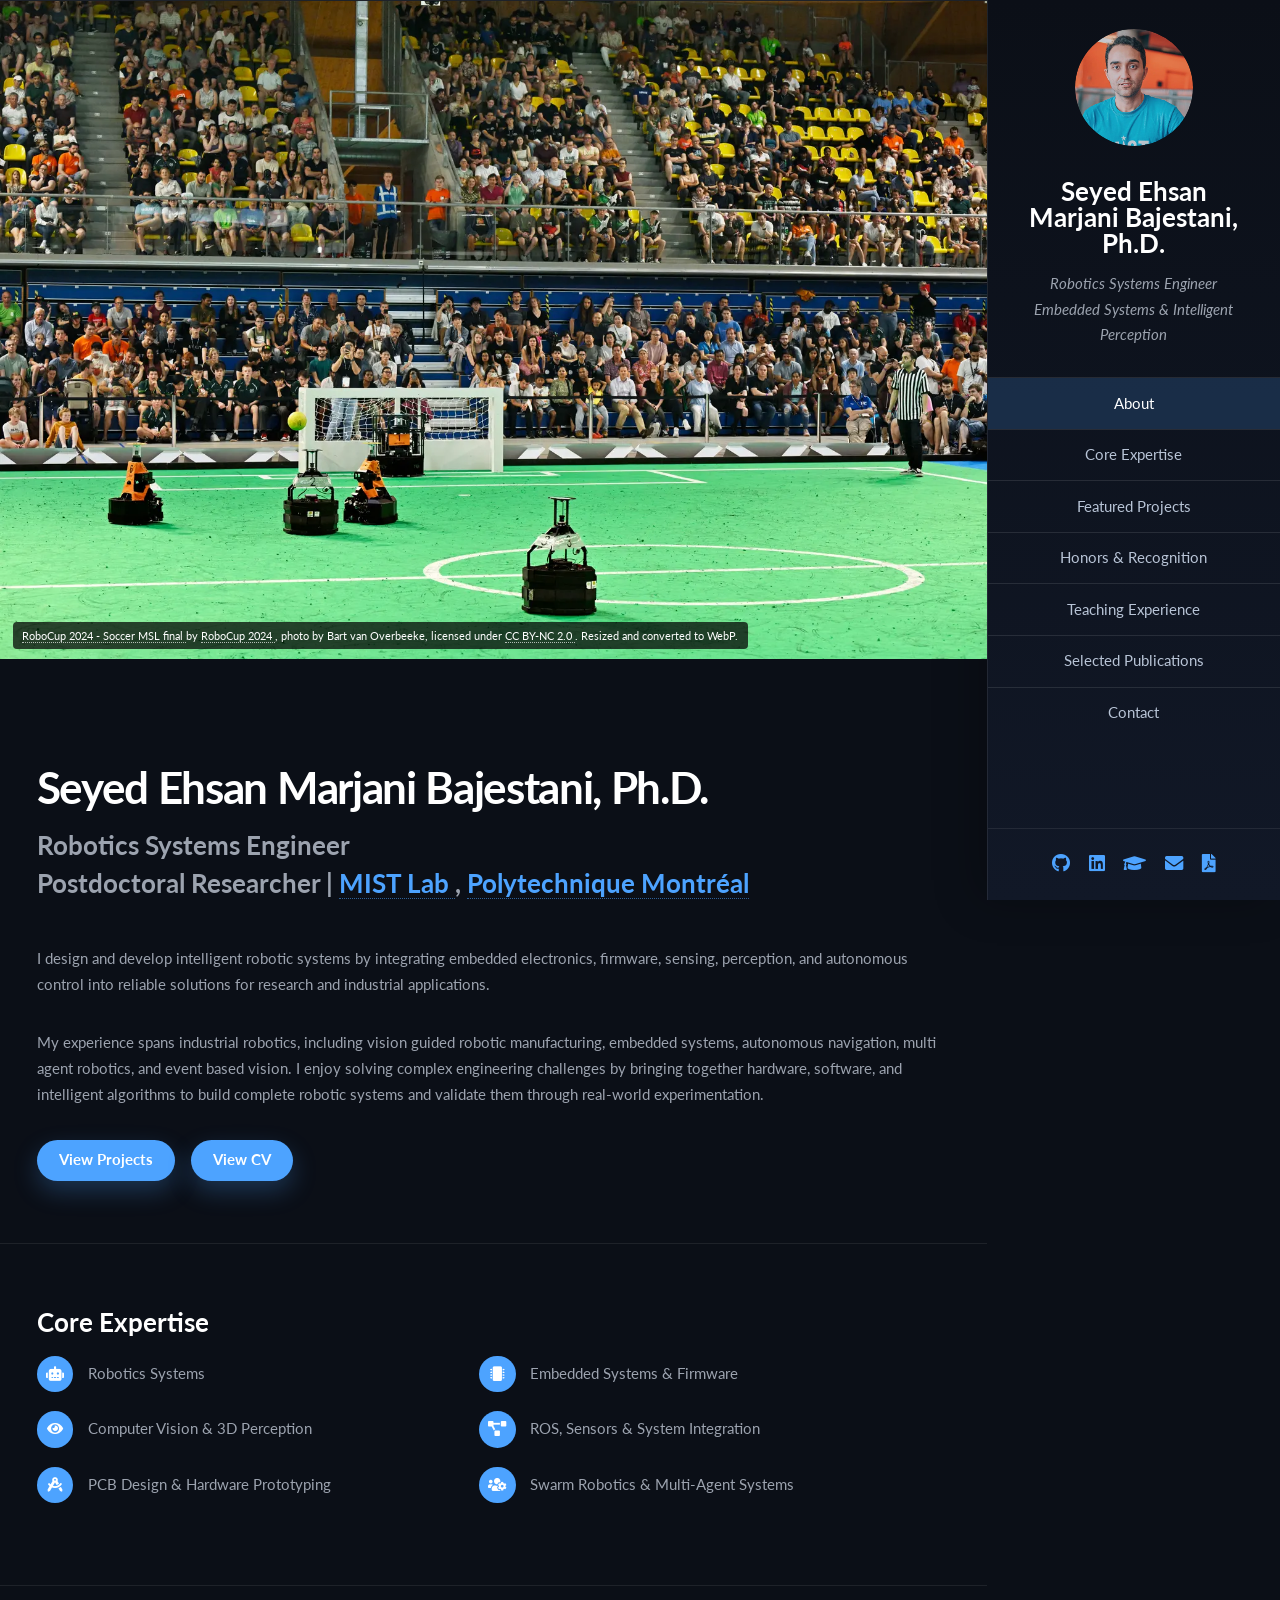
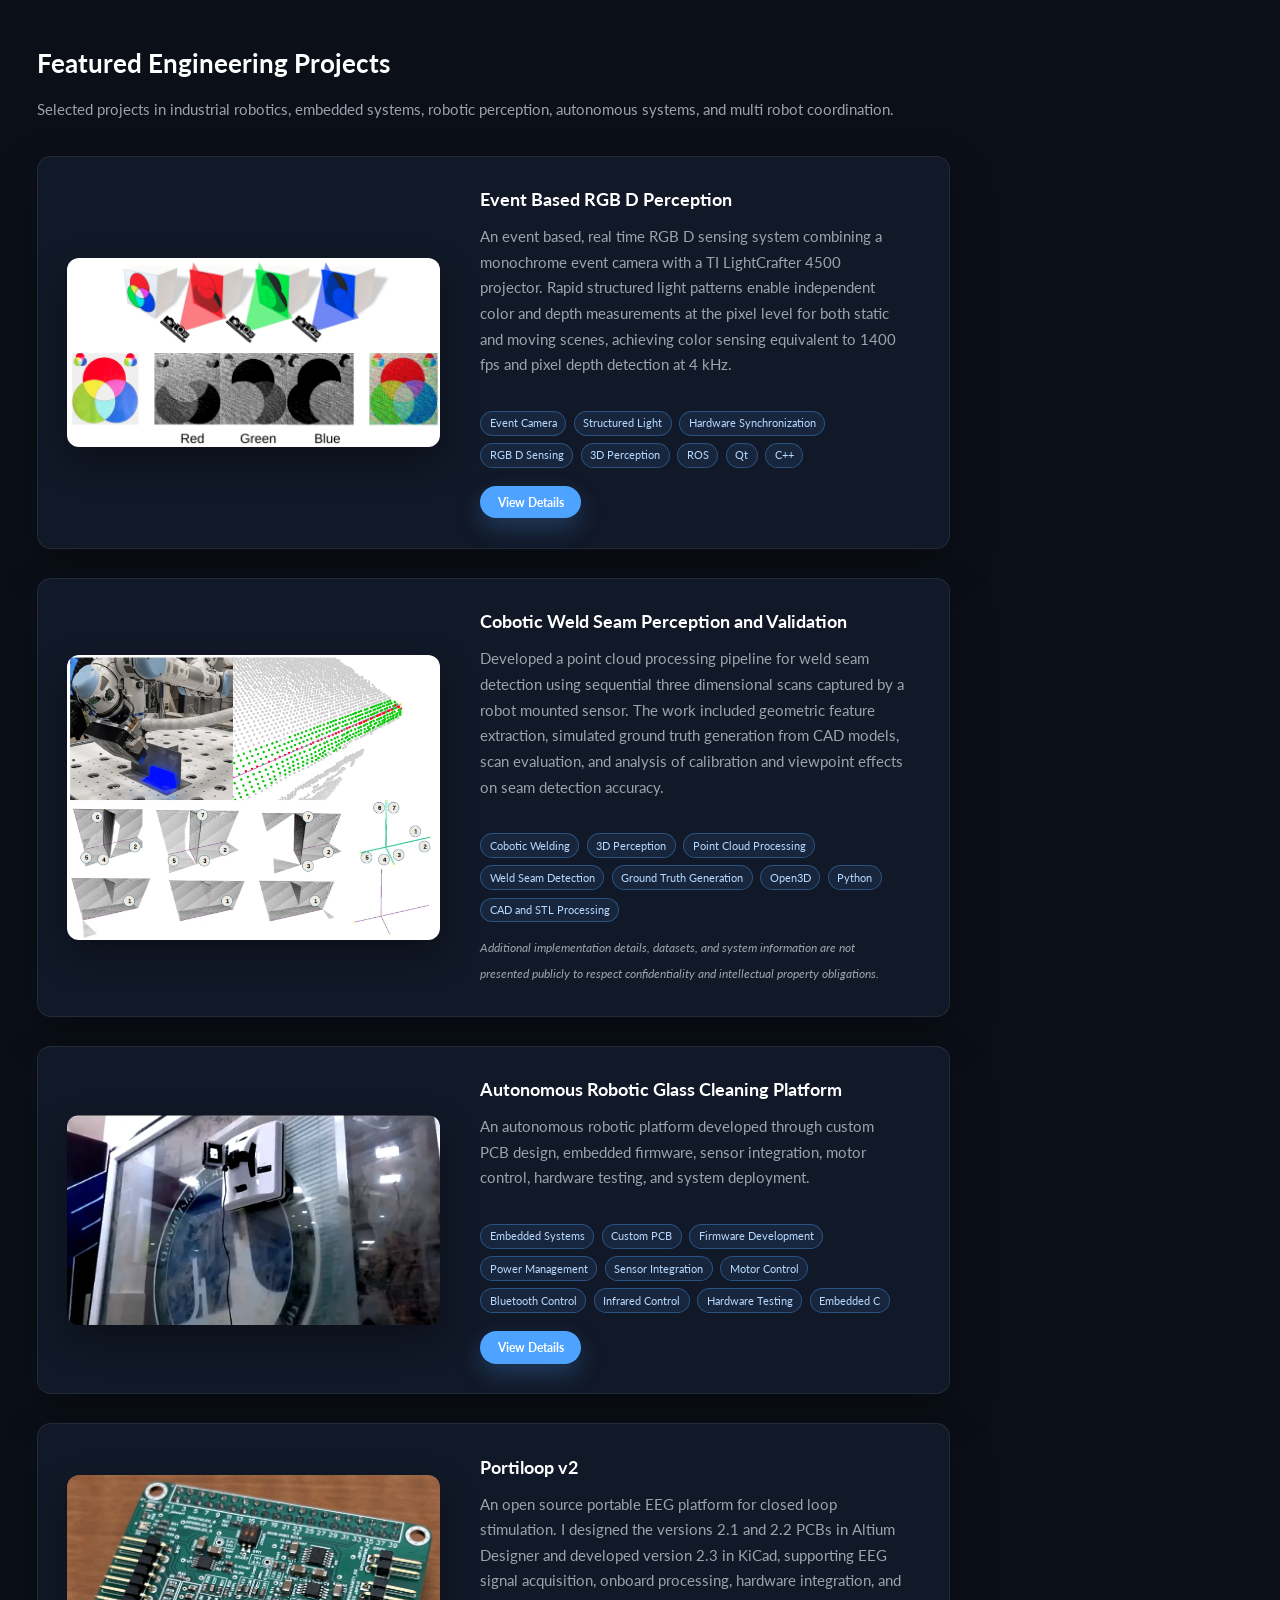
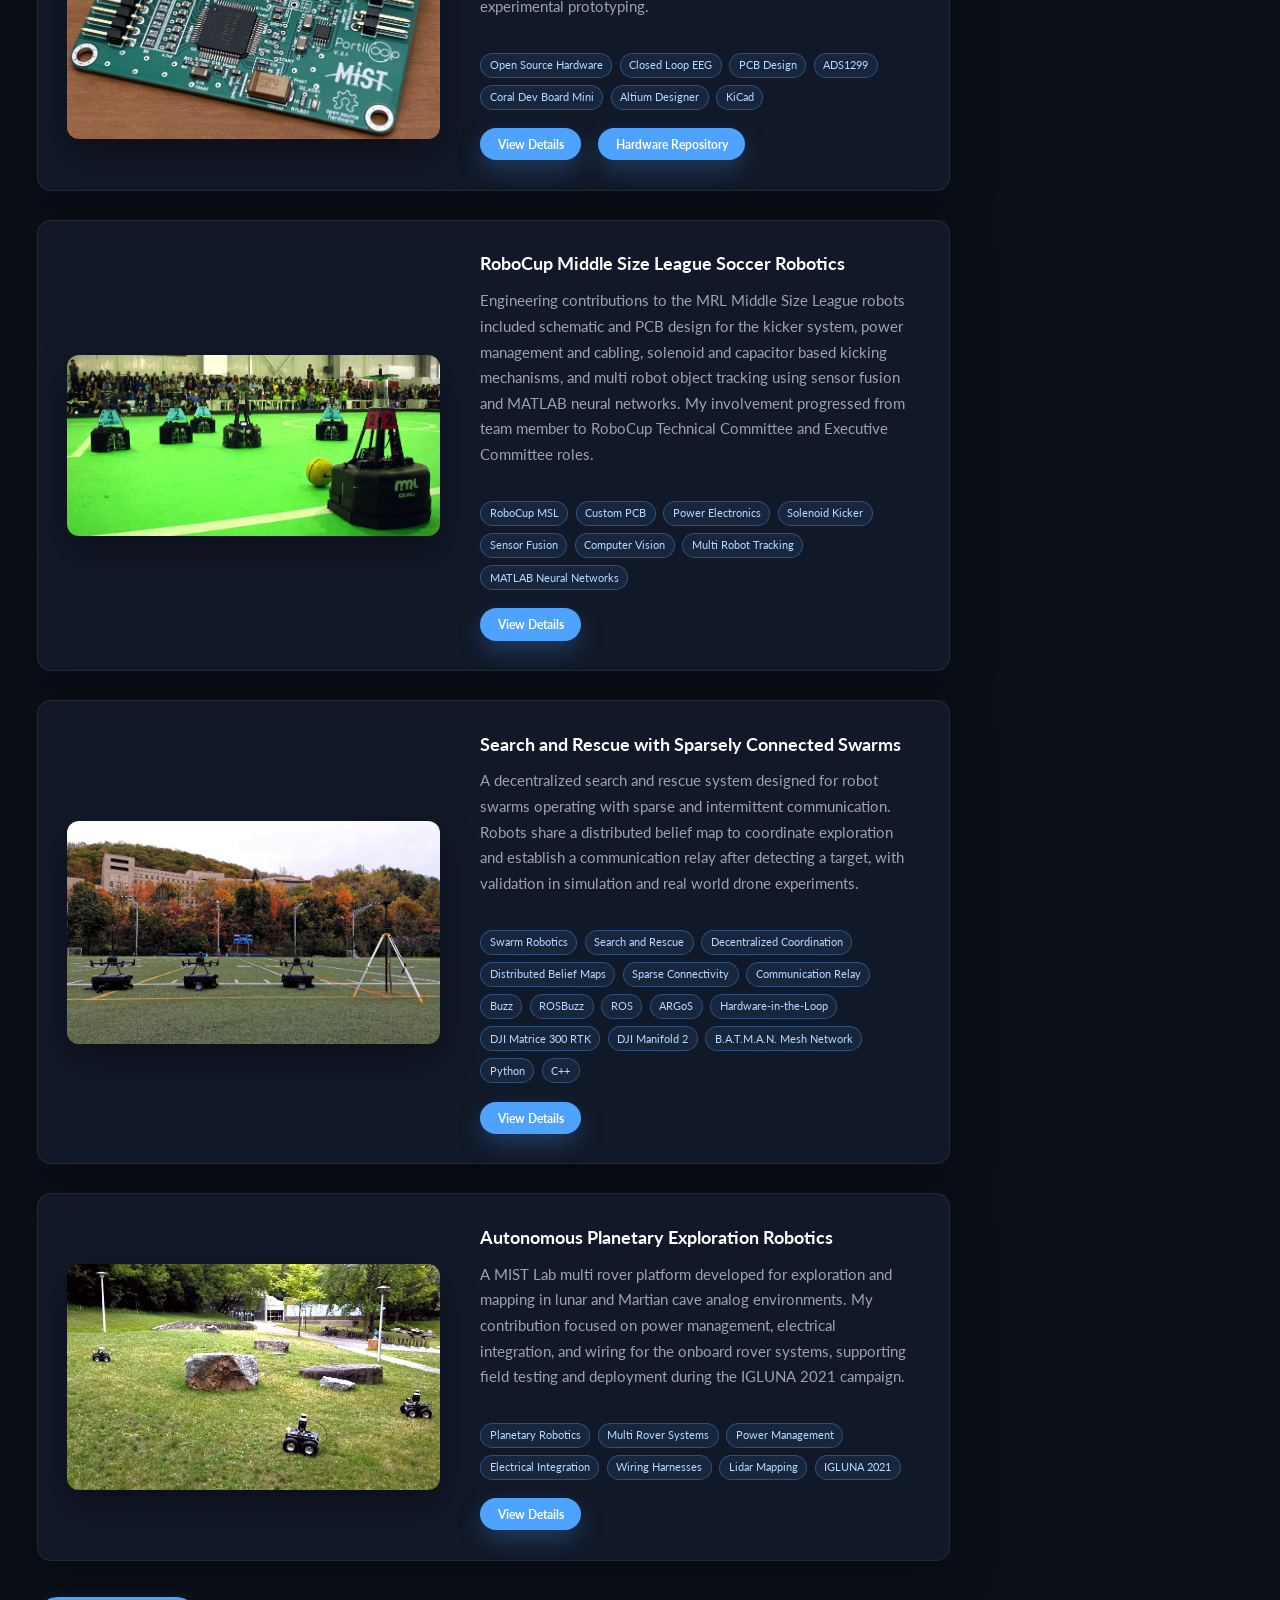
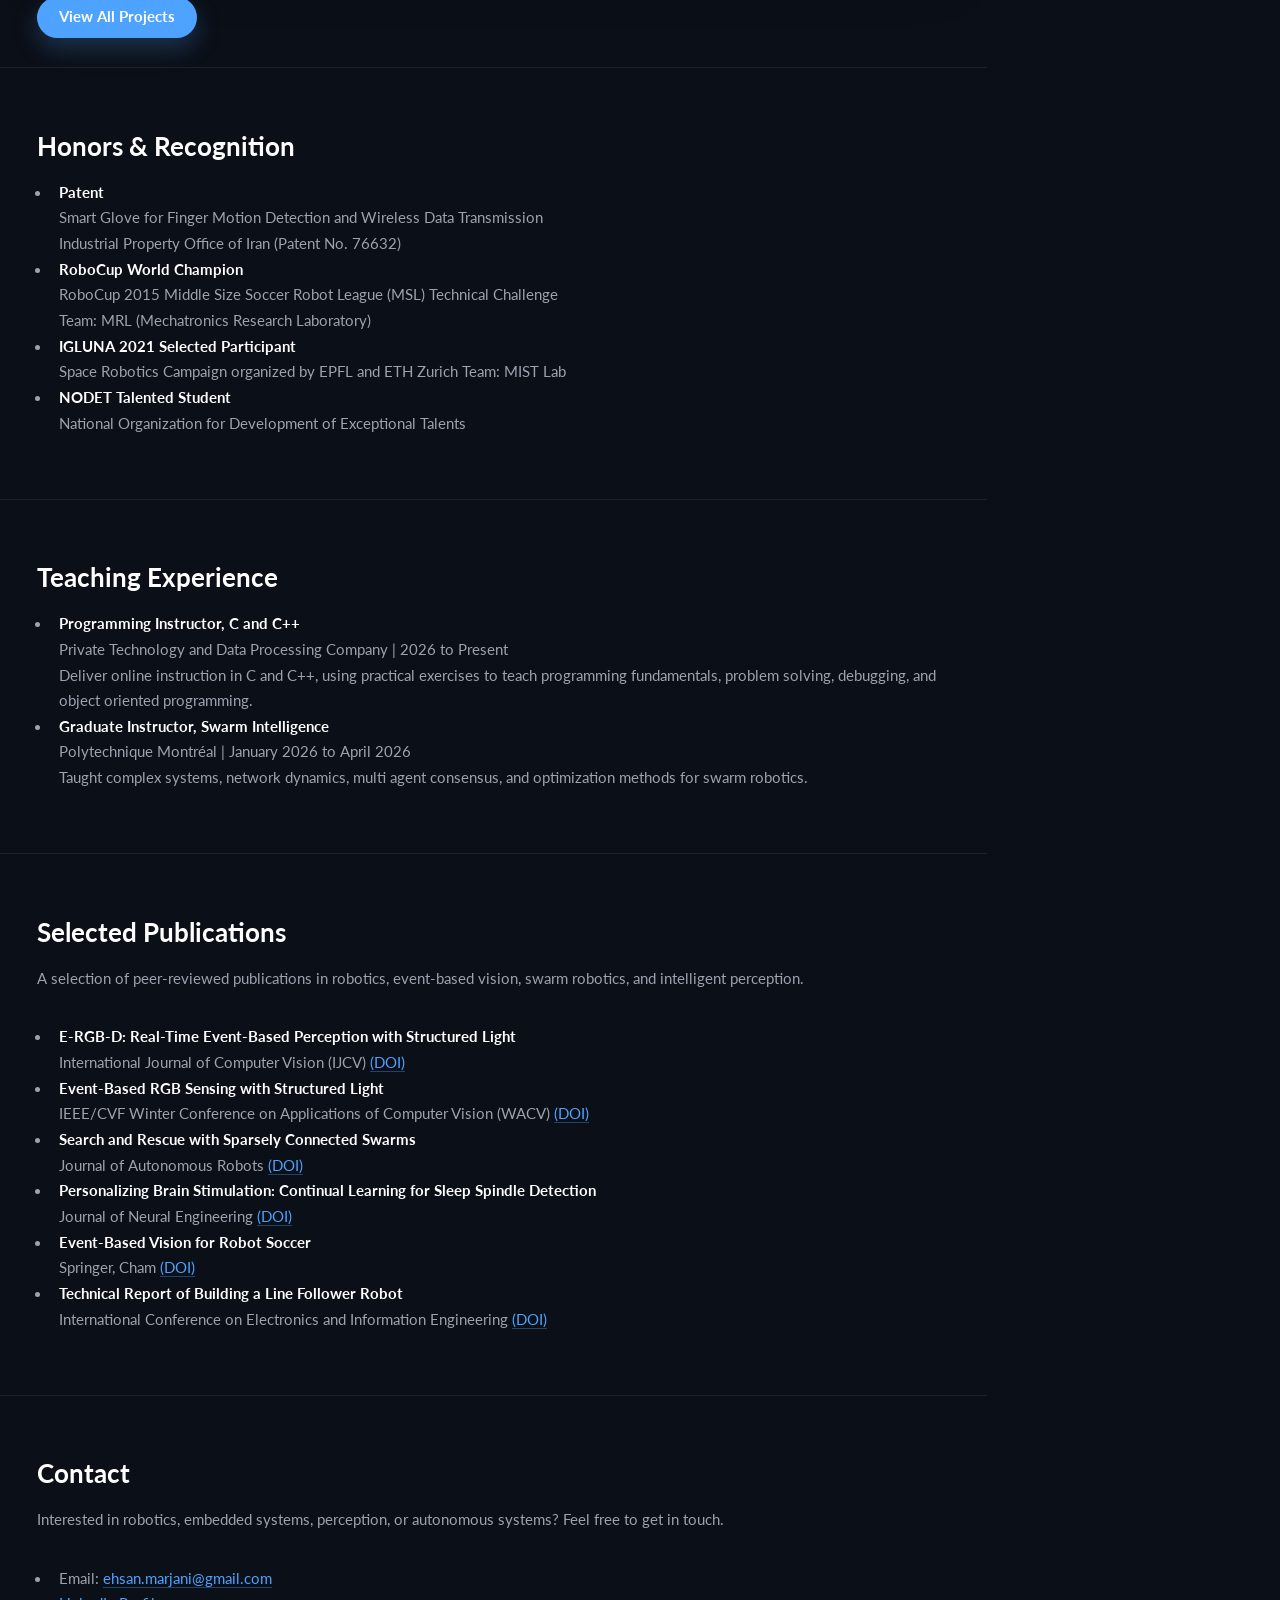
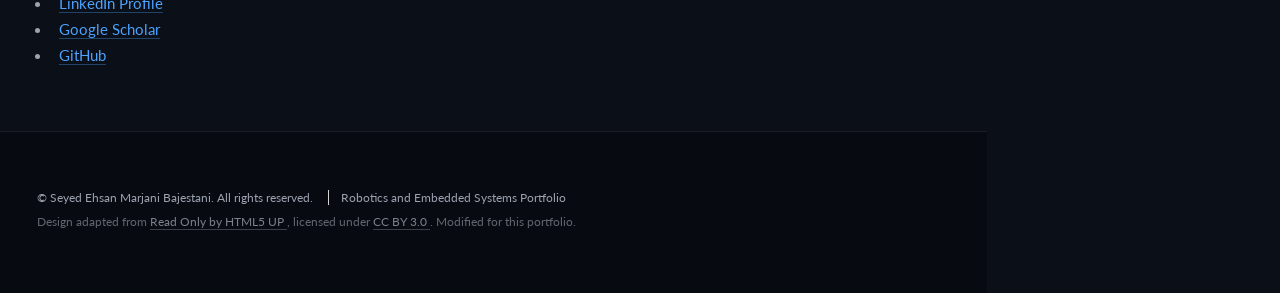
<file: index.html>
<!DOCTYPE HTML>
<!--
	Read Only by HTML5 UP
	html5up.net | @ajlkn
	Free for personal and commercial use under the CCA 3.0 license (html5up.net/license)
-->
<html lang="en">
	<head>
		<title>Seyed Ehsan Marjani Bajestani, Ph.D. | Robotics Systems Engineer</title>

		<meta charset="utf-8">

		<meta
			name="viewport"
			content="width=device-width, initial-scale=1">

		<meta
			name="description"
			content="Robotics systems engineering portfolio featuring embedded systems, custom electronics, intelligent perception, autonomous systems, event based vision, and multi robot robotics projects.">

		<link rel="stylesheet" href="assets/css/main.css">
		<link rel="stylesheet" href="assets/css/custom.css">
	</head>
	<body class="is-preload">

		<!-- Header -->
			<section id="header">
				<header>
    				<span class="image avatar">
        				<img src="images/profile.webp" alt="Seyed Ehsan Marjani Bajestani, Ph.D." />
    				</span>
    				<h1 id="logo">
						<a href="#">
							Seyed&nbsp;Ehsan <span class="sidebar-name-break"><br></span><span class="mobile-name-space"></span>Marjani&nbsp;Bajestani, Ph.D.
						</a>
					</h1>
					<p>
						Robotics Systems Engineer<br>
						Embedded Systems &amp; Intelligent Perception
					</p>
				</header>

				<nav id="nav">
    				<ul>
						<li><a href="#one" class="active">About</a></li>
						<li><a href="#two">Core Expertise</a></li>
						<li><a href="#three">Featured Projects</a></li>
						<li><a href="#four">Honors &amp; Recognition</a></li>
						<li><a href="#five">Teaching Experience</a></li>
						<li><a href="#six">Selected Publications</a></li>
						<li><a href="#seven">Contact</a></li>
    				</ul>
				</nav>
				<footer>
    				<ul class="icons">
        				<li><a href="https://github.com/emarjani" class="icon brands fa-github"><span class="label">GitHub</span></a></li>
        				<li><a href="https://www.linkedin.com/in/seyed-ehsan-marjani-bajestani/" class="icon brands fa-linkedin"><span class="label">LinkedIn</span></a></li>
        				<li><a href="https://scholar.google.ca/citations?user=4OsTRVIAAAAJ&amp;hl=en" class="icon solid fa-graduation-cap"><span class="label">Google Scholar</span></a></li>
        				<li><a href="mailto:ehsan.marjani@gmail.com" class="icon solid fa-envelope"><span class="label">Email</span></a></li>
        				<li><a href="pdf/CV.pdf" target="_blank" rel="noopener noreferrer" class="icon solid fa-file-pdf"><span class="label">CV</span></a></li>
    				</ul>
				</footer>
			</section>

		<!-- Wrapper -->
			<div id="wrapper">

				<!-- Main -->
					<div id="main">

						<!-- One -->
						<section id="one">
							<div class="image main hero-image">
								<picture>
									<source
										type="image/webp"
										srcset="
											images/banner-1600.webp 1600w,
											images/banner-2560.webp 2560w
										"
										sizes="100vw">

									<img
										src="images/banner-2560.webp"
										alt="RoboCup 2024 Middle Size League soccer final"
										width="2560"
										height="1707"
										fetchpriority="high">
								</picture>

								<div class="image-credit">
									<a
										href="https://www.flickr.com/photos/robocup2024/53873465893"
										target="_blank"
										rel="noopener noreferrer">
										RoboCup 2024 - Soccer MSL final
									</a>
									by
									<a
										href="https://www.flickr.com/photos/robocup2024/"
										target="_blank"
										rel="noopener noreferrer">
										RoboCup 2024
									</a>,
									photo by Bart van Overbeeke,
									licensed under
									<a
										href="https://creativecommons.org/licenses/by-nc/2.0/"
										target="_blank"
										rel="license noopener noreferrer">
										CC BY-NC 2.0
									</a>.
									Resized and converted to WebP.
								</div>

							</div>

							<div class="container">

								<header class="major">

									<h2>Seyed&nbsp;Ehsan Marjani&nbsp;Bajestani, Ph.D.</h2>

									<p>
										Robotics Systems Engineer<br>
										Postdoctoral Researcher |
										<a
											href="https://mistlab.ca/people/ehsan-marjani/"
											target="_blank"
											rel="noopener noreferrer">
											MIST&nbsp;Lab
										</a>,
										<a
											href="https://www.polymtl.ca/"
											target="_blank"
											rel="noopener noreferrer">
											Polytechnique&nbsp;Montréal
										</a>
									</p>

								</header>

								<p>
									I design and develop intelligent robotic systems by integrating embedded
									electronics, firmware, sensing, perception, and autonomous control into
									reliable solutions for research and industrial applications.
								</p>

								<p>
									My experience spans industrial robotics, including vision guided robotic
									manufacturing, embedded systems, autonomous navigation, multi agent robotics,
									and event based vision. I enjoy solving
									complex engineering challenges by bringing together hardware, software,
									and intelligent algorithms to build complete robotic systems and validate
									them through real-world experimentation.
								</p>

								<ul class="actions">

									<li>
										<a href="#three" class="button primary">
											View Projects
										</a>
									</li>

									<li>
										<a href="pdf/CV.pdf" target="_blank" rel="noopener noreferrer" class="button">
											View CV
										</a>
									</li>

								</ul>

							</div>

						</section>


						<!-- Two -->
						<section id="two">
							<div class="container">

								<h3>Core Expertise</h3>

								<ul class="feature-icons">

									<li class="icon solid fa-robot">
										Robotics Systems
									</li>

									<li class="icon solid fa-microchip">
										Embedded Systems &amp; Firmware
									</li>

									<li class="icon solid fa-eye">
										Computer Vision &amp; 3D Perception
									</li>

									<li class="icon solid fa-project-diagram">
										ROS, Sensors &amp; System Integration
									</li>

									<li class="icon solid fa-drafting-compass">
										PCB Design &amp; Hardware Prototyping
									</li>

									<li class="icon solid fa-users-cog">
										Swarm Robotics &amp; Multi-Agent Systems
									</li>

								</ul>

							</div>
						</section>

						<!-- Three -->
						<section id="three">
							<div class="container">

								<h3>Featured Engineering Projects</h3>

								<p>
									Selected projects in industrial robotics, embedded systems, robotic
									perception, autonomous systems, and multi robot coordination.
								</p>

								<div class="features">

									<article>
										<a href="projects/event-rgbd.html" class="image">
											<img src="images/event-rgbd/ergbd.webp"
												alt="Event Based RGB D Perception">
										</a>

										<div class="inner">
											<h4>
												<a href="projects/event-rgbd.html">
													Event Based RGB D Perception
												</a>
											</h4>

											<p>
												An event based, real time RGB D sensing system combining a monochrome
												event camera with a TI LightCrafter 4500 projector. Rapid structured
												light patterns enable independent color and depth measurements at the
												pixel level for both static and moving scenes, achieving color sensing
												equivalent to 1400 fps and pixel depth detection at 4 kHz.
											</p>

											<div class="technology-tags">
												<span>Event Camera</span>
												<span>Structured Light</span>
												<span>Hardware Synchronization</span>
												<span>RGB D Sensing</span>
												<span>3D Perception</span>
												<span>ROS</span>
												<span>Qt</span>
												<span>C++</span>
											</div>
											<ul class="actions project-card-actions">
												<li>
													<a href="projects/event-rgbd.html" class="button small">
														View Details
													</a>
												</li>
											</ul>
										</div>
									</article>

									<article class="restricted-project-card">

										<span class="image">
											<img
												src="images/welding/weld-seam-perception.webp"
												alt="Point cloud visualization for robotic weld seam perception and validation"
												loading="lazy">
										</span>

										<div class="inner">

											<h4>
												Cobotic Weld Seam Perception and Validation
											</h4>

											<p>
												Developed a point cloud processing pipeline for weld seam detection
												using sequential three dimensional scans captured by a robot mounted
												sensor. The work included geometric feature extraction, simulated
												ground truth generation from CAD models, scan evaluation, and analysis
												of calibration and viewpoint effects on seam detection accuracy.
											</p>

											<div class="technology-tags">
												<span>Cobotic Welding</span>
												<span>3D Perception</span>
												<span>Point Cloud Processing</span>
												<span>Weld Seam Detection</span>
												<span>Ground Truth Generation</span>
												<span>Open3D</span>
												<span>Python</span>
												<span>CAD and STL Processing</span>
											</div>

											<p class="confidentiality-note">
												Additional implementation details, datasets, and system information
												are not presented publicly to respect confidentiality and intellectual
												property obligations.
											</p>

										</div>

									</article>


									<article>
										<a href="projects/glass-cleaner.html" class="image">
											<img src="images/glass-cleaner/glass_cleaner.webp"
												alt="Autonomous Robotic Glass Cleaning Platform">
										</a>

										<div class="inner">
											<h4>
												<a href="projects/glass-cleaner.html">
													Autonomous Robotic Glass Cleaning Platform
												</a>
											</h4>

											<p>
												An autonomous robotic platform developed through custom
												PCB design, embedded firmware, sensor integration,
												motor control, hardware testing, and system deployment.
											</p>

											<div class="technology-tags">
												<span>Embedded Systems</span>
												<span>Custom PCB</span>
												<span>Firmware Development</span>
												<span>Power Management</span>
												<span>Sensor Integration</span>
												<span>Motor Control</span>
												<span>Bluetooth Control</span>
												<span>Infrared Control</span>
												<span>Hardware Testing</span>
												<span>Embedded C</span>
											</div>
											<ul class="actions project-card-actions">
												<li>
													<a href="projects/glass-cleaner.html" class="button small">
														View Details
													</a>
												</li>
											</ul>
										</div>
									</article>

									<article>
										<a href="projects/portiloop.html" class="image">
											<img src="images/portiloop/portiloop.webp"
												alt="Portiloop v2 Open Source EEG Hardware">
										</a>

										<div class="inner">
											<h4>
												<a href="projects/portiloop.html">
													Portiloop v2
												</a>
											</h4>

											<p>
												An open source portable EEG platform for closed loop stimulation.
												I designed the versions 2.1 and 2.2 PCBs in Altium Designer and developed
												version 2.3 in KiCad, supporting EEG signal acquisition, onboard
												processing, hardware integration, and experimental prototyping.
											</p>

											<div class="technology-tags">
												<span>Open Source Hardware</span>
												<span>Closed Loop EEG</span>
												<span>PCB Design</span>
												<span>ADS1299</span>
												<span>Coral Dev Board Mini</span>
												<span>Altium Designer</span>
												<span>KiCad</span>
											</div>

											<ul class="actions project-card-actions">
												<li>
													<a href="projects/portiloop.html" class="button small">
														View Details
													</a>
												</li>

												<li>
													<a
														href="https://github.com/Portiloop/portiloop-hardware"
														target="_blank"
														rel="noopener noreferrer"
														class="button small">
														Hardware Repository
													</a>
												</li>
											</ul>
										</div>
									</article>

									<article>
										<a href="projects/robocup-msl.html" class="image">
											<img src="images/robocup-msl/robocup_mrl.webp"
												alt="RoboCup Middle Size League soccer robotics">
										</a>

										<div class="inner">
											<h4>
												<a href="projects/robocup-msl.html">
													RoboCup Middle Size League Soccer Robotics
												</a>
											</h4>

											<p>
												Engineering contributions to the MRL Middle Size League robots
												included schematic and PCB design for the kicker system, power
												management and cabling, solenoid and capacitor based kicking
												mechanisms, and multi robot object tracking using sensor fusion
												and MATLAB neural networks. My involvement progressed from team
												member to RoboCup Technical Committee and Executive Committee roles.
											</p>

											<div class="technology-tags">
												<span>RoboCup MSL</span>
												<span>Custom PCB</span>
												<span>Power Electronics</span>
												<span>Solenoid Kicker</span>
												<span>Sensor Fusion</span>
												<span>Computer Vision</span>
												<span>Multi Robot Tracking</span>
												<span>MATLAB Neural Networks</span>
											</div>
											<ul class="actions project-card-actions">
												<li>
													<a href="projects/robocup-msl.html" class="button small">
														View Details
													</a>
												</li>
											</ul>
										</div>
									</article>

									<article>
										<a href="projects/swarm-search-rescue.html" class="image">
											<img src="images/swarm-search-rescue/swarm_search_rescue.webp"
												alt="Search and Rescue with Sparsely Connected Swarms">
										</a>

										<div class="inner">
											<h4>
												<a href="projects/swarm-search-rescue.html">
													Search and Rescue with Sparsely Connected Swarms
												</a>
											</h4>

											<p>
												A decentralized search and rescue system designed for robot swarms
												operating with sparse and intermittent communication. Robots share
												a distributed belief map to coordinate exploration and establish
												a communication relay after detecting a target, with validation in
												simulation and real world drone experiments.
											</p>

											<div class="technology-tags">
												<span>Swarm Robotics</span>
												<span>Search and Rescue</span>
												<span>Decentralized Coordination</span>
												<span>Distributed Belief Maps</span>
												<span>Sparse Connectivity</span>
												<span>Communication Relay</span>
												<span>Buzz</span>
												<span>ROSBuzz</span>
												<span>ROS</span>
												<span>ARGoS</span>
												<span>Hardware-in-the-Loop</span>
												<span>DJI Matrice 300 RTK</span>
												<span>DJI Manifold 2</span>
												<span>B.A.T.M.A.N. Mesh Network</span>
												<span>Python</span>
												<span>C++</span>
											</div>
											<ul class="actions project-card-actions">
												<li>
													<a href="projects/swarm-search-rescue.html" class="button small">
														View Details
													</a>
												</li>
											</ul>
										</div>
									</article>

									<article>
										<a href="projects/planetary-exploration.html" class="image">
											<img src="images/planetary-exploration/igluna.webp"
												alt="Autonomous Planetary Exploration Robotics">
										</a>

										<div class="inner">
											<h4>
												<a href="projects/planetary-exploration.html">
													Autonomous Planetary Exploration Robotics
												</a>
											</h4>

											<p>
												A MIST Lab multi rover platform developed for exploration and
												mapping in lunar and Martian cave analog environments. My
												contribution focused on power management, electrical integration,
												and wiring for the onboard rover systems, supporting field testing
												and deployment during the IGLUNA 2021 campaign.
											</p>

											<div class="technology-tags">
												<span>Planetary Robotics</span>
												<span>Multi Rover Systems</span>
												<span>Power Management</span>
												<span>Electrical Integration</span>
												<span>Wiring Harnesses</span>
												<span>Lidar Mapping</span>
												<span>IGLUNA 2021</span>
											</div>
											<ul class="actions project-card-actions">
												<li>
													<a href="projects/planetary-exploration.html" class="button small">
														View Details
													</a>
												</li>
											</ul>
										</div>
									</article>

								</div>

								<ul class="actions all-projects-action">
									<li>
										<a href="projects/index.html" class="button">
											View All Projects
										</a>
									</li>
								</ul>

							</div>
						</section>

						<!-- Four -->
							<section id="four">
								<div class="container">
        							<h3>Honors &amp; Recognition</h3>

        							<ul>
										<li>
											<strong>Patent</strong><br>
											Smart Glove for Finger Motion Detection and Wireless Data Transmission<br>
											Industrial Property Office of Iran (Patent No. 76632)
										</li>

	            						<li>
											<strong>RoboCup World Champion</strong><br>
											RoboCup 2015 Middle Size Soccer Robot League (MSL) Technical Challenge<br>
											Team: MRL (Mechatronics Research Laboratory)
										</li>

            							<li>
	                						<strong>IGLUNA 2021 Selected Participant</strong><br>
                							Space Robotics Campaign organized by EPFL and ETH Zurich
											Team: MIST Lab
            							</li>

            							<li>
	                						<strong>NODET Talented Student</strong><br>
                							National Organization for Development of Exceptional Talents
            							</li>

        							</ul>
    							</div>
    							
							</section>

							<!-- Five -->
							<section id="five">
								<div class="container">

									<h3>Teaching Experience</h3>

									<ul>

										<li>
											<strong>Programming Instructor, C and C++</strong><br>
											Private Technology and Data Processing Company
											<span> | 2026 to Present</span><br>
											Deliver online instruction in C and C++, using practical
											exercises to teach programming fundamentals, problem solving,
											debugging, and object oriented programming.
										</li>

										<li>
											<strong>Graduate Instructor, Swarm Intelligence</strong><br>
											Polytechnique Montréal
											<span> | January 2026 to April 2026</span><br>
											Taught complex systems, network dynamics, multi agent
											consensus, and optimization methods for swarm robotics.
										</li>

									</ul>

								</div>
    							
							</section>
							
							<!-- Six -->
							<section id="six">
								<div class="container">
        							<h3>Selected Publications</h3>

        							<p>
            							A selection of peer-reviewed publications in robotics, event-based vision,
            							swarm robotics, and intelligent perception.
        							</p>

        							<ul>
										<li>
                							<strong>E-RGB-D: Real-Time Event-Based Perception with Structured Light</strong><br>
                							International Journal of Computer Vision (IJCV)
											<a href="https://doi.org/10.1007/s11263-026-03001-z" target="_blank">(DOI)</a>
            							</li>

            							<li>
                							<strong>Event-Based RGB Sensing with Structured Light</strong><br>
                							IEEE/CVF Winter Conference on Applications of Computer Vision (WACV)
											<a href="https://doi.org/10.1109/WACV56688.2023.00542" target="_blank">(DOI)</a>
            							</li>

            							<li>
                							<strong>Search and Rescue with Sparsely Connected Swarms</strong><br>
                							Journal of Autonomous Robots
											<a href="https://doi.org/10.1007/s10514-022-10080-7" target="_blank">(DOI)</a>
            							</li>

            							<li>
                							<strong>Personalizing Brain Stimulation: Continual Learning for Sleep Spindle Detection</strong><br>
                							Journal of Neural Engineering
											<a href="https://doi.org/10.1088/1741-2552/adebb1" target="_blank">(DOI)</a>
            							</li>

            							<li>
                							<strong>Event-Based Vision for Robot Soccer</strong><br>
                							Springer, Cham
											<a href="https://doi.org/10.1007/978-3-031-85859-8_26" target="_blank">(DOI)</a>
            							</li>

										<li>
                							<strong>Technical Report of Building a Line Follower Robot</strong><br>
                							International Conference on Electronics and Information Engineering
											<a href="https://doi.org/10.1109/ICEIE.2010.5559826" target="_blank">(DOI)</a>
            							</li>
        							</ul>
    							</div>

							</section>

							<!-- Seven -->
							<section id="seven">
								<div class="container">

									<h3>Contact</h3>

									<p>
									Interested in robotics, embedded systems, perception, or autonomous systems?
									Feel free to get in touch.
									</p>

									<ul>
										<li>Email: <a href="mailto:ehsan.marjani@gmail.com">ehsan.marjani@gmail.com</a></li>
										<li><a href="https://www.linkedin.com/in/seyed-ehsan-marjani-bajestani/" target="_blank">LinkedIn Profile</a></li>
										<li><a href="https://scholar.google.ca/citations?user=4OsTRVIAAAAJ&amp;hl=en" target="_blank">Google Scholar</a></li>
										<li><a href="https://github.com/emarjani" target="_blank">GitHub</a></li>
									</ul>

								</div>
							</section>
						
					</div>

				<!-- Footer -->
					<section id="footer">

						<div class="container">

							<ul class="copyright">

								<li>
									&copy; Seyed Ehsan Marjani Bajestani. All rights reserved.
								</li>

								<li>
									Robotics and Embedded Systems Portfolio
								</li>

								<li class="template-credit">
									Design adapted from
									<a
										href="https://html5up.net/read-only"
										target="_blank"
										rel="noopener noreferrer">
										Read Only by HTML5 UP
									</a>,
									licensed under
									<a
										href="https://creativecommons.org/licenses/by/3.0/"
										target="_blank"
										rel="license noopener noreferrer">
										CC BY 3.0
									</a>.
									Modified for this portfolio.
								</li>

							</ul>

						</div>

					</section>

			</div>

		<!-- Scripts -->
			<script src="assets/js/jquery.min.js"></script>
			<script src="assets/js/jquery.scrollex.min.js"></script>
			<script src="assets/js/jquery.scrolly.min.js"></script>
			<script src="assets/js/browser.min.js"></script>
			<script src="assets/js/breakpoints.min.js"></script>
			<script src="assets/js/util.js"></script>
			<script src="assets/js/main.js"></script>
			<script src="assets/js/custom.js"></script>

	</body>
</html>
</file>
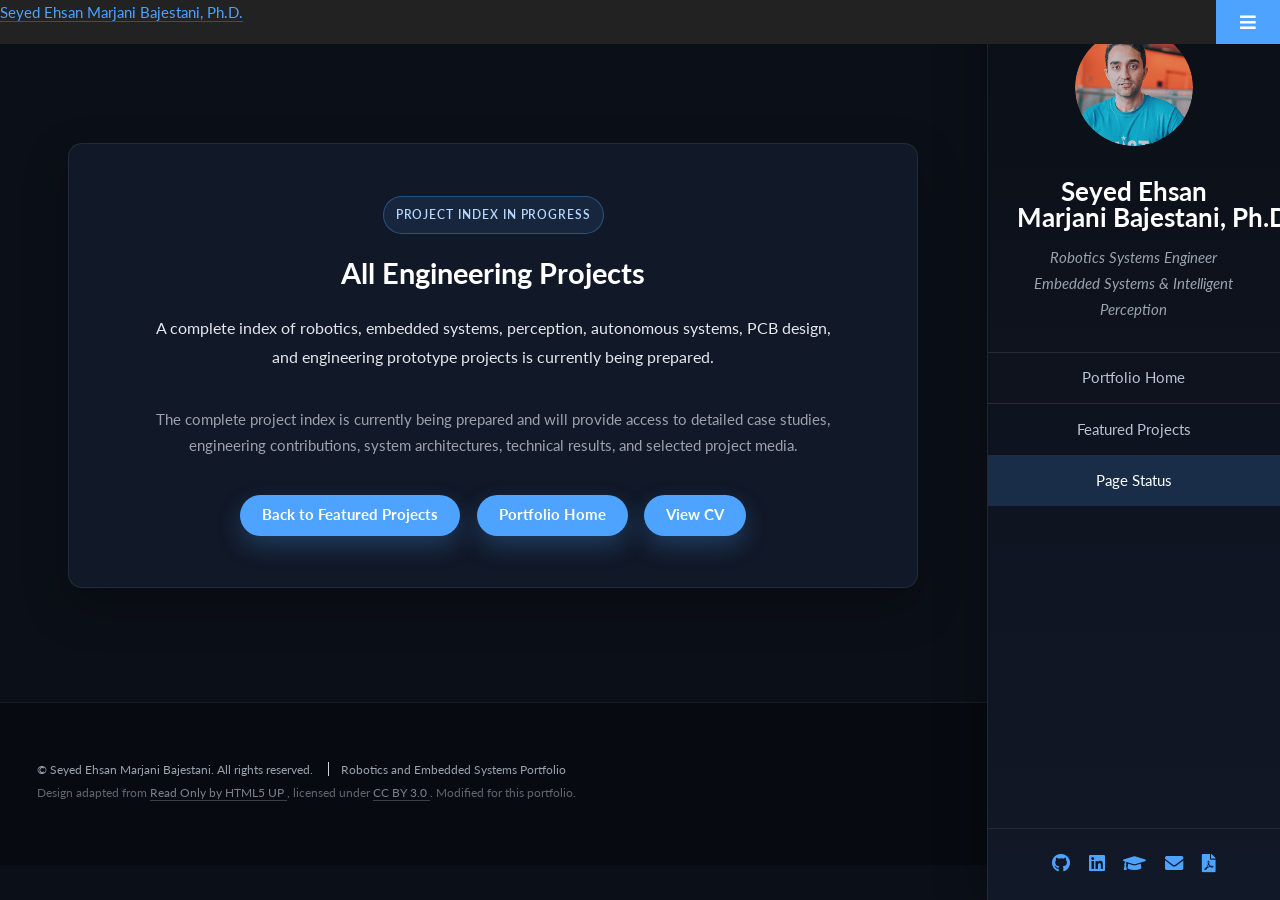
<file: projects/index.html>
<!DOCTYPE HTML>
<html lang="en">

<head>
    <title>All Engineering Projects | Seyed Ehsan Marjani Bajestani</title>

    <meta charset="utf-8">

    <meta
        name="viewport"
        content="width=device-width, initial-scale=1">

    <meta
        name="description"
        content="All Engineering Projects. This engineering project page is currently being prepared.">

    <meta
        name="robots"
        content="noindex, follow">

    <link rel="stylesheet" href="../assets/css/main.css">
    <link rel="stylesheet" href="../assets/css/custom.css">
</head>

<body class="is-preload project-page">

    <!-- Header -->
    <section id="header">

        <header>

            <span class="image avatar">
                <img
                    src="../images/profile.webp"
                    alt="Seyed Ehsan Marjani Bajestani">
            </span>

            <h1 id="logo">
                <a href="../index.html">
                    Seyed Ehsan
                    <span class="sidebar-name-break"><br></span>
                    <span class="mobile-name-space"> </span>
                    Marjani&nbsp;Bajestani,&nbsp;Ph.D.
                </a>
            </h1>

            <p>
                Robotics Systems Engineer<br>
                Embedded Systems &amp; Intelligent Perception
            </p>

        </header>

        <nav id="nav">
            <ul>

                <li>
                    <a href="../index.html">
                        Portfolio Home
                    </a>
                </li>

                <li>
                    <a href="../index.html#three">
                        Featured Projects
                    </a>
                </li>

                <li>
                    <a href="#status" class="active">
                        Page Status
                    </a>
                </li>

            </ul>
        </nav>

        <footer>
            <ul class="icons">

                <li>
                    <a
                        href="https://github.com/emarjani"
                        target="_blank"
                        rel="noopener noreferrer"
                        class="icon brands fa-github">

                        <span class="label">GitHub</span>
                    </a>
                </li>

                <li>
                    <a
                        href="https://www.linkedin.com/in/seyed-ehsan-marjani-bajestani/"
                        target="_blank"
                        rel="noopener noreferrer"
                        class="icon brands fa-linkedin">

                        <span class="label">LinkedIn</span>
                    </a>
                </li>

                <li>
                    <a
                        href="https://scholar.google.ca/citations?user=4OsTRVIAAAAJ&amp;hl=en"
                        target="_blank"
                        rel="noopener noreferrer"
                        class="icon solid fa-graduation-cap">

                        <span class="label">Google Scholar</span>
                    </a>
                </li>

                <li>
                    <a
                        href="mailto:ehsan.marjani@gmail.com"
                        class="icon solid fa-envelope">

                        <span class="label">Email</span>
                    </a>
                </li>

                <li>
                    <a
                        href="../pdf/CV.pdf"
                        target="_blank"
                        rel="noopener noreferrer"
                        class="icon solid fa-file-pdf">

                        <span class="label">CV</span>
                    </a>
                </li>

            </ul>
        </footer>

    </section>


    <!-- Wrapper -->
    <div id="wrapper">

        <!-- Main -->
        <div id="main">

            <section
                id="status"
                class="project-placeholder-section">

                <div class="container">

                    <div class="project-placeholder-card">

                        <span class="project-status-label">
                            Project Index in Progress
                        </span>

                        <h2>All Engineering Projects</h2>

                        <p class="project-placeholder-introduction">
                            A complete index of robotics, embedded systems, perception, autonomous systems, PCB design, and engineering prototype projects is currently being prepared.
                        </p>

                        <p>
                            The complete project index is currently being prepared
                            and will provide access to detailed case studies, engineering
                            contributions, system architectures, technical results, and
                            selected project media.
                        </p>

                        <ul class="actions project-placeholder-actions">

                            <li>
                                <a
                                    href="../index.html#three"
                                    class="button primary">

                                    Back to Featured Projects
                                </a>
                            </li>

                            <li>
                                <a
                                    href="../index.html"
                                    class="button">

                                    Portfolio Home
                                </a>
                            </li>

                            <li>
                                <a
                                    href="../pdf/CV.pdf"
                                    target="_blank"
                                    rel="noopener noreferrer"
                                    class="button">

                                    View CV
                                </a>
                            </li>

                        </ul>

                    </div>

                </div>

            </section>

        </div>


        <!-- Footer -->
        <section id="footer">

            <div class="container">

                <ul class="copyright">

                    <li>
                        &copy; Seyed Ehsan Marjani Bajestani. All rights reserved.
                    </li>

                    <li>
                        Robotics and Embedded Systems Portfolio
                    </li>

                    <li class="template-credit">
                        Design adapted from
                        <a
                            href="https://html5up.net/read-only"
                            target="_blank"
                            rel="noopener noreferrer">
                            Read Only by HTML5 UP
                        </a>,
                        licensed under
                        <a
                            href="https://creativecommons.org/licenses/by/3.0/"
                            target="_blank"
                            rel="license noopener noreferrer">
                            CC BY 3.0
                        </a>.
                        Modified for this portfolio.
                    </li>

                </ul>

            </div>

        </section>

    </div>


    <!-- Scripts -->
    <script src="../assets/js/jquery.min.js"></script>
    <script src="../assets/js/jquery.scrollex.min.js"></script>
    <script src="../assets/js/jquery.scrolly.min.js"></script>
    <script src="../assets/js/browser.min.js"></script>
    <script src="../assets/js/breakpoints.min.js"></script>
    <script src="../assets/js/util.js"></script>
    <script src="../assets/js/main.js"></script>
    <script src="../assets/js/custom.js"></script>

</body>
</html>
</file>
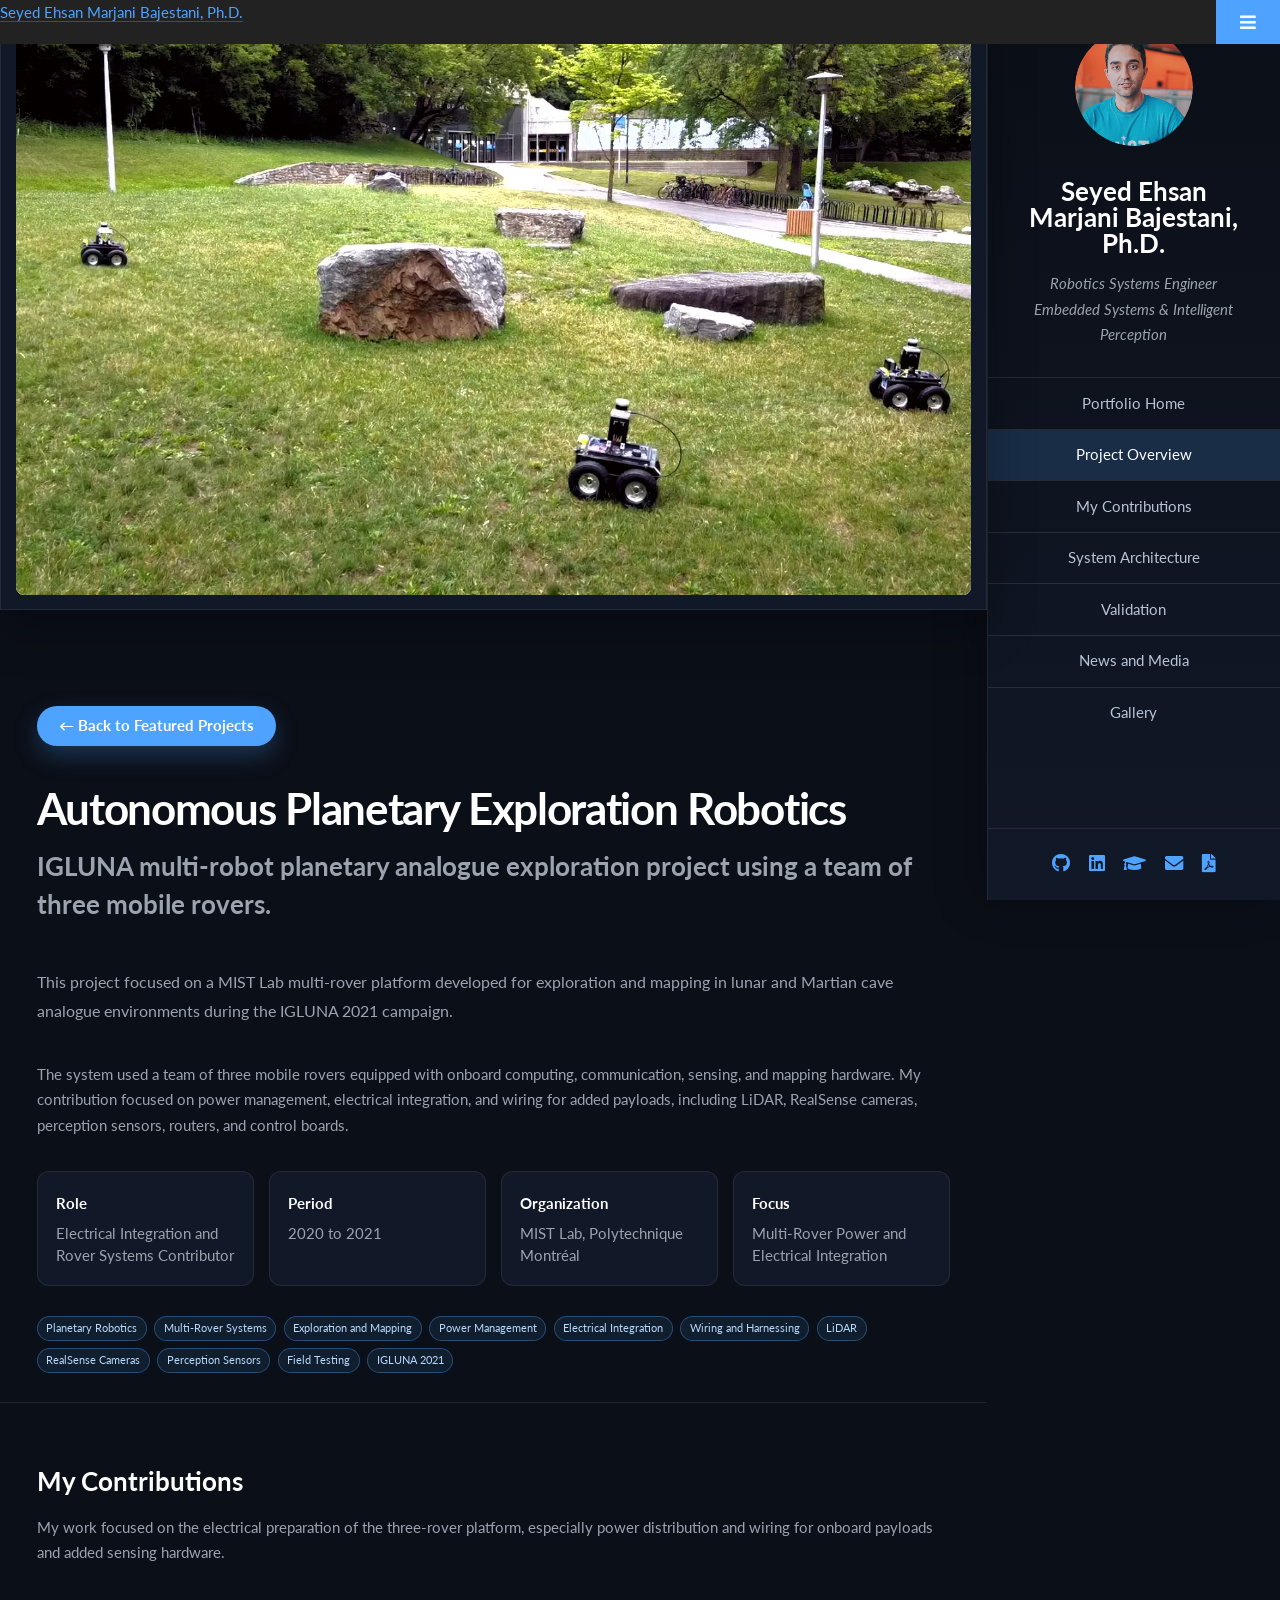
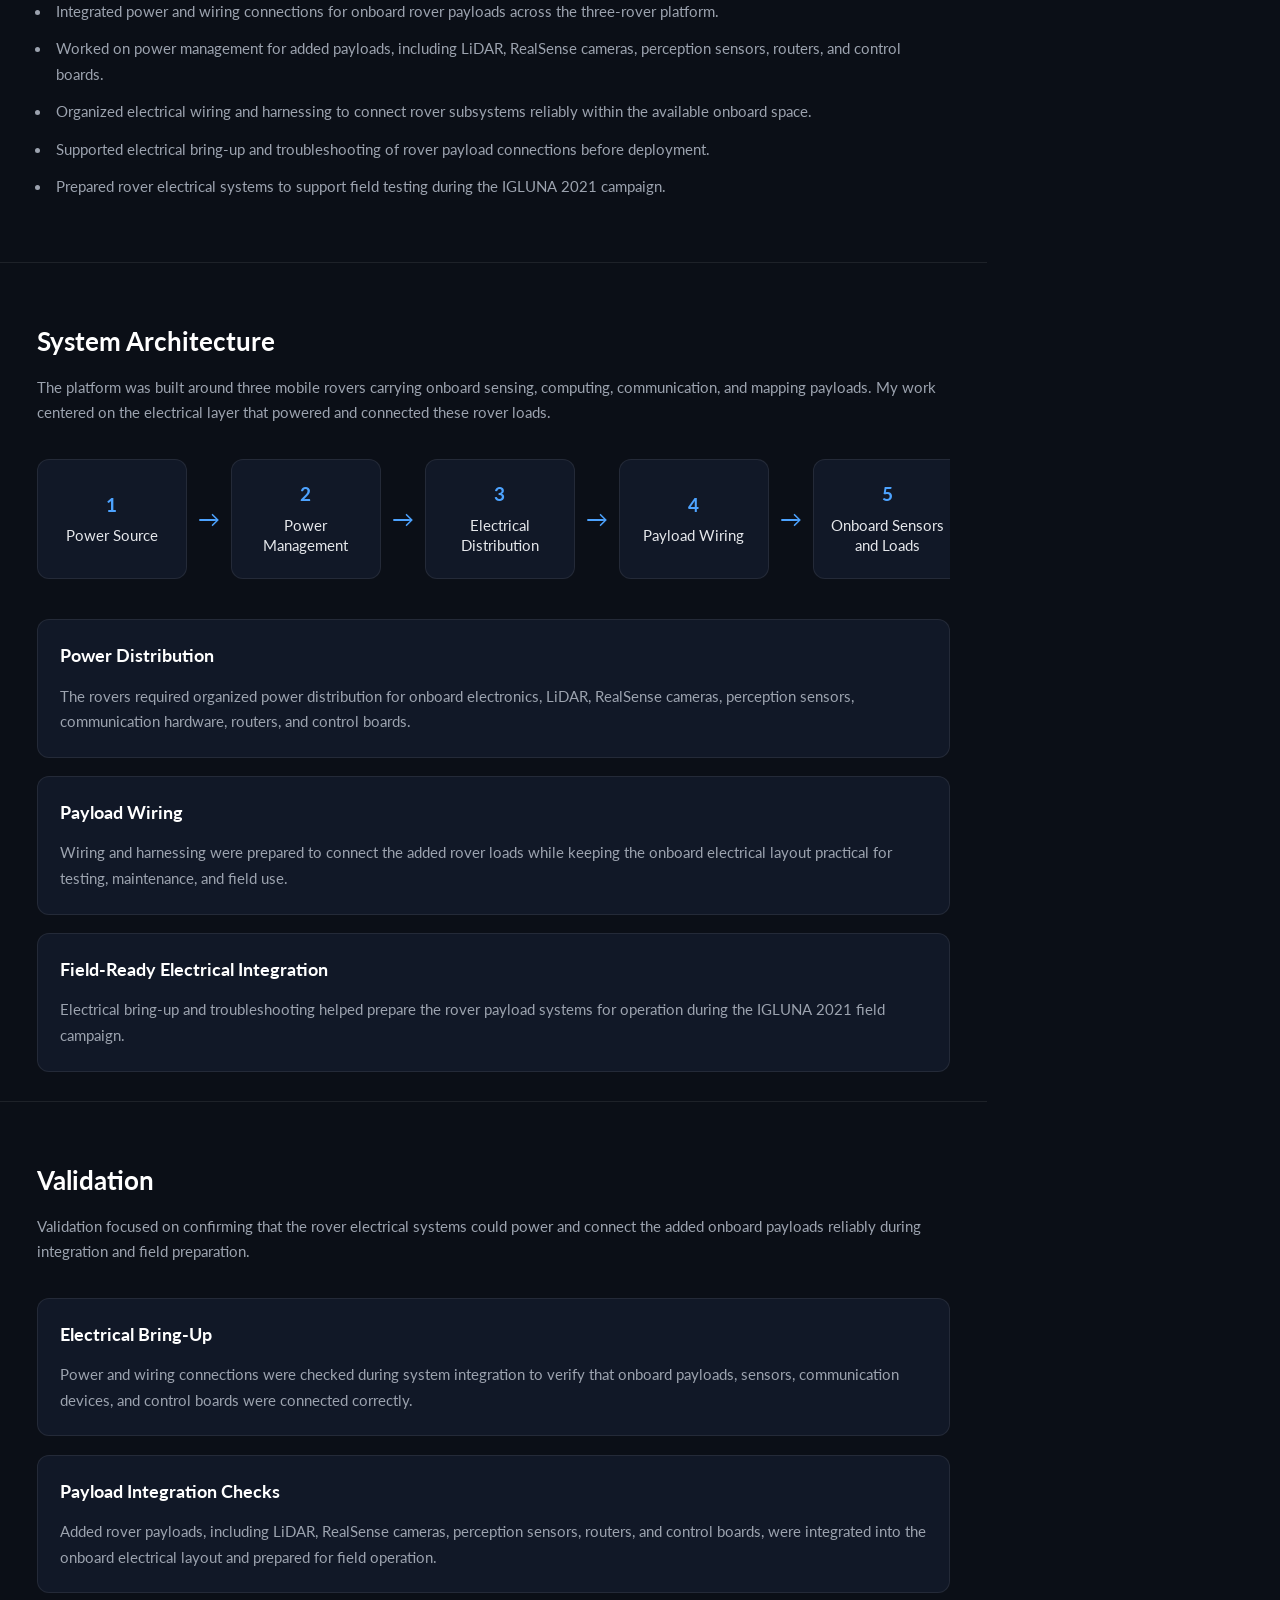
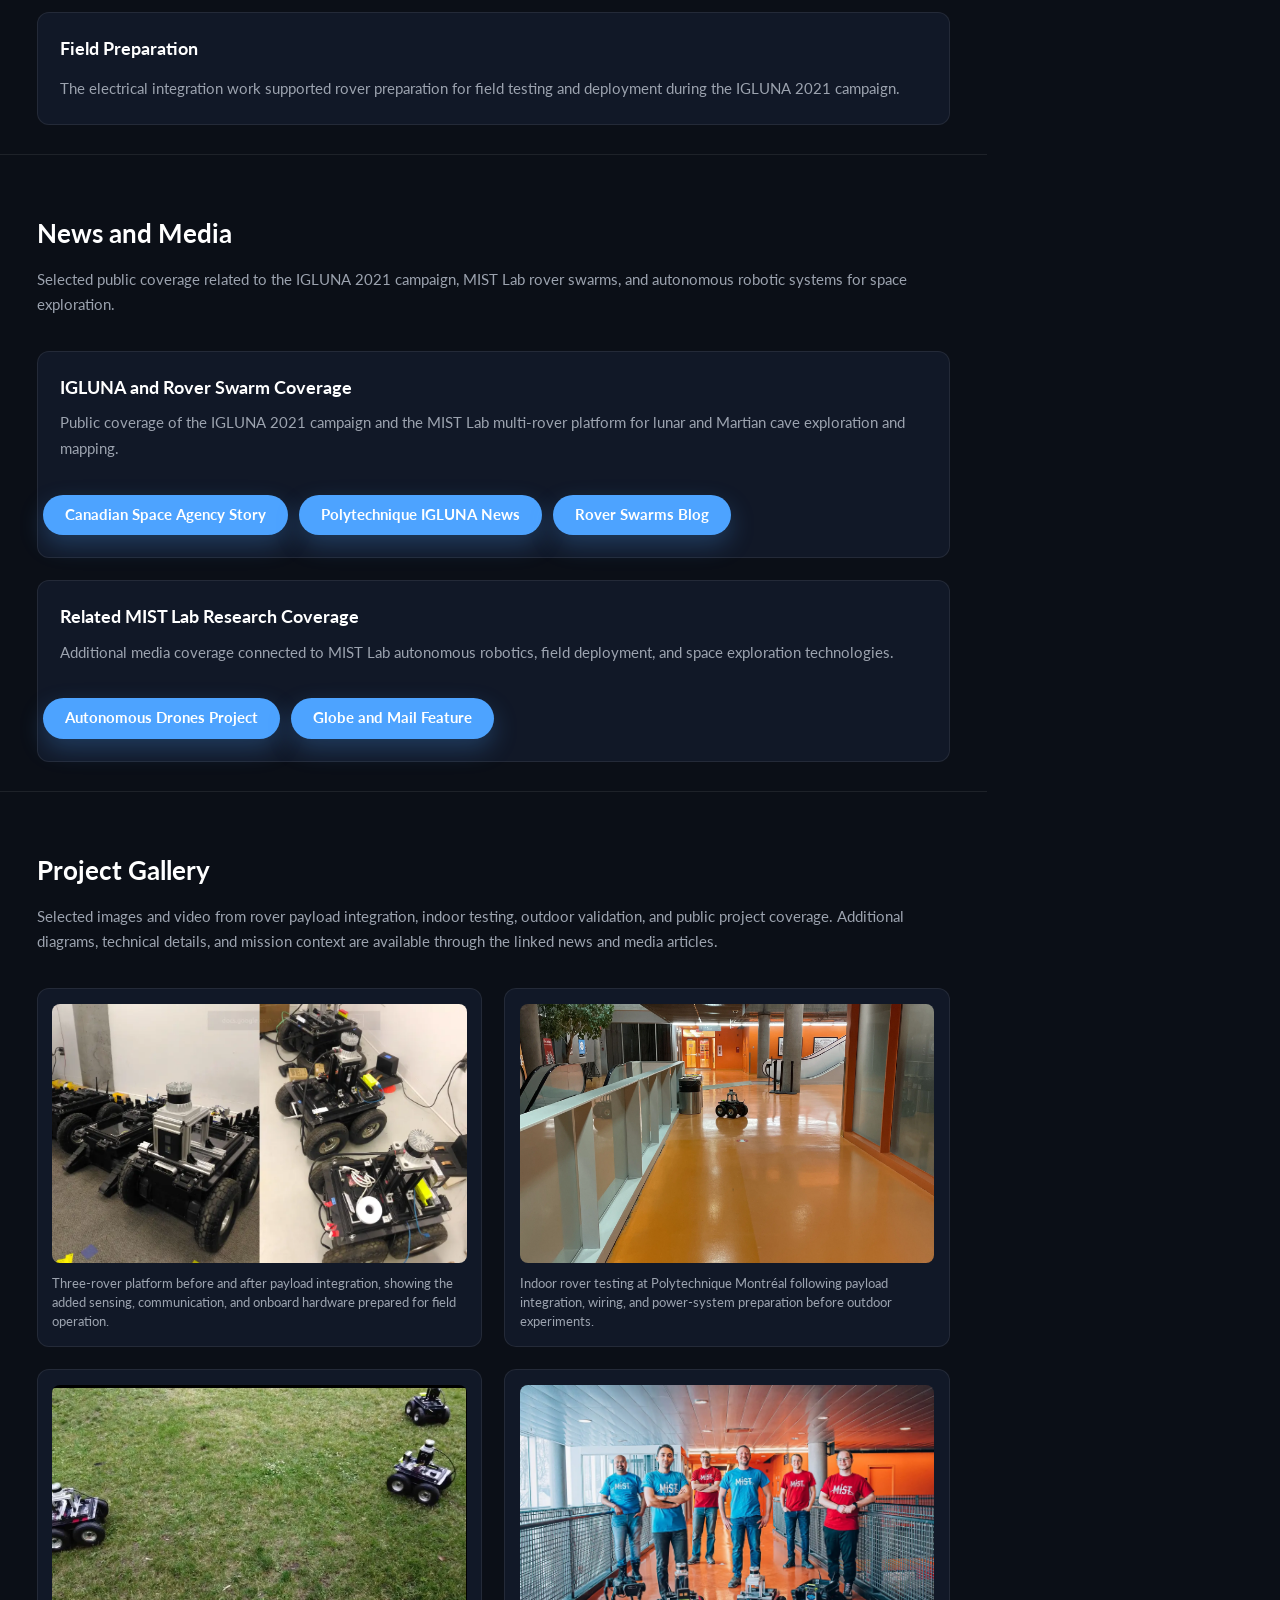
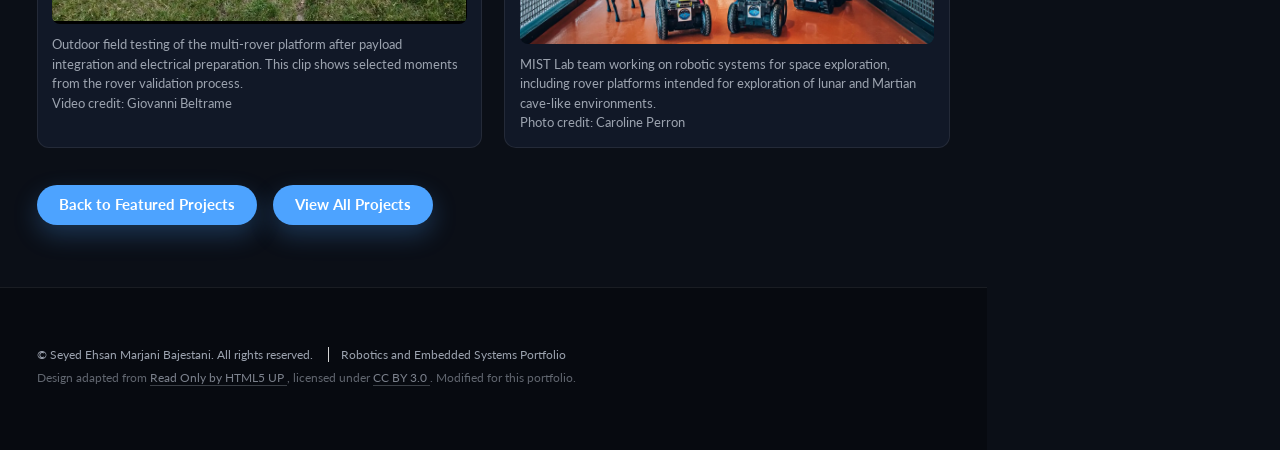
<file: projects/planetary-exploration.html>
<!DOCTYPE HTML>
<html lang="en">

<head>
    <title>
        Autonomous Planetary Exploration Robotics | Seyed Ehsan Marjani Bajestani
    </title>

    <meta charset="utf-8">

    <meta
        name="viewport"
        content="width=device-width, initial-scale=1">

    <meta
        name="description"
        content="Autonomous planetary exploration robotics project developed for IGLUNA, focusing on rover autonomy, field robotics, mission execution, navigation, and planetary analogue testing.">

    <link rel="stylesheet" href="../assets/css/main.css">
    <link rel="stylesheet" href="../assets/css/custom.css">
</head>

<body class="is-preload project-page">

    <!-- Header -->
    <section id="header">

        <header>

            <span class="image avatar">
                <img
                    src="../images/profile.webp"
                    alt="Seyed Ehsan Marjani Bajestani">
            </span>

            <h1 id="logo">
                <a href="../index.html">
                    Seyed&nbsp;Ehsan
                    <span class="sidebar-name-break"><br></span>
                    <span class="mobile-name-space"> </span>
                    Marjani&nbsp;Bajestani, Ph.D.
                </a>
            </h1>

            <p>
                Robotics Systems Engineer<br>
                Embedded Systems &amp; Intelligent Perception
            </p>

        </header>

        <nav id="nav">
            <ul>

                <li>
                    <a href="../index.html">
                        Portfolio Home
                    </a>
                </li>

                <li>
                    <a href="#overview" class="active">
                        Project Overview
                    </a>
                </li>

                <li>
                    <a href="#contributions">
                        My Contributions
                    </a>
                </li>

                <li>
                    <a href="#architecture">
                        System Architecture
                    </a>
                </li>

                <li>
                    <a href="#validation">
                        Validation
                    </a>
                </li>

                <li>
                    <a href="#news">
                        News and Media
                    </a>
                </li>

                <li>
                    <a href="#gallery">
                        Gallery
                    </a>
                </li>

            </ul>
        </nav>

        <footer>
            <ul class="icons">

                <li>
                    <a
                        href="https://github.com/emarjani"
                        target="_blank"
                        rel="noopener noreferrer"
                        class="icon brands fa-github">

                        <span class="label">GitHub</span>
                    </a>
                </li>

                <li>
                    <a
                        href="https://www.linkedin.com/in/seyed-ehsan-marjani-bajestani/"
                        target="_blank"
                        rel="noopener noreferrer"
                        class="icon brands fa-linkedin">

                        <span class="label">LinkedIn</span>
                    </a>
                </li>

                <li>
                    <a
                        href="https://scholar.google.ca/citations?user=4OsTRVIAAAAJ&amp;hl=en"
                        target="_blank"
                        rel="noopener noreferrer"
                        class="icon solid fa-graduation-cap">

                        <span class="label">Google Scholar</span>
                    </a>
                </li>

                <li>
                    <a
                        href="mailto:ehsan.marjani@gmail.com"
                        class="icon solid fa-envelope">

                        <span class="label">Email</span>
                    </a>
                </li>

                <li>
                    <a
                        href="../pdf/CV.pdf"
                        target="_blank"
                        rel="noopener noreferrer"
                        class="icon solid fa-file-pdf">

                        <span class="label">CV</span>
                    </a>
                </li>

            </ul>
        </footer>

    </section>


    <!-- Wrapper -->
    <div id="wrapper">

        <!-- Main -->
        <div id="main">

            <!-- Overview -->
            <section id="overview">

                <div class="image main project-hero project-overview-graphic">
                    <img
                        src="../images/planetary-exploration/igluna.webp"
                        alt="Autonomous planetary exploration robotics demonstrator for IGLUNA"
                        fetchpriority="high">
                </div>

                <div class="container">

                    <ul class="actions project-back-action">
                        <li>
                            <a
                                href="../index.html#three"
                                class="button">

                                &larr; Back to Featured Projects
                            </a>
                        </li>
                    </ul>

                    <header class="major">

                        <h2>
                            Autonomous Planetary Exploration Robotics
                        </h2>

                        <p>
                            IGLUNA multi-robot planetary analogue exploration
                            project using a team of three mobile rovers.
                        </p>

                    </header>

                    <p class="project-introduction">
                        This project focused on a MIST Lab multi-rover platform developed for
                        exploration and mapping in lunar and Martian cave analogue environments
                        during the IGLUNA 2021 campaign.
                    </p>

                    <p>
                        The system used a team of three mobile rovers equipped with onboard
                        computing, communication, sensing, and mapping hardware. My contribution
                        focused on power management, electrical integration, and wiring for added
                        payloads, including LiDAR, RealSense cameras, perception sensors, routers,
                        and control boards.
                    </p>

                    <div class="project-meta-grid">

                        <div class="project-meta-item">
                            <strong>Role</strong>
                            <span>
                                Electrical Integration and Rover Systems Contributor
                            </span>
                        </div>

                        <div class="project-meta-item">
                            <strong>Period</strong>
                            <span>
                               2020 to 2021
                            </span>
                        </div>

                        <div class="project-meta-item">
                            <strong>Organization</strong>
                            <span>
                                MIST Lab, Polytechnique Montréal
                            </span>
                        </div>

                        <div class="project-meta-item">
                            <strong>Focus</strong>
                            <span>
                                Multi-Rover Power and Electrical Integration
                            </span>
                        </div>
                    </div>

                    <div class="technology-tags">
                        <span>Planetary Robotics</span>
                        <span>Multi-Rover Systems</span>
                        <span>Exploration and Mapping</span>
                        <span>Power Management</span>
                        <span>Electrical Integration</span>
                        <span>Wiring and Harnessing</span>
                        <span>LiDAR</span>
                        <span>RealSense Cameras</span>
                        <span>Perception Sensors</span>
                        <span>Field Testing</span>
                        <span>IGLUNA 2021</span>
                    </div>

                </div>

            </section>


            <!-- Contributions -->
            <section id="contributions">

                <div class="container">

                    <h3>My Contributions</h3>

                    <p>
                        My work focused on the electrical preparation of the three-rover
                        platform, especially power distribution and wiring for onboard
                        payloads and added sensing hardware.
                    </p>

                    <ul class="project-contribution-list">

                        <li>
                            Integrated power and wiring connections for onboard rover
                            payloads across the three-rover platform.
                        </li>

                        <li>
                            Worked on power management for added payloads, including LiDAR,
                            RealSense cameras, perception sensors, routers, and control boards.
                        </li>

                        <li>
                            Organized electrical wiring and harnessing to connect rover
                            subsystems reliably within the available onboard space.
                        </li>

                        <li>
                            Supported electrical bring-up and troubleshooting of rover
                            payload connections before deployment.
                        </li>

                        <li>
                            Prepared rover electrical systems to support field testing
                            during the IGLUNA 2021 campaign.
                        </li>

                    </ul>

                </div>

            </section>


            <!-- Architecture -->
            <section id="architecture">

                <div class="container">

                    <h3>System Architecture</h3>

                    <p>
                        The platform was built around three mobile rovers carrying onboard
                        sensing, computing, communication, and mapping payloads. My work
                        centered on the electrical layer that powered and connected these
                        rover loads.
                    </p>

                    <div class="project-flow">

                        <div class="project-flow-step">
                            <strong>1</strong>
                            <span>Power Source</span>
                        </div>

                        <div class="project-flow-arrow" aria-hidden="true">
                            &rarr;
                        </div>

                        <div class="project-flow-step">
                            <strong>2</strong>
                            <span>Power Management</span>
                        </div>

                        <div class="project-flow-arrow" aria-hidden="true">
                            &rarr;
                        </div>

                        <div class="project-flow-step">
                            <strong>3</strong>
                            <span>Electrical Distribution</span>
                        </div>

                        <div class="project-flow-arrow" aria-hidden="true">
                            &rarr;
                        </div>

                        <div class="project-flow-step">
                            <strong>4</strong>
                            <span>Payload Wiring</span>
                        </div>

                        <div class="project-flow-arrow" aria-hidden="true">
                            &rarr;
                        </div>

                        <div class="project-flow-step">
                            <strong>5</strong>
                            <span>Onboard Sensors and Loads</span>
                        </div>

                    </div>

                    <div class="project-panel">

                        <h4>Power Distribution</h4>

                        <p>
                            The rovers required organized power distribution for onboard electronics,
                            LiDAR, RealSense cameras, perception sensors, communication hardware,
                            routers, and control boards.
                        </p>

                    </div>

                    <div class="project-panel">

                        <h4>Payload Wiring</h4>

                        <p>
                            Wiring and harnessing were prepared to connect the added rover
                            loads while keeping the onboard electrical layout practical for
                            testing, maintenance, and field use.
                        </p>

                    </div>

                    <div class="project-panel">

                        <h4>Field-Ready Electrical Integration</h4>

                        <p>
                            Electrical bring-up and troubleshooting helped prepare the
                            rover payload systems for operation during the IGLUNA 2021
                            field campaign.
                        </p>

                    </div>

                </div>

            </section>


            <section id="validation">

                <div class="container">

                    <h3>Validation</h3>

                    <p>
                        Validation focused on confirming that the rover electrical systems
                        could power and connect the added onboard payloads reliably during
                        integration and field preparation.
                    </p>

                    <div class="project-panel">

                        <h4>Electrical Bring-Up</h4>

                        <p>
                            Power and wiring connections were checked during system
                            integration to verify that onboard payloads, sensors,
                            communication devices, and control boards were connected
                            correctly.
                        </p>

                    </div>

                    <div class="project-panel">

                        <h4>Payload Integration Checks</h4>

                        <p>
                            Added rover payloads, including LiDAR, RealSense cameras, perception
                            sensors, routers, and control boards, were integrated into the onboard
                            electrical layout and prepared for field operation.
                        </p>

                    </div>

                    <div class="project-panel">

                        <h4>Field Preparation</h4>

                        <p>
                            The electrical integration work supported rover preparation
                            for field testing and deployment during the IGLUNA 2021
                            campaign.
                        </p>

                    </div>

                </div>

            </section>

            <!-- News -->
            <section id="news">

                <div class="container">

                    <h3>News and Media</h3>

                    <p>
                        Selected public coverage related to the IGLUNA 2021 campaign,
                        MIST Lab rover swarms, and autonomous robotic systems for space
                        exploration.
                    </p>

                    <div class="project-resource">

                        <h4>IGLUNA and Rover Swarm Coverage</h4>

                        <p>
                            Public coverage of the IGLUNA 2021 campaign and the MIST Lab
                            multi-rover platform for lunar and Martian cave exploration
                            and mapping.
                        </p>

                        <ul class="actions">

                            <li>
                                <a
                                    href="https://asc-csa.gc.ca/eng/industry/success-stories/canadian-students-to-test-robot-swarms-university-montreal.asp"
                                    target="_blank"
                                    rel="noopener noreferrer"
                                    class="button">
                                    Canadian Space Agency Story
                                </a>
                            </li>

                            <li>
                                <a
                                    href="https://www.polymtl.ca/carrefour-actualite/en/news/landing-switzerland-even-moon-or-mars"
                                    target="_blank"
                                    rel="noopener noreferrer"
                                    class="button">
                                    Polytechnique IGLUNA News
                                </a>
                            </li>

                            <li>
                                <a
                                    href="https://www.polymtl.ca/carrefour-actualite/en/blogue/roaming-robot-swarms-set-explore-lunar-and-martian-caves"
                                    target="_blank"
                                    rel="noopener noreferrer"
                                    class="button">
                                    Rover Swarms Blog
                                </a>
                            </li>

                        </ul>

                    </div>

                    <div class="project-resource">

                        <h4>Related MIST Lab Research Coverage</h4>

                        <p>
                            Additional media coverage connected to MIST Lab autonomous
                            robotics, field deployment, and space exploration technologies.
                        </p>

                        <ul class="actions">

                            <li>
                                <a
                                    href="https://www.polymtl.ca/carrefour-actualite/en/news/project-launched-make-drones-autonomous"
                                    target="_blank"
                                    rel="noopener noreferrer"
                                    class="button">
                                    Autonomous Drones Project
                                </a>
                            </li>

                            <li>
                                <a
                                    href="https://www.theglobeandmail.com/business/adv/article-engineering-space-exploration-tools/"
                                    target="_blank"
                                    rel="noopener noreferrer"
                                    class="button">
                                    Globe and Mail Feature
                                </a>
                            </li>

                        </ul>

                    </div>

                </div>

            </section>


            <!-- Gallery -->
            <section id="gallery">

                <div class="container">

                    <h3>Project Gallery</h3>

                    <p>
                        Selected images and video from rover payload integration, indoor
                        testing, outdoor validation, and public project coverage. Additional
                        diagrams, technical details, and mission context are available through
                        the linked news and media articles.
                    </p>

                    <div class="project-gallery">

                        <figure>
                            <img
                                src="../images/planetary-exploration/rover-platform.webp"
                                alt="Three-rover planetary exploration platform before and after payload integration"
                                loading="lazy">

                            <figcaption>
                                Three-rover platform before and after payload integration, showing the added
                                sensing, communication, and onboard hardware prepared for field operation.
                            </figcaption>
                        </figure>

                        <figure>
                            <img
                                src="../images/planetary-exploration/corridor-slam-test.webp"
                                alt="Rover testing in the corridors of Polytechnique Montréal"
                                loading="lazy">

                            <figcaption>
                                Indoor rover testing at Polytechnique Montréal following payload integration,
                                wiring, and power-system preparation before outdoor experiments.
                            </figcaption>
                        </figure>

                        <figure>
                            <video
                                autoplay
                                loop
                                muted
                                playsinline
                                preload="metadata"
                                poster="../images/planetary-exploration/outdoor-test-poster.webp"
                                aria-label="Outdoor multi-rover field test during IGLUNA 2021">

                                <source
                                    src="../images/planetary-exploration/outdoor-test-trimmed.mp4"
                                    type="video/mp4">

                                Your browser does not support embedded video.
                            </video>

                            <figcaption>
                                Outdoor field testing of the multi-rover platform after payload integration
                                and electrical preparation. This clip shows selected moments from the rover
                                validation process.
                                <br>
                                <small>Video credit: Giovanni Beltrame</small>
                            </figcaption>
                        </figure>

                        <figure>
                            <img
                                src="../images/planetary-exploration/team-photo.webp"
                                alt="MIST Lab team working on robotic systems for space exploration"
                                loading="lazy">

                            <figcaption>
                                MIST Lab team working on robotic systems for space exploration, including
                                rover platforms intended for exploration of lunar and Martian cave-like
                                environments.
                                <br>
                                <small>Photo credit: Caroline Perron</small>
                            </figcaption>
                        </figure>

                    </div>

                    <ul class="actions project-bottom-actions">

                        <li>
                            <a
                                href="../index.html#three"
                                class="button">

                                Back to Featured Projects
                            </a>
                        </li>

                        <li>
                            <a
                                href="index.html"
                                class="button">

                                View All Projects
                            </a>
                        </li>

                    </ul>

                </div>

            </section>

        </div>


        <!-- Footer -->
        <section id="footer">

            <div class="container">

                <ul class="copyright">

                    <li>
                        &copy; Seyed Ehsan Marjani Bajestani. All rights reserved.
                    </li>

                    <li>
                        Robotics and Embedded Systems Portfolio
                    </li>

                    <li class="template-credit">
                        Design adapted from
                        <a
                            href="https://html5up.net/read-only"
                            target="_blank"
                            rel="noopener noreferrer">
                            Read Only by HTML5 UP
                        </a>,
                        licensed under
                        <a
                            href="https://creativecommons.org/licenses/by/3.0/"
                            target="_blank"
                            rel="license noopener noreferrer">
                            CC BY 3.0
                        </a>.
                        Modified for this portfolio.
                    </li>

                </ul>

            </div>

        </section>

    </div>


    <!-- Scripts -->
    <script src="../assets/js/jquery.min.js"></script>
    <script src="../assets/js/jquery.scrollex.min.js"></script>
    <script src="../assets/js/jquery.scrolly.min.js"></script>
    <script src="../assets/js/browser.min.js"></script>
    <script src="../assets/js/breakpoints.min.js"></script>
    <script src="../assets/js/util.js"></script>
    <script src="../assets/js/main.js"></script>
    <script src="../assets/js/custom.js"></script>

</body>
</html>
</file>
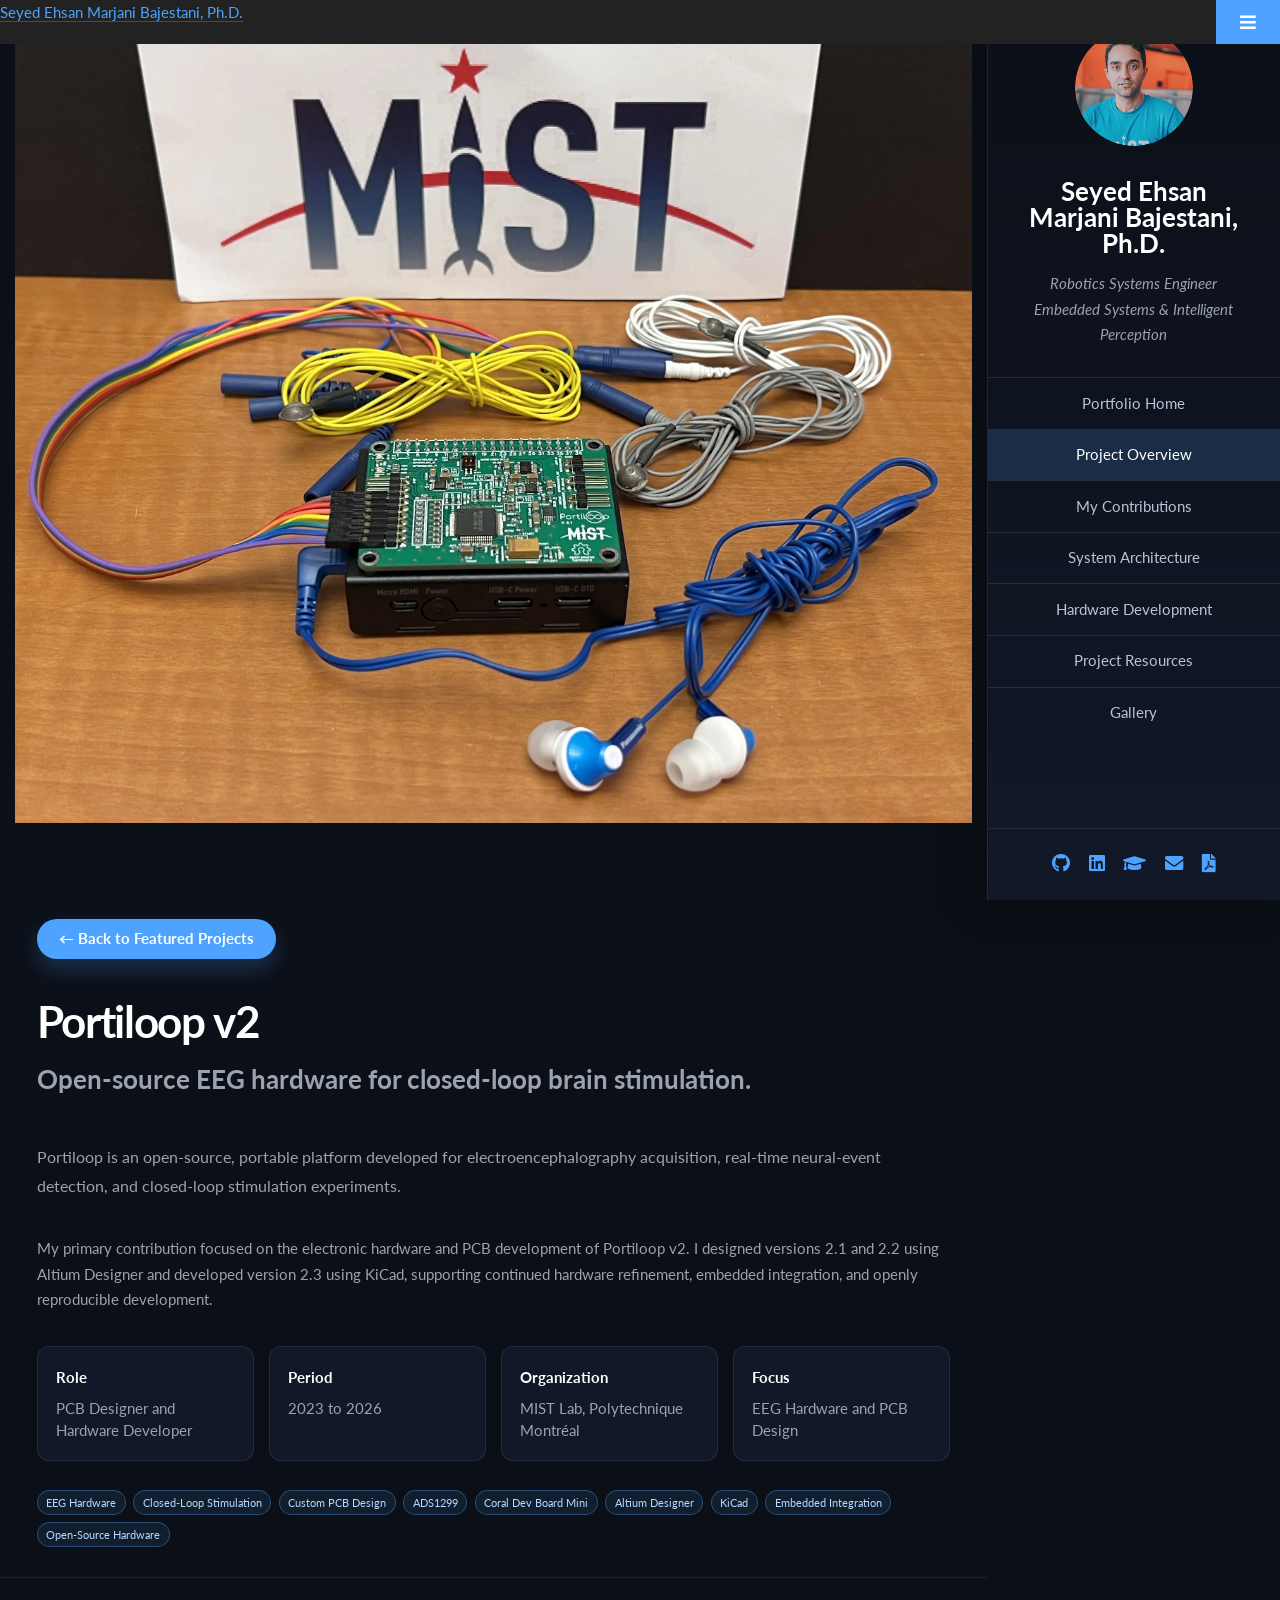
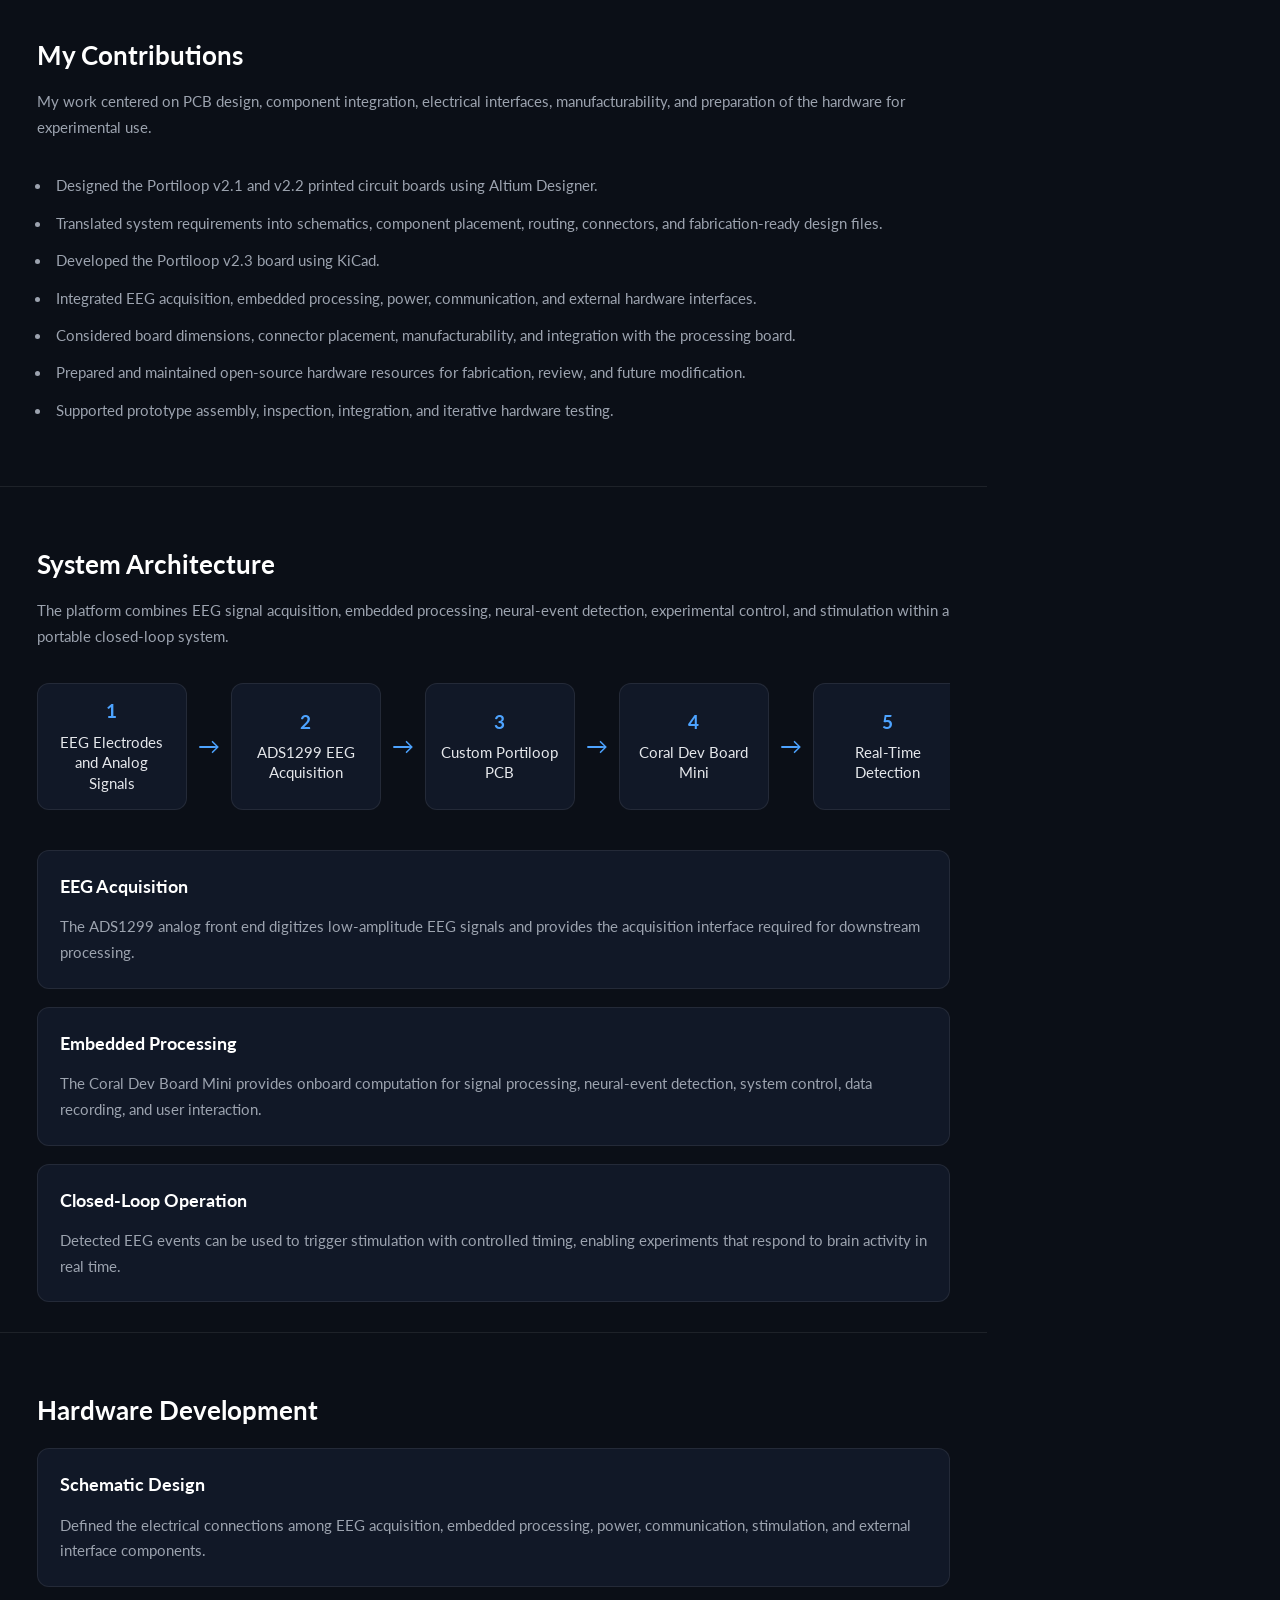
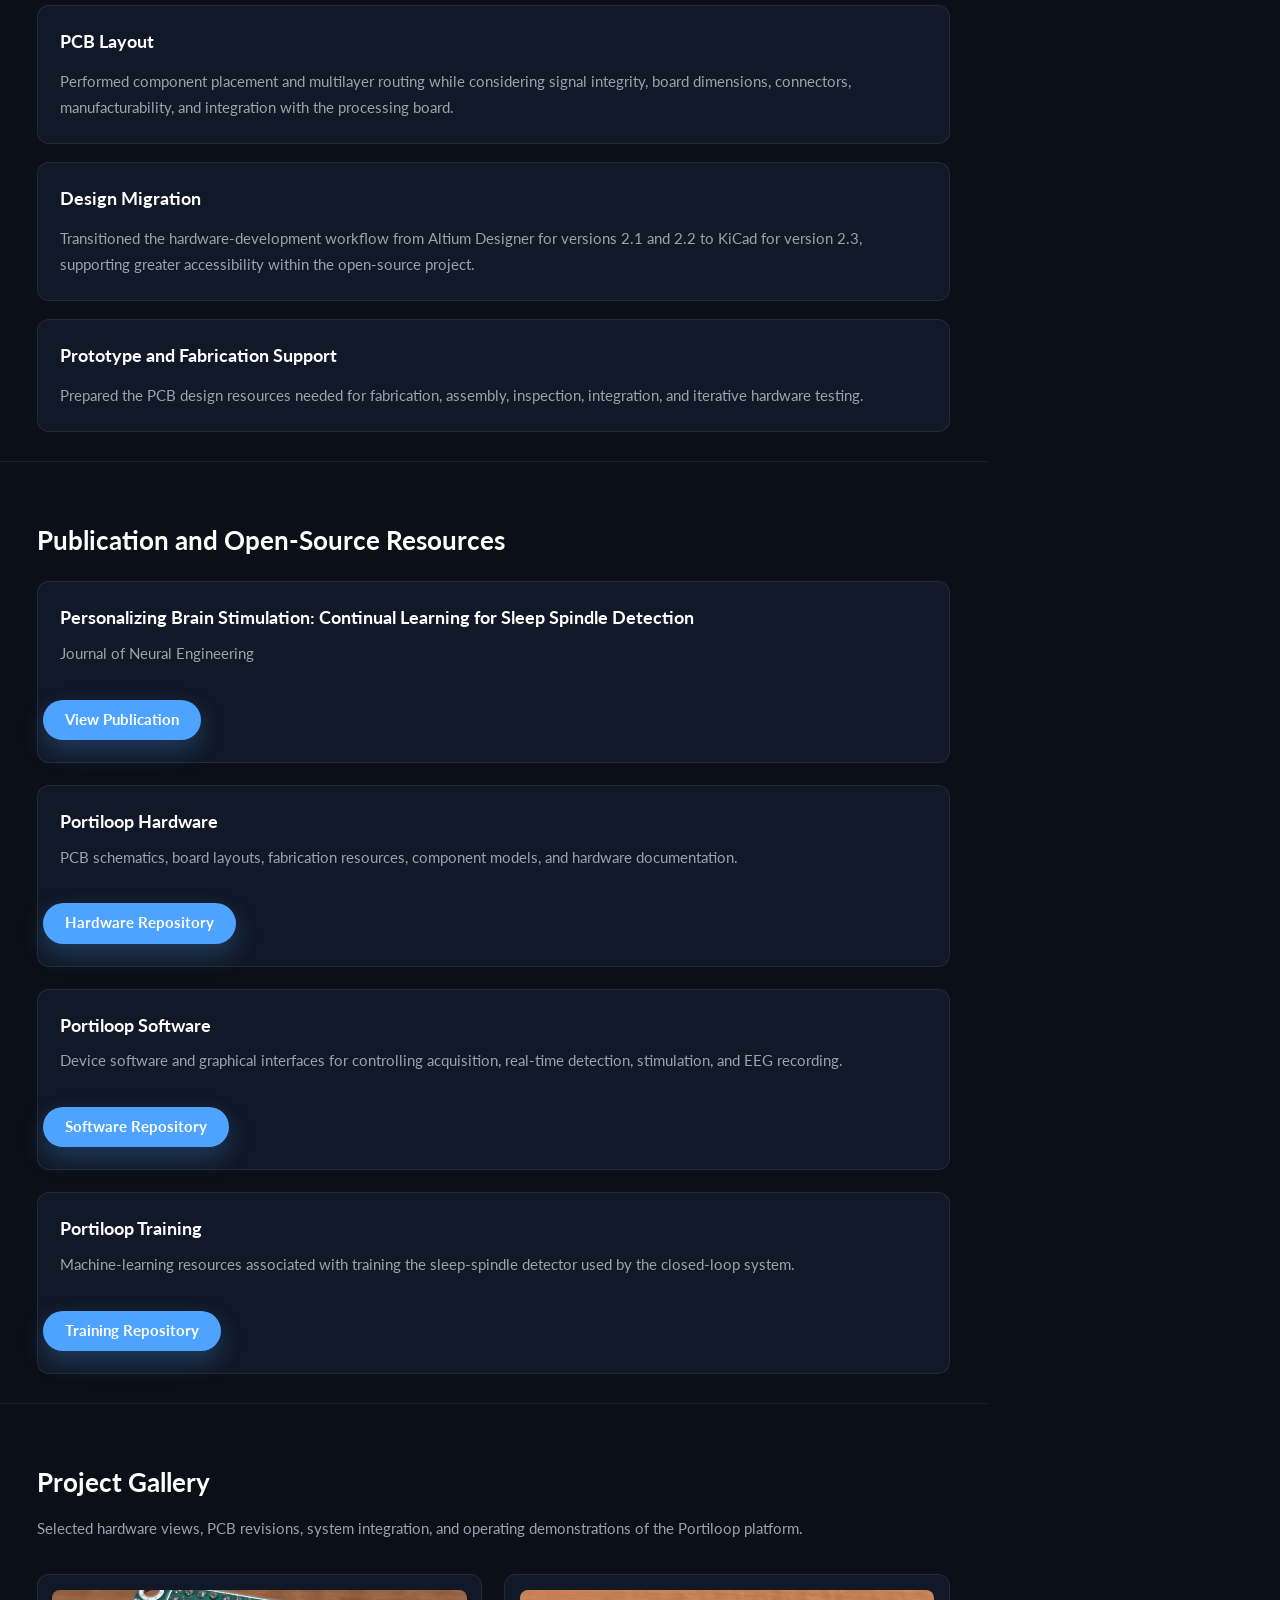
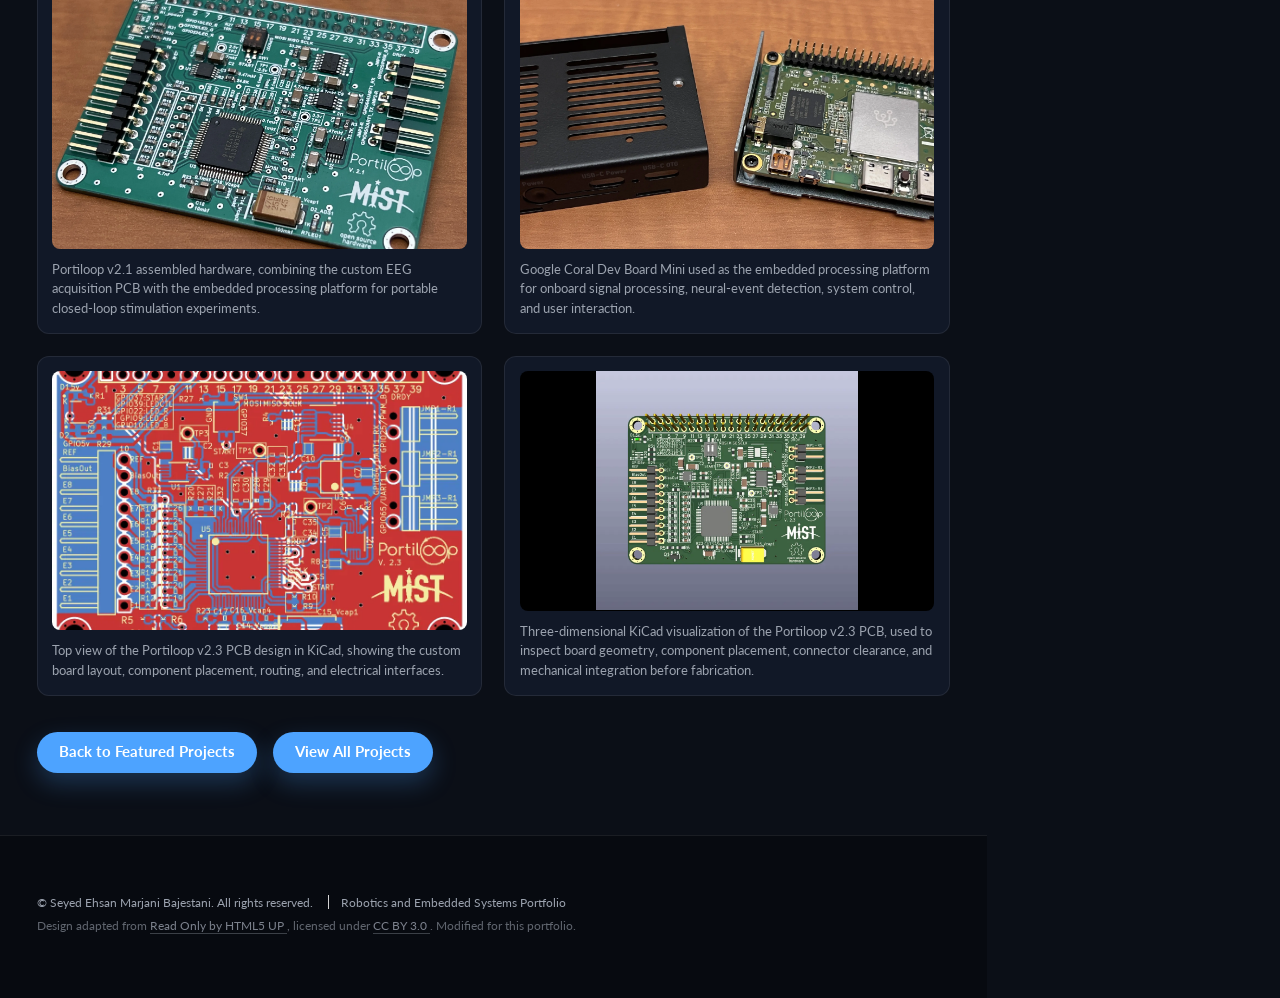
<file: projects/portiloop.html>
<!DOCTYPE HTML>
<html lang="en">

<head>
    <title>Portiloop v2 | Seyed Ehsan Marjani Bajestani</title>

    <meta charset="utf-8">

    <meta
        name="viewport"
        content="width=device-width, initial-scale=1">

    <meta
    name="description"
    content="Portiloop v2 open-source EEG hardware project featuring custom PCB design, embedded integration, ADS1299 EEG acquisition, Coral Dev Board Mini integration, Altium Designer, and KiCad.">

    <link rel="stylesheet" href="../assets/css/main.css">
    <link rel="stylesheet" href="../assets/css/custom.css">
</head>

<body class="is-preload project-page">

    <!-- Header -->
    <section id="header">

        <header>

            <span class="image avatar">
                <img
                    src="../images/profile.webp"
                    alt="Seyed Ehsan Marjani Bajestani">
            </span>

            <h1 id="logo">
                <a href="../index.html">
                    Seyed&nbsp;Ehsan
                    <span class="sidebar-name-break"><br></span>
                    <span class="mobile-name-space"> </span>
                    Marjani&nbsp;Bajestani, Ph.D.
                </a>
            </h1>

            <p>
                Robotics Systems Engineer<br>
                Embedded Systems &amp; Intelligent Perception
            </p>

        </header>

        <nav id="nav">
            <ul>

                <li>
                    <a href="../index.html">
                        Portfolio Home
                    </a>
                </li>

                <li>
                    <a href="#overview" class="active">
                        Project Overview
                    </a>
                </li>

                <li>
                    <a href="#contributions">
                        My Contributions
                    </a>
                </li>

                <li>
                    <a href="#architecture">
                        System Architecture
                    </a>
                </li>

                <li>
                    <a href="#development">
                        Hardware Development
                    </a>
                </li>

                <li>
                    <a href="#resources">
                        Project Resources
                    </a>
                </li>

                <li>
                    <a href="#gallery">
                        Gallery
                    </a>
                </li>

            </ul>
        </nav>

        <footer>
            <ul class="icons">

                <li>
                    <a
                        href="https://github.com/emarjani"
                        target="_blank"
                        rel="noopener noreferrer"
                        class="icon brands fa-github">

                        <span class="label">GitHub</span>
                    </a>
                </li>

                <li>
                    <a
                        href="https://www.linkedin.com/in/seyed-ehsan-marjani-bajestani/"
                        target="_blank"
                        rel="noopener noreferrer"
                        class="icon brands fa-linkedin">

                        <span class="label">LinkedIn</span>
                    </a>
                </li>

                <li>
                    <a
                        href="https://scholar.google.ca/citations?user=4OsTRVIAAAAJ&amp;hl=en"
                        target="_blank"
                        rel="noopener noreferrer"
                        class="icon solid fa-graduation-cap">

                        <span class="label">Google Scholar</span>
                    </a>
                </li>

                <li>
                    <a
                        href="mailto:ehsan.marjani@gmail.com"
                        class="icon solid fa-envelope">

                        <span class="label">Email</span>
                    </a>
                </li>

                <li>
                    <a
                        href="../pdf/CV.pdf"
                        target="_blank"
                        rel="noopener noreferrer"
                        class="icon solid fa-file-pdf">

                        <span class="label">CV</span>
                    </a>
                </li>

            </ul>
        </footer>

    </section>


    <!-- Wrapper -->
    <div id="wrapper">

        <!-- Main -->
        <div id="main">

            <!-- Overview -->
            <section id="overview">

                <div class="image main project-hero compact-project-hero">
                    <img
                        src="../images/portiloop/PortiloopV2Altium_PCB-04.webp"
                        alt="Portiloop v2 EEG acquisition and closed-loop stimulation hardware"
                        fetchpriority="high">
                </div>

                <div class="container">

                    <ul class="actions project-back-action">
                        <li>
                            <a
                                href="../index.html#three"
                                class="button">

                                &larr; Back to Featured Projects
                            </a>
                        </li>
                    </ul>

                    <header class="major">

                        <h2>
                            Portiloop v2
                        </h2>

                        <p>
                            Open-source EEG hardware for closed-loop brain stimulation.
                        </p>

                    </header>

                    <p class="project-introduction">
                        Portiloop is an open-source, portable platform developed for
                        electroencephalography acquisition, real-time neural-event
                        detection, and closed-loop stimulation experiments.
                    </p>

                    <p>
                        My primary contribution focused on the electronic hardware and
                        PCB development of Portiloop v2. I designed versions 2.1 and 2.2 using
                        Altium Designer and developed version 2.3 using KiCad, supporting
                        continued hardware refinement, embedded integration, and openly
                        reproducible development.
                    </p>

                    <div class="project-meta-grid">

                        <div class="project-meta-item">
                            <strong>Role</strong>
                            <span>
                                PCB Designer and Hardware Developer
                            </span>
                        </div>

                        <div class="project-meta-item">
                            <strong>Period</strong>
                            <span>
                                2023 to 2026
                            </span>
                        </div>

                        <div class="project-meta-item">
                            <strong>Organization</strong>
                            <span>
                                MIST Lab, Polytechnique Montréal
                            </span>
                        </div>

                        <div class="project-meta-item">
                            <strong>Focus</strong>
                            <span>
                                EEG Hardware and PCB Design
                            </span>
                        </div>

                    </div>

                    <div class="technology-tags">
                        <span>EEG Hardware</span>
                        <span>Closed-Loop Stimulation</span>
                        <span>Custom PCB Design</span>
                        <span>ADS1299</span>
                        <span>Coral Dev Board Mini</span>
                        <span>Altium Designer</span>
                        <span>KiCad</span>
                        <span>Embedded Integration</span>
                        <span>Open-Source Hardware</span>
                    </div>

                </div>

            </section>


            <!-- Contributions -->
            <section id="contributions">

                <div class="container">

                    <h3>My Contributions</h3>

                    <p>
                        My work centered on PCB design, component integration,
                        electrical interfaces, manufacturability, and preparation
                        of the hardware for experimental use.
                    </p>

                    <ul class="project-contribution-list">

                        <li>
                            Designed the Portiloop v2.1 and v2.2 printed circuit boards
                            using Altium Designer.
                        </li>

                        <li>
                            Translated system requirements into schematics,
                            component placement, routing, connectors, and
                            fabrication-ready design files.
                        </li>

                        <li>
                            Developed the Portiloop v2.3 board using KiCad.
                        </li>

                        <li>
                            Integrated EEG acquisition, embedded processing,
                            power, communication, and external hardware interfaces.
                        </li>

                        <li>
                            Considered board dimensions, connector placement,
                            manufacturability, and integration with the processing board.
                        </li>

                        <li>
                            Prepared and maintained open-source hardware resources
                            for fabrication, review, and future modification.
                        </li>

                        <li>
                            Supported prototype assembly, inspection, integration,
                            and iterative hardware testing.
                        </li>

                    </ul>

                </div>

            </section>


            <!-- Architecture -->
            <section id="architecture">

                <div class="container">

                    <h3>System Architecture</h3>

                    <p>
                        The platform combines EEG signal acquisition, embedded processing,
                        neural-event detection, experimental control, and stimulation
                        within a portable closed-loop system.
                    </p>

                    <div class="project-flow">

                        <div class="project-flow-step">
                            <strong>1</strong>
                            <span>EEG Electrodes and Analog Signals</span>
                        </div>

                        <div class="project-flow-arrow" aria-hidden="true">
                            &rarr;
                        </div>

                        <div class="project-flow-step">
                            <strong>2</strong>
                            <span>ADS1299 EEG Acquisition</span>
                        </div>

                        <div class="project-flow-arrow" aria-hidden="true">
                            &rarr;
                        </div>

                        <div class="project-flow-step">
                            <strong>3</strong>
                            <span>Custom Portiloop PCB</span>
                        </div>

                        <div class="project-flow-arrow" aria-hidden="true">
                            &rarr;
                        </div>

                        <div class="project-flow-step">
                            <strong>4</strong>
                            <span>Coral Dev Board Mini</span>
                        </div>

                        <div class="project-flow-arrow" aria-hidden="true">
                            &rarr;
                        </div>

                        <div class="project-flow-step">
                            <strong>5</strong>
                            <span>Real-Time Detection</span>
                        </div>

                        <div class="project-flow-arrow" aria-hidden="true">
                            &rarr;
                        </div>

                        <div class="project-flow-step">
                            <strong>6</strong>
                            <span>Closed-Loop Stimulation</span>
                        </div>

                    </div>

                    <div class="project-panel">

                        <h4>EEG Acquisition</h4>

                        <p>
                            The ADS1299 analog front end digitizes low-amplitude EEG
                            signals and provides the acquisition interface required for
                            downstream processing.
                        </p>

                    </div>

                    <div class="project-panel">

                        <h4>Embedded Processing</h4>

                        <p>
                            The Coral Dev Board Mini provides onboard computation for
                            signal processing, neural-event detection, system control,
                            data recording, and user interaction.
                        </p>

                    </div>

                    <div class="project-panel">

                        <h4>Closed-Loop Operation</h4>

                        <p>
                            Detected EEG events can be used to trigger stimulation with
                            controlled timing, enabling experiments that respond to
                            brain activity in real time.
                        </p>

                    </div>

                </div>

            </section>


            <!-- Hardware Development -->
            <section id="development">

                <div class="container">

                    <h3>Hardware Development</h3>

                    <div class="project-panel">

                        <h4>Schematic Design</h4>

                        <p>
                            Defined the electrical connections among EEG acquisition,
                            embedded processing, power, communication, stimulation, and
                            external interface components.
                        </p>

                    </div>

                    <div class="project-panel">

                        <h4>PCB Layout</h4>

                        <p>
                            Performed component placement and multilayer routing while
                            considering signal integrity, board dimensions, connectors,
                            manufacturability, and integration with the processing board.
                        </p>

                    </div>

                    <div class="project-panel">

                        <h4>Design Migration</h4>

                        <p>
                            Transitioned the hardware-development workflow from Altium
                            Designer for versions 2.1 and 2.2 to KiCad for version 2.3, supporting
                            greater accessibility within the open-source project.
                        </p>

                    </div>

                    <div class="project-panel">

                        <h4>Prototype and Fabrication Support</h4>

                        <p>
                            Prepared the PCB design resources needed for fabrication,
                            assembly, inspection, integration, and iterative hardware
                            testing.
                        </p>

                    </div>

                </div>

            </section>


            <!-- Resources -->
            <section id="resources">

                <div class="container">

                    <h3>Publication and Open-Source Resources</h3>

                    <div class="project-resource">

                        <h4>
                            Personalizing Brain Stimulation: Continual Learning for
                            Sleep Spindle Detection
                        </h4>

                        <p>
                            Journal of Neural Engineering
                        </p>

                        <ul class="actions">
                            <li>
                                <a
                                    href="https://doi.org/10.1088/1741-2552/adebb1"
                                    target="_blank"
                                    rel="noopener noreferrer"
                                    class="button">

                                    View Publication
                                </a>
                            </li>
                        </ul>

                    </div>

                    <div class="project-resource">

                        <h4>Portiloop Hardware</h4>

                        <p>
                            PCB schematics, board layouts, fabrication resources,
                            component models, and hardware documentation.
                        </p>

                        <ul class="actions">
                            <li>
                                <a
                                    href="https://github.com/Portiloop/portiloop-hardware"
                                    target="_blank"
                                    rel="noopener noreferrer"
                                    class="button">

                                    Hardware Repository
                                </a>
                            </li>
                        </ul>

                    </div>

                    <div class="project-resource">

                        <h4>Portiloop Software</h4>

                        <p>
                            Device software and graphical interfaces for controlling
                            acquisition, real-time detection, stimulation, and EEG
                            recording.
                        </p>

                        <ul class="actions">
                            <li>
                                <a
                                    href="https://github.com/Portiloop/portiloop-software"
                                    target="_blank"
                                    rel="noopener noreferrer"
                                    class="button">

                                    Software Repository
                                </a>
                            </li>
                        </ul>

                    </div>

                    <div class="project-resource">

                        <h4>Portiloop Training</h4>

                        <p>
                            Machine-learning resources associated with training the
                            sleep-spindle detector used by the closed-loop system.
                        </p>

                        <ul class="actions">
                            <li>
                                <a
                                    href="https://github.com/Portiloop/portiloop-training"
                                    target="_blank"
                                    rel="noopener noreferrer"
                                    class="button">

                                    Training Repository
                                </a>
                            </li>
                        </ul>

                    </div>

                </div>

            </section>


            <!-- Gallery -->
            <section id="gallery">

                <div class="container">

                    <h3>Project Gallery</h3>

                    <p>
                        Selected hardware views, PCB revisions, system integration,
                        and operating demonstrations of the Portiloop platform.
                    </p>

                    <div class="project-gallery">

                        <figure>
                            <img
                                src="../images/portiloop/portiloop.webp"
                                alt="Assembled Portiloop portable EEG system"
                                loading="lazy">

                            <figcaption>
                                Portiloop v2.1 assembled hardware, combining the custom EEG acquisition
                                PCB with the embedded processing platform for portable closed-loop
                                stimulation experiments.
                            </figcaption>
                        </figure>

                        <figure>
                            <img
                                src="../images/portiloop/Coral_mini.webp"
                                alt="Google Coral Dev Board Mini"
                                loading="lazy">

                            <figcaption>
                                Google Coral Dev Board Mini used as the embedded processing platform for
                                onboard signal processing, neural-event detection, system control, and
                                user interaction.
                            </figcaption>
                        </figure>

                        <figure>
                            <img
                                src="../images/portiloop/v2.3_PCB.webp"
                                alt="Top view of the Portiloop custom PCB"
                                loading="lazy">

                            <figcaption>
                                Top view of the Portiloop v2.3 PCB design in KiCad, showing the custom board layout,
                                component placement, routing, and electrical interfaces.
                            </figcaption>
                        </figure>

                        <figure>
                            <video
                                autoplay
                                loop
                                muted
                                playsinline
                                preload="metadata"
                                poster="../images/portiloop/v2.3_3D.webp"
                                aria-label="Portiloop hardware demonstration">

                                <source
                                    src="../images/portiloop/v2.3_3D.mp4"
                                    type="video/mp4">

                                Your browser does not support embedded video.
                            </video>

                            <figcaption>
                                Three-dimensional KiCad visualization of the Portiloop v2.3 PCB, used to
                                inspect board geometry, component placement, connector clearance, and
                                mechanical integration before fabrication.
                            </figcaption>
                        </figure>

                    </div>

                    <ul class="actions project-bottom-actions">

                        <li>
                            <a
                                href="../index.html#three"
                                class="button">

                                Back to Featured Projects
                            </a>
                        </li>

                        <li>
                            <a
                                href="index.html"
                                class="button">

                                View All Projects
                            </a>
                        </li>

                    </ul>

                </div>

            </section>

        </div>

        <!-- Footer -->
        <section id="footer">

            <div class="container">

                <ul class="copyright">

                    <li>
                        &copy; Seyed Ehsan Marjani Bajestani. All rights reserved.
                    </li>

                    <li>
                        Robotics and Embedded Systems Portfolio
                    </li>

                    <li class="template-credit">
                        Design adapted from
                        <a
                            href="https://html5up.net/read-only"
                            target="_blank"
                            rel="noopener noreferrer">
                            Read Only by HTML5 UP
                        </a>,
                        licensed under
                        <a
                            href="https://creativecommons.org/licenses/by/3.0/"
                            target="_blank"
                            rel="license noopener noreferrer">
                            CC BY 3.0
                        </a>.
                        Modified for this portfolio.
                    </li>

                </ul>

            </div>

        </section>

    </div>


    <!-- Scripts -->
    <script src="../assets/js/jquery.min.js"></script>
    <script src="../assets/js/jquery.scrollex.min.js"></script>
    <script src="../assets/js/jquery.scrolly.min.js"></script>
    <script src="../assets/js/browser.min.js"></script>
    <script src="../assets/js/breakpoints.min.js"></script>
    <script src="../assets/js/util.js"></script>
    <script src="../assets/js/main.js"></script>
    <script src="../assets/js/custom.js"></script>

</body>
</html>
</file>
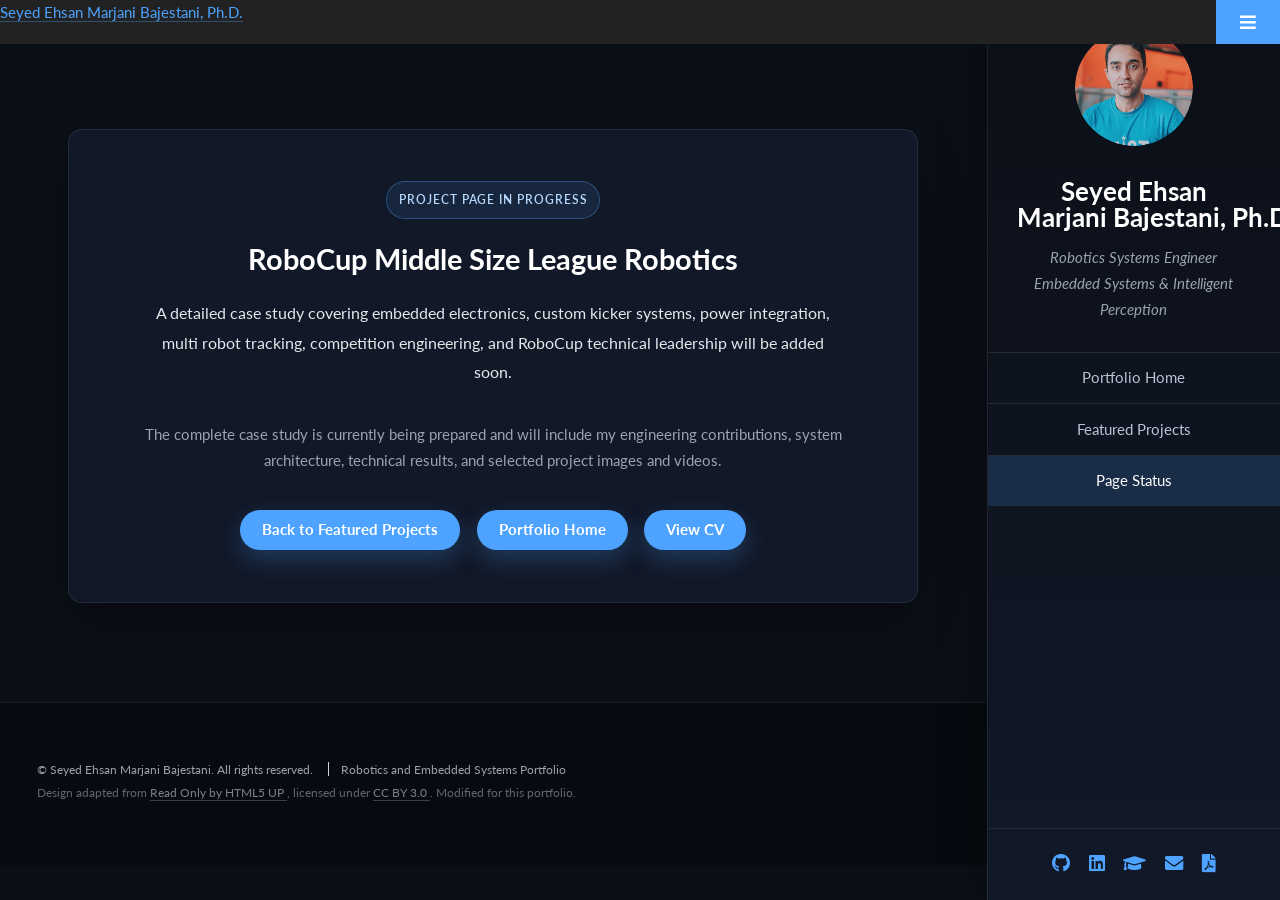
<file: projects/robocup-msl.html>
<!DOCTYPE HTML>
<html lang="en">

<head>
    <title>RoboCup Middle Size League Robotics | Seyed Ehsan Marjani Bajestani</title>

    <meta charset="utf-8">

    <meta
        name="viewport"
        content="width=device-width, initial-scale=1">

    <meta
        name="description"
        content="RoboCup Middle Size League Robotics. This engineering project page is currently being prepared.">

    <meta
        name="robots"
        content="noindex, follow">

    <link rel="stylesheet" href="../assets/css/main.css">
    <link rel="stylesheet" href="../assets/css/custom.css">
</head>

<body class="is-preload project-page">

    <!-- Header -->
    <section id="header">

        <header>

            <span class="image avatar">
                <img
                    src="../images/profile.webp"
                    alt="Seyed Ehsan Marjani Bajestani">
            </span>

            <h1 id="logo">
                <a href="../index.html">
                    Seyed Ehsan
                    <span class="sidebar-name-break"><br></span>
                    <span class="mobile-name-space"> </span>
                    Marjani&nbsp;Bajestani,&nbsp;Ph.D.
                </a>
            </h1>

            <p>
                Robotics Systems Engineer<br>
                Embedded Systems &amp; Intelligent Perception
            </p>

        </header>

        <nav id="nav">
            <ul>

                <li>
                    <a href="../index.html">
                        Portfolio Home
                    </a>
                </li>

                <li>
                    <a href="../index.html#three">
                        Featured Projects
                    </a>
                </li>

                <li>
                    <a href="#status" class="active">
                        Page Status
                    </a>
                </li>

            </ul>
        </nav>

        <footer>
            <ul class="icons">

                <li>
                    <a
                        href="https://github.com/emarjani"
                        target="_blank"
                        rel="noopener noreferrer"
                        class="icon brands fa-github">

                        <span class="label">GitHub</span>
                    </a>
                </li>

                <li>
                    <a
                        href="https://www.linkedin.com/in/seyed-ehsan-marjani-bajestani/"
                        target="_blank"
                        rel="noopener noreferrer"
                        class="icon brands fa-linkedin">

                        <span class="label">LinkedIn</span>
                    </a>
                </li>

                <li>
                    <a
                        href="https://scholar.google.ca/citations?user=4OsTRVIAAAAJ&amp;hl=en"
                        target="_blank"
                        rel="noopener noreferrer"
                        class="icon solid fa-graduation-cap">

                        <span class="label">Google Scholar</span>
                    </a>
                </li>

                <li>
                    <a
                        href="mailto:ehsan.marjani@gmail.com"
                        class="icon solid fa-envelope">

                        <span class="label">Email</span>
                    </a>
                </li>

                <li>
                    <a
                        href="../pdf/CV.pdf"
                        target="_blank"
                        rel="noopener noreferrer"
                        class="icon solid fa-file-pdf">

                        <span class="label">CV</span>
                    </a>
                </li>

            </ul>
        </footer>

    </section>


    <!-- Wrapper -->
    <div id="wrapper">

        <!-- Main -->
        <div id="main">

            <section
                id="status"
                class="project-placeholder-section">

                <div class="container">

                    <div class="project-placeholder-card">

                        <span class="project-status-label">
                            Project Page in Progress
                        </span>

                        <h2>RoboCup Middle Size League Robotics</h2>

                        <p class="project-placeholder-introduction">
                            A detailed case study covering embedded electronics, custom kicker systems, power integration, multi robot tracking, competition engineering, and RoboCup technical leadership will be added soon.
                        </p>

                        <p>
                            The complete case study is currently being prepared
                            and will include my engineering contributions, system
                            architecture, technical results, and selected project
                            images and videos.
                        </p>

                        <ul class="actions project-placeholder-actions">

                            <li>
                                <a
                                    href="../index.html#three"
                                    class="button primary">

                                    Back to Featured Projects
                                </a>
                            </li>

                            <li>
                                <a
                                    href="../index.html"
                                    class="button">

                                    Portfolio Home
                                </a>
                            </li>

                            <li>
                                <a
                                    href="../pdf/CV.pdf"
                                    target="_blank"
                                    rel="noopener noreferrer"
                                    class="button">

                                    View CV
                                </a>
                            </li>

                        </ul>

                    </div>

                </div>

            </section>

        </div>


        <!-- Footer -->
        <section id="footer">

            <div class="container">

                <ul class="copyright">

                    <li>
                        &copy; Seyed Ehsan Marjani Bajestani. All rights reserved.
                    </li>

                    <li>
                        Robotics and Embedded Systems Portfolio
                    </li>

                    <li class="template-credit">
                        Design adapted from
                        <a
                            href="https://html5up.net/read-only"
                            target="_blank"
                            rel="noopener noreferrer">
                            Read Only by HTML5 UP
                        </a>,
                        licensed under
                        <a
                            href="https://creativecommons.org/licenses/by/3.0/"
                            target="_blank"
                            rel="license noopener noreferrer">
                            CC BY 3.0
                        </a>.
                        Modified for this portfolio.
                    </li>

                </ul>

            </div>

        </section>

    </div>


    <!-- Scripts -->
    <script src="../assets/js/jquery.min.js"></script>
    <script src="../assets/js/jquery.scrollex.min.js"></script>
    <script src="../assets/js/jquery.scrolly.min.js"></script>
    <script src="../assets/js/browser.min.js"></script>
    <script src="../assets/js/breakpoints.min.js"></script>
    <script src="../assets/js/util.js"></script>
    <script src="../assets/js/main.js"></script>
    <script src="../assets/js/custom.js"></script>

</body>
</html>
</file>
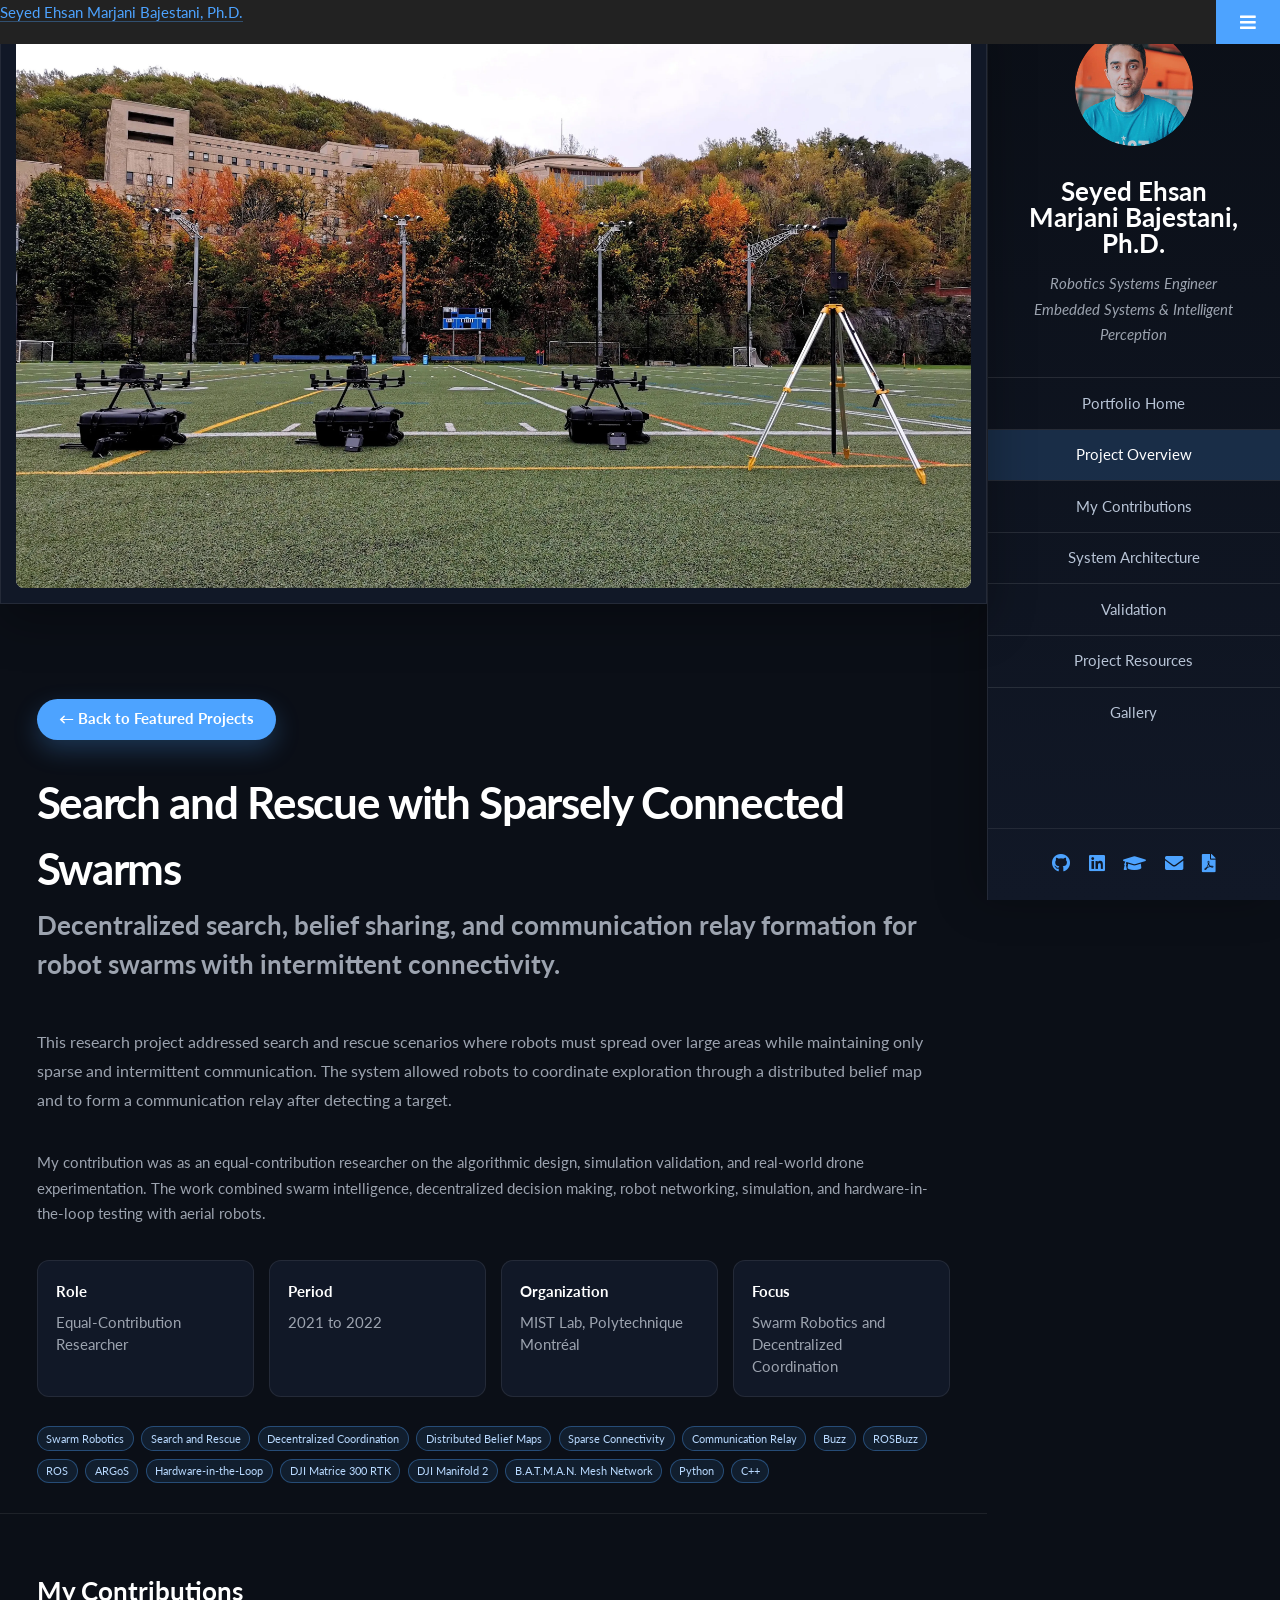
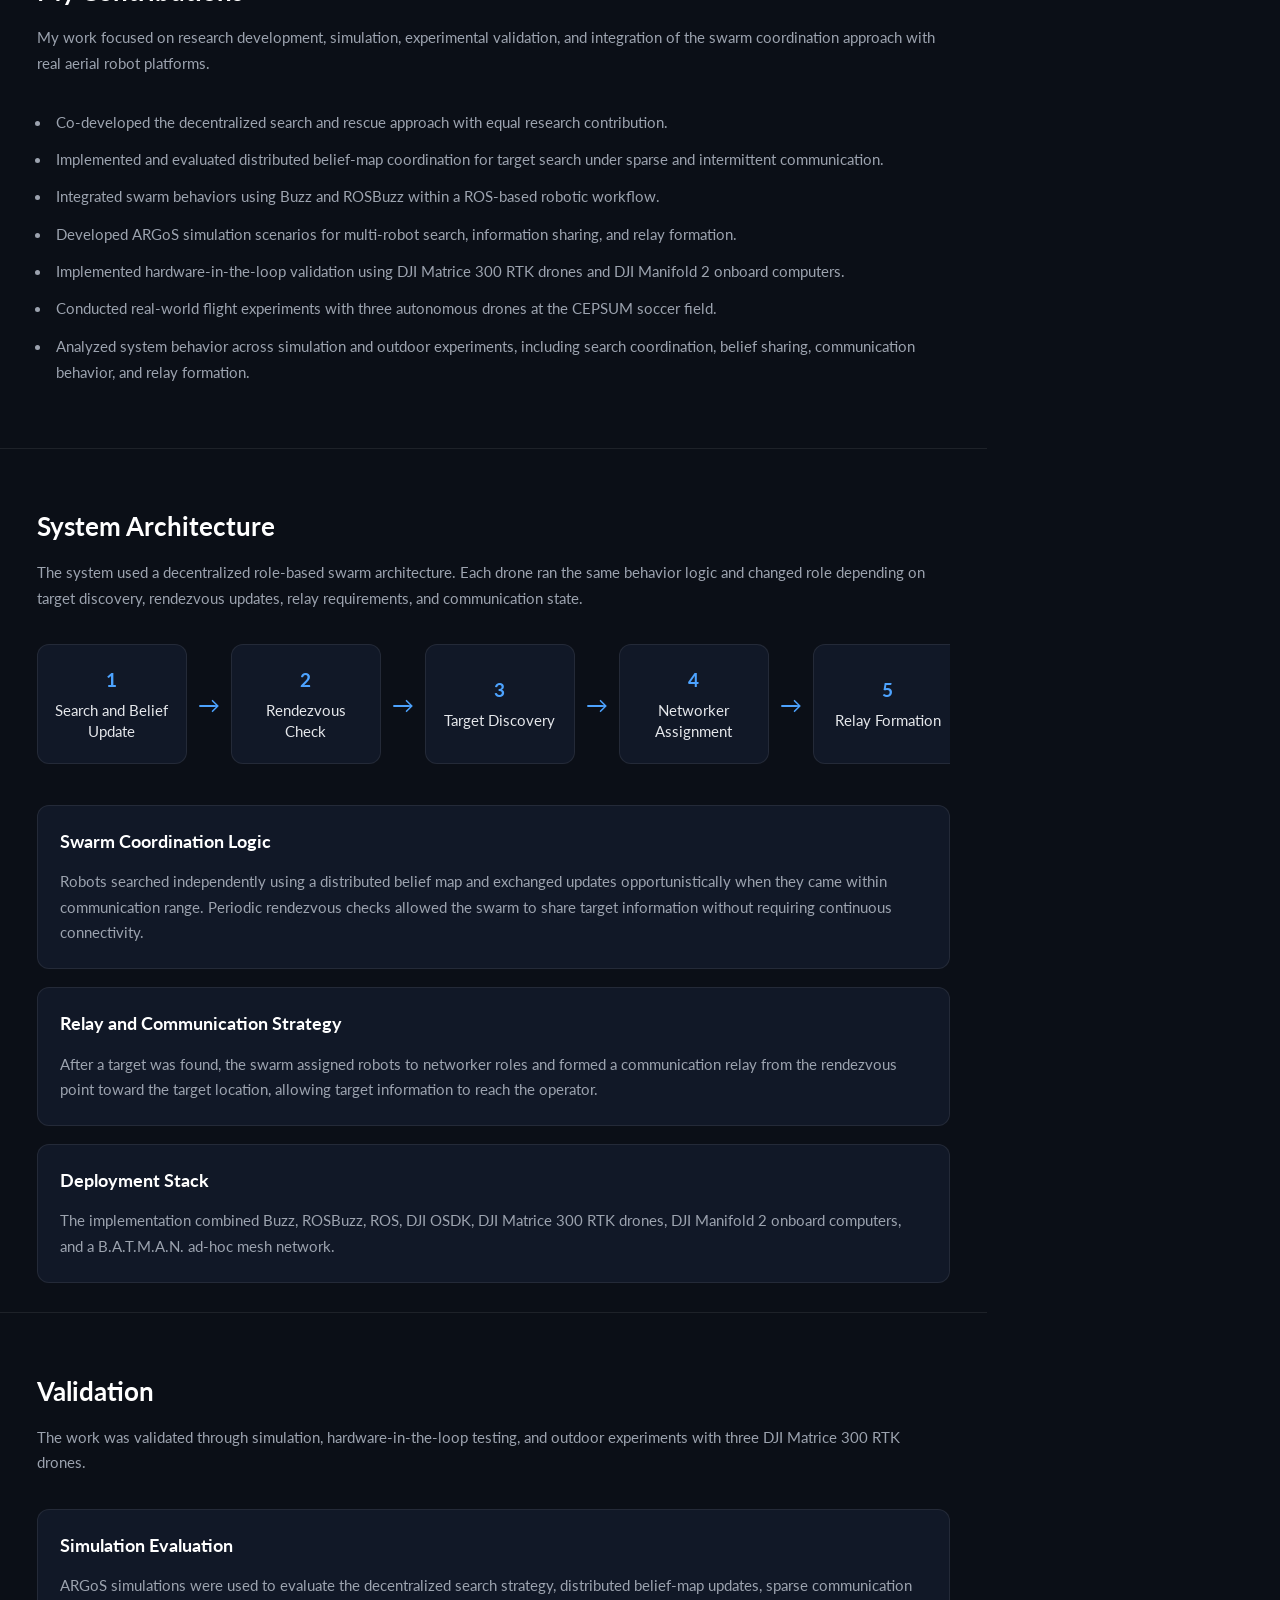
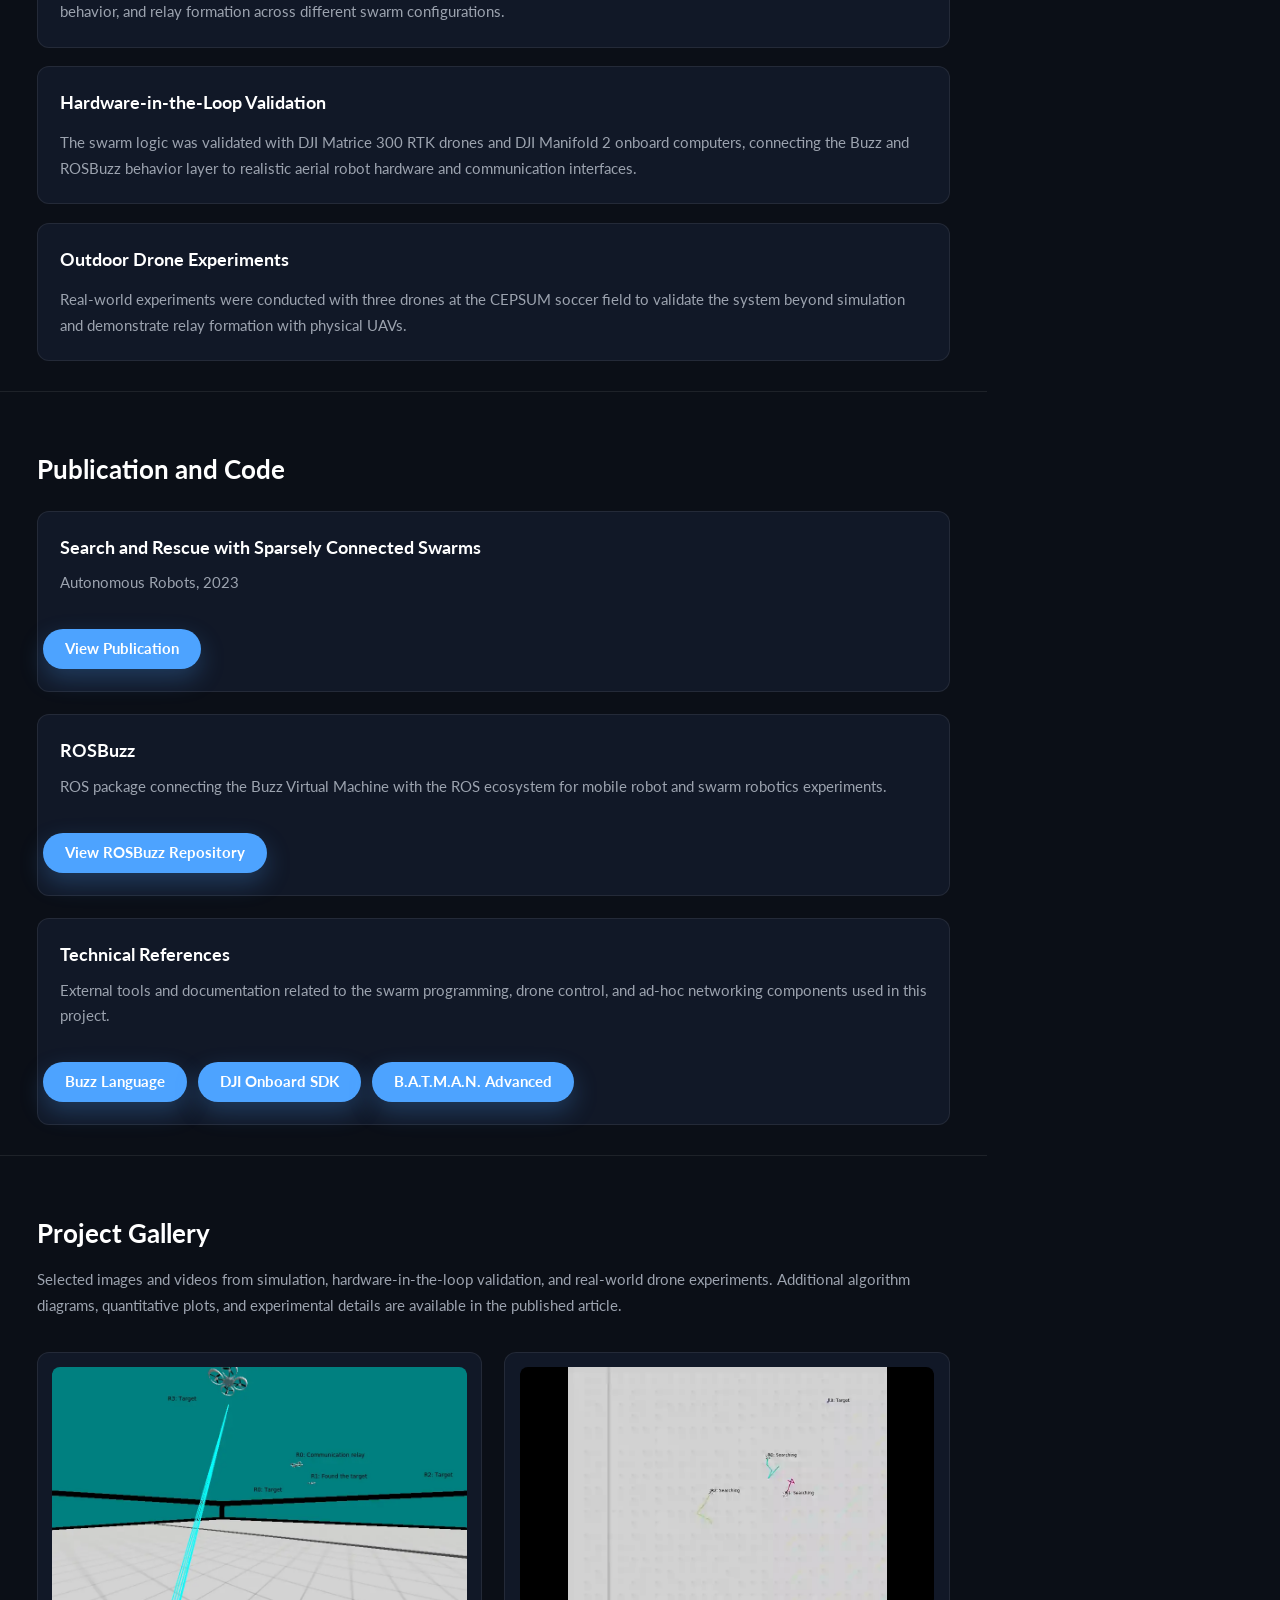
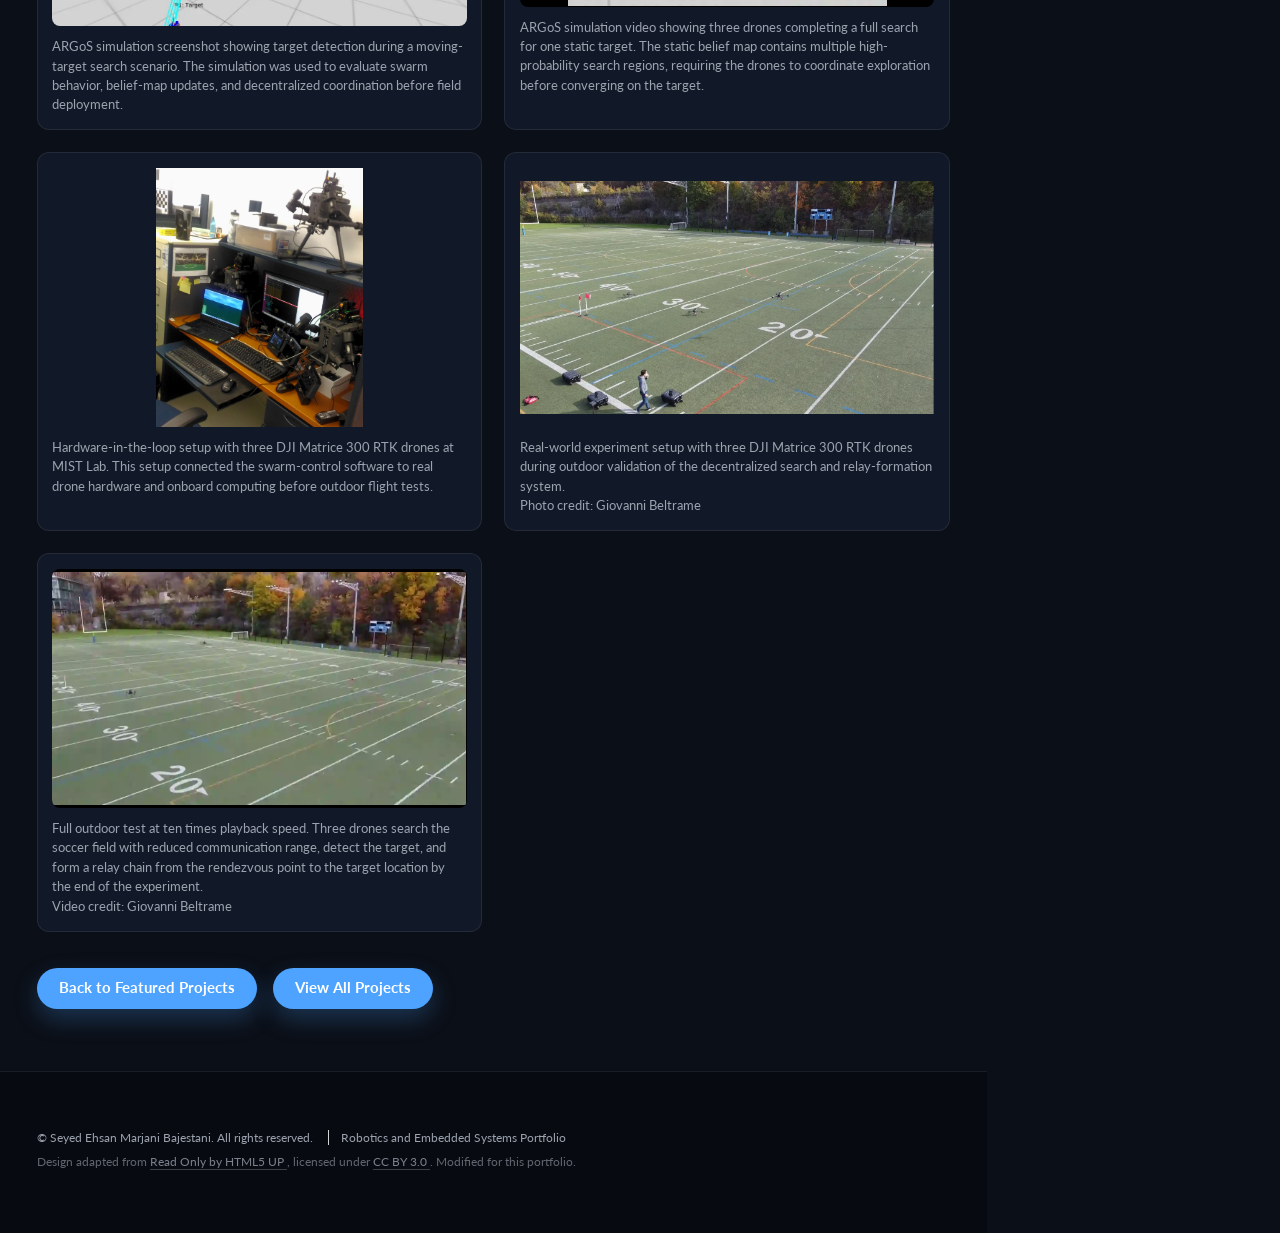
<file: projects/swarm-search-rescue.html>
<!DOCTYPE HTML>
<html lang="en">

<head>
    <title>
        Search and Rescue with Sparsely Connected Swarms | Seyed Ehsan Marjani Bajestani
    </title>

    <meta charset="utf-8">

    <meta
        name="viewport"
        content="width=device-width, initial-scale=1">

    <meta
        name="description"
        content="Search and rescue with sparsely connected robot swarms using decentralized coordination, distributed belief maps, ROSBuzz, Buzz, ARGoS simulation, and DJI drone experiments.">

    <link rel="stylesheet" href="../assets/css/main.css">
    <link rel="stylesheet" href="../assets/css/custom.css">
</head>

<body class="is-preload project-page">

    <!-- Header -->
    <section id="header">

        <header>

            <span class="image avatar">
                <img
                    src="../images/profile.webp"
                    alt="Seyed Ehsan Marjani Bajestani">
            </span>

            <h1 id="logo">
                <a href="../index.html">
                    Seyed&nbsp;Ehsan
                    <span class="sidebar-name-break"><br></span>
                    <span class="mobile-name-space"> </span>
                    Marjani&nbsp;Bajestani, Ph.D.
                </a>
            </h1>

            <p>
                Robotics Systems Engineer<br>
                Embedded Systems &amp; Intelligent Perception
            </p>

        </header>

        <nav id="nav">
            <ul>

                <li>
                    <a href="../index.html">
                        Portfolio Home
                    </a>
                </li>

                <li>
                    <a href="#overview" class="active">
                        Project Overview
                    </a>
                </li>

                <li>
                    <a href="#contributions">
                        My Contributions
                    </a>
                </li>

                <li>
                    <a href="#architecture">
                        System Architecture
                    </a>
                </li>

                <li>
                    <a href="#validation">
                        Validation
                    </a>
                </li>

                <li>
                    <a href="#resources">
                        Project Resources
                    </a>
                </li>

                <li>
                    <a href="#gallery">
                        Gallery
                    </a>
                </li>

            </ul>
        </nav>

        <footer>
            <ul class="icons">

                <li>
                    <a
                        href="https://github.com/emarjani"
                        target="_blank"
                        rel="noopener noreferrer"
                        class="icon brands fa-github">

                        <span class="label">GitHub</span>
                    </a>
                </li>

                <li>
                    <a
                        href="https://www.linkedin.com/in/seyed-ehsan-marjani-bajestani/"
                        target="_blank"
                        rel="noopener noreferrer"
                        class="icon brands fa-linkedin">

                        <span class="label">LinkedIn</span>
                    </a>
                </li>

                <li>
                    <a
                        href="https://scholar.google.ca/citations?user=4OsTRVIAAAAJ&amp;hl=en"
                        target="_blank"
                        rel="noopener noreferrer"
                        class="icon solid fa-graduation-cap">

                        <span class="label">Google Scholar</span>
                    </a>
                </li>

                <li>
                    <a
                        href="mailto:ehsan.marjani@gmail.com"
                        class="icon solid fa-envelope">

                        <span class="label">Email</span>
                    </a>
                </li>

                <li>
                    <a
                        href="../pdf/CV.pdf"
                        target="_blank"
                        rel="noopener noreferrer"
                        class="icon solid fa-file-pdf">

                        <span class="label">CV</span>
                    </a>
                </li>

            </ul>
        </footer>

    </section>


    <!-- Wrapper -->
    <div id="wrapper">

        <!-- Main -->
        <div id="main">

            <!-- Overview -->
            <section id="overview">

                <div class="image main project-hero project-overview-graphic">
                    <img
                        src="../images/swarm-search-rescue/swarm_search_rescue.webp"
                        alt="Search and rescue with sparsely connected autonomous drone swarms"
                        fetchpriority="high">
                </div>

                <div class="container">

                    <ul class="actions project-back-action">
                        <li>
                            <a
                                href="../index.html#three"
                                class="button">

                                &larr; Back to Featured Projects
                            </a>
                        </li>
                    </ul>

                    <header class="major">

                        <h2>
                            Search and Rescue with Sparsely Connected Swarms
                        </h2>

                        <p>
                            Decentralized search, belief sharing, and communication
                            relay formation for robot swarms with intermittent connectivity.
                        </p>

                    </header>

                    <p class="project-introduction">
                        This research project addressed search and rescue scenarios where
                        robots must spread over large areas while maintaining only sparse
                        and intermittent communication. The system allowed robots to
                        coordinate exploration through a distributed belief map and to
                        form a communication relay after detecting a target.
                    </p>

                    <p>
                        My contribution was as an equal-contribution researcher on the
                        algorithmic design, simulation validation, and real-world drone
                        experimentation. The work combined swarm intelligence, decentralized
                        decision making, robot networking, simulation, and hardware-in-the-loop
                        testing with aerial robots.
                    </p>

                    <div class="project-meta-grid">

                        <div class="project-meta-item">
                            <strong>Role</strong>
                            <span>
                                Equal-Contribution Researcher
                            </span>
                        </div>

                        <div class="project-meta-item">
                            <strong>Period</strong>
                            <span>
                                2021 to 2022
                            </span>
                        </div>

                        <div class="project-meta-item">
                            <strong>Organization</strong>
                            <span>
                                MIST Lab, Polytechnique Montréal
                            </span>
                        </div>

                        <div class="project-meta-item">
                            <strong>Focus</strong>
                            <span>
                                Swarm Robotics and Decentralized Coordination
                            </span>
                        </div>

                    </div>

                    <div class="technology-tags">
                        <span>Swarm Robotics</span>
                        <span>Search and Rescue</span>
                        <span>Decentralized Coordination</span>
                        <span>Distributed Belief Maps</span>
                        <span>Sparse Connectivity</span>
                        <span>Communication Relay</span>
                        <span>Buzz</span>
                        <span>ROSBuzz</span>
                        <span>ROS</span>
                        <span>ARGoS</span>
                        <span>Hardware-in-the-Loop</span>
                        <span>DJI Matrice 300 RTK</span>
                        <span>DJI Manifold 2</span>
                        <span>B.A.T.M.A.N. Mesh Network</span>
                        <span>Python</span>
                        <span>C++</span>
                    </div>

                </div>

            </section>


            <!-- Contributions -->
            <section id="contributions">

                <div class="container">

                    <h3>My Contributions</h3>

                    <p>
                        My work focused on research development, simulation,
                        experimental validation, and integration of the swarm
                        coordination approach with real aerial robot platforms.
                    </p>

                    <ul class="project-contribution-list">

                        <li>
                            Co-developed the decentralized search and rescue approach with
                            equal research contribution.
                        </li>

                        <li>
                            Implemented and evaluated distributed belief-map coordination for
                            target search under sparse and intermittent communication.
                        </li>

                        <li>
                            Integrated swarm behaviors using Buzz and ROSBuzz within a
                            ROS-based robotic workflow.
                        </li>

                        <li>
                            Developed ARGoS simulation scenarios for multi-robot search,
                            information sharing, and relay formation.
                        </li>

                        <li>
                            Implemented hardware-in-the-loop validation using DJI Matrice 300 RTK
                            drones and DJI Manifold 2 onboard computers.
                        </li>

                        <li>
                            Conducted real-world flight experiments with three autonomous drones
                            at the CEPSUM soccer field.
                        </li>

                        <li>
                            Analyzed system behavior across simulation and outdoor experiments,
                            including search coordination, belief sharing, communication behavior,
                            and relay formation.
                        </li>

                    </ul>

                </div>

            </section>


            <!-- Architecture -->
            <section id="architecture">

                <div class="container">

                    <h3>System Architecture</h3>

                    <p>
                        The system used a decentralized role-based swarm architecture.
                        Each drone ran the same behavior logic and changed role depending
                        on target discovery, rendezvous updates, relay requirements, and
                        communication state.
                    </p>

                    <div class="project-flow">

                        <div class="project-flow-step">
                            <strong>1</strong>
                            <span>Search and Belief Update</span>
                        </div>

                        <div class="project-flow-arrow" aria-hidden="true">
                            &rarr;
                        </div>

                        <div class="project-flow-step">
                            <strong>2</strong>
                            <span>Rendezvous Check</span>
                        </div>

                        <div class="project-flow-arrow" aria-hidden="true">
                            &rarr;
                        </div>

                        <div class="project-flow-step">
                            <strong>3</strong>
                            <span>Target Discovery</span>
                        </div>

                        <div class="project-flow-arrow" aria-hidden="true">
                            &rarr;
                        </div>

                        <div class="project-flow-step">
                            <strong>4</strong>
                            <span>Networker Assignment</span>
                        </div>

                        <div class="project-flow-arrow" aria-hidden="true">
                            &rarr;
                        </div>

                        <div class="project-flow-step">
                            <strong>5</strong>
                            <span>Relay Formation</span>
                        </div>

                    </div>

                    <div class="project-panel">

                        <h4>Swarm Coordination Logic</h4>

                        <p>
                            Robots searched independently using a distributed belief map
                            and exchanged updates opportunistically when they came within
                            communication range. Periodic rendezvous checks allowed the
                            swarm to share target information without requiring continuous
                            connectivity.
                        </p>

                    </div>

                    <div class="project-panel">

                        <h4>Relay and Communication Strategy</h4>

                        <p>
                            After a target was found, the swarm assigned robots to
                            networker roles and formed a communication relay from the
                            rendezvous point toward the target location, allowing target
                            information to reach the operator.
                        </p>

                    </div>

                    <div class="project-panel">

                        <h4>Deployment Stack</h4>

                        <p>
                            The implementation combined Buzz, ROSBuzz, ROS, DJI OSDK,
                            DJI Matrice 300 RTK drones, DJI Manifold 2 onboard computers,
                            and a B.A.T.M.A.N. ad-hoc mesh network.
                        </p>

                    </div>

                </div>

            </section>


            <!-- Validation -->
            <section id="validation">

                <div class="container">

                    <h3>Validation</h3>

                    <p>
                        The work was validated through simulation, hardware-in-the-loop
                        testing, and outdoor experiments with three DJI Matrice 300 RTK
                        drones.
                    </p>

                    <div class="project-panel">

                        <h4>Simulation Evaluation</h4>

                        <p>
                            ARGoS simulations were used to evaluate the decentralized
                            search strategy, distributed belief-map updates, sparse
                            communication behavior, and relay formation across different
                            swarm configurations.
                        </p>

                    </div>

                    <div class="project-panel">

                        <h4>Hardware-in-the-Loop Validation</h4>

                        <p>
                            The swarm logic was validated with DJI Matrice 300 RTK drones
                            and DJI Manifold 2 onboard computers, connecting the Buzz and
                            ROSBuzz behavior layer to realistic aerial robot hardware and
                            communication interfaces.
                        </p>

                    </div>

                    <div class="project-panel">

                        <h4>Outdoor Drone Experiments</h4>

                        <p>
                            Real-world experiments were conducted with three drones at the
                            CEPSUM soccer field to validate the system beyond simulation
                            and demonstrate relay formation with physical UAVs.
                        </p>

                    </div>

                </div>

            </section>


            <!-- Resources -->
            <section id="resources">

                <div class="container">

                    <h3>Publication and Code</h3>

                    <div class="project-resource">

                        <h4>
                            Search and Rescue with Sparsely Connected Swarms
                        </h4>

                        <p>
                            Autonomous Robots, 2023
                        </p>

                        <ul class="actions">

                            <li>
                                <a
                                    href="https://doi.org/10.1007/s10514-022-10080-7"
                                    target="_blank"
                                    rel="noopener noreferrer"
                                    class="button">

                                    View Publication
                                </a>
                            </li>

                        </ul>

                    </div>

                    <div class="project-resource">

                        <h4>ROSBuzz</h4>

                        <p>
                            ROS package connecting the Buzz Virtual Machine with the ROS
                            ecosystem for mobile robot and swarm robotics experiments.
                        </p>

                        <ul class="actions">

                            <li>
                                <a
                                    href="https://github.com/MISTLab/ROSBuzz"
                                    target="_blank"
                                    rel="noopener noreferrer"
                                    class="button">

                                    View ROSBuzz Repository
                                </a>
                            </li>

                        </ul>

                    </div>

                    <div class="project-resource">

                        <h4>Technical References</h4>

                        <p>
                            External tools and documentation related to the swarm programming,
                            drone control, and ad-hoc networking components used in this project.
                        </p>

                        <ul class="actions">

                            <li>
                                <a
                                    href="https://github.com/buzz-lang/Buzz"
                                    target="_blank"
                                    rel="noopener noreferrer"
                                    class="button">
                                    Buzz Language
                                </a>
                            </li>

                            <li>
                                <a
                                    href="https://developer.dji.com/onboard-api-reference/"
                                    target="_blank"
                                    rel="noopener noreferrer"
                                    class="button">
                                    DJI Onboard SDK
                                </a>
                            </li>

                            <li>
                                <a
                                    href="https://www.open-mesh.org/projects/batman-adv/wiki/BATMAN_IV"
                                    target="_blank"
                                    rel="noopener noreferrer"
                                    class="button">
                                    B.A.T.M.A.N. Advanced
                                </a>
                            </li>

                        </ul>

                    </div>

                </div>

            </section>


            <!-- Gallery -->
            <section id="gallery">

                <div class="container">

                    <h3>Project Gallery</h3>

                    <p>
                        Selected images and videos from simulation, hardware-in-the-loop
                        validation, and real-world drone experiments.
                        Additional algorithm diagrams, quantitative plots, and experimental details
                        are available in the published article.
                    </p>

                    <div class="project-gallery">

                        <figure>
                            <img
                                src="../images/swarm-search-rescue/simulated_detection.webp"
                                alt="ARGoS simulation of search and rescue with sparsely connected swarms"
                                loading="lazy">

                            <figcaption>
                                ARGoS simulation screenshot showing target detection during a moving-target
                                search scenario. The simulation was used to evaluate swarm behavior,
                                belief-map updates, and decentralized coordination before field deployment.
                            </figcaption>
                        </figure>

                        <figure>
                            <video
                                autoplay
                                loop
                                muted
                                playsinline
                                preload="metadata"
                                poster="../images/swarm-search-rescue/simulated_full.webp"
                                aria-label="ARGoS simulation video">

                                <source
                                    src="../images/swarm-search-rescue/simulated_full.mp4"
                                    type="video/mp4">

                                Your browser does not support embedded video.
                            </video>

                            <figcaption>
                                ARGoS simulation video showing three drones completing a full search for
                                one static target. The static belief map contains multiple high-probability
                                search regions, requiring the drones to coordinate exploration before
                                converging on the target.
                            </figcaption>
                        </figure>

                        <figure class="portrait-gallery-image">
                            <img
                                src="../images/swarm-search-rescue/hardware-in-the-loop.webp"
                                alt="Hardware-in-the-loop setup"
                                loading="lazy">

                            <figcaption>
                                Hardware-in-the-loop setup with three DJI Matrice 300 RTK drones at
                                MIST Lab. This setup connected the swarm-control software to real drone
                                hardware and onboard computing before outdoor flight tests.
                            </figcaption>
                        </figure>

                        <figure class="portrait-gallery-image">
                            <img
                                src="../images/swarm-search-rescue/real_world.webp"
                                alt="Real-world experiment setup"
                                loading="lazy">

                            <figcaption>
                                Real-world experiment setup with three DJI Matrice 300 RTK drones during
                                outdoor validation of the decentralized search and relay-formation system.
                                <br>
                                <small>Photo credit: Giovanni Beltrame</small>
                            </figcaption>
                        </figure>

                        <figure>
                            <video
                                autoplay
                                loop
                                muted
                                playsinline
                                preload="metadata"
                                poster="../images/swarm-search-rescue/real_world_full.webp"
                                aria-label="Real-world experiment video">

                                <source
                                    src="../images/swarm-search-rescue/real_world_full.mp4"
                                    type="video/mp4">

                                Your browser does not support embedded video.
                            </video>

                            <figcaption>
                                Full outdoor test at ten times playback speed. Three drones search the
                                soccer field with reduced communication range, detect the target, and form
                                a relay chain from the rendezvous point to the target location by the end
                                of the experiment.
                                <br>
                                <small>Video credit: Giovanni Beltrame</small>
                            </figcaption>
                        </figure>

                    </div>

                    <ul class="actions project-bottom-actions">

                        <li>
                            <a
                                href="../index.html#three"
                                class="button">

                                Back to Featured Projects
                            </a>
                        </li>

                        <li>
                            <a
                                href="index.html"
                                class="button">

                                View All Projects
                            </a>
                        </li>

                    </ul>

                </div>

            </section>

        </div>


        <!-- Footer -->
        <section id="footer">

            <div class="container">

                <ul class="copyright">

                    <li>
                        &copy; Seyed Ehsan Marjani Bajestani. All rights reserved.
                    </li>

                    <li>
                        Robotics and Embedded Systems Portfolio
                    </li>

                    <li class="template-credit">
                        Design adapted from
                        <a
                            href="https://html5up.net/read-only"
                            target="_blank"
                            rel="noopener noreferrer">
                            Read Only by HTML5 UP
                        </a>,
                        licensed under
                        <a
                            href="https://creativecommons.org/licenses/by/3.0/"
                            target="_blank"
                            rel="license noopener noreferrer">
                            CC BY 3.0
                        </a>.
                        Modified for this portfolio.
                    </li>

                </ul>

            </div>

        </section>

    </div>


    <!-- Scripts -->
    <script src="../assets/js/jquery.min.js"></script>
    <script src="../assets/js/jquery.scrollex.min.js"></script>
    <script src="../assets/js/jquery.scrolly.min.js"></script>
    <script src="../assets/js/browser.min.js"></script>
    <script src="../assets/js/breakpoints.min.js"></script>
    <script src="../assets/js/util.js"></script>
    <script src="../assets/js/main.js"></script>
    <script src="../assets/js/custom.js"></script>

</body>
</html>
</file>
<file: assets/css/custom.css>
/* =========================================================
   Custom Portfolio Theme 
   ========================================================= */

:root {
	--bg: #0B0F17;
	--surface: #111827;
	--surface-soft: #162033;
	--text: #E5E7EB;
	--muted: #9CA3AF;
	--primary: #4DA3FF;
	--accent: #74b7f7;
	--border: rgba(255,255,255,0.08);
}

body {
	background: var(--bg) !important;
	color: var(--text) !important;
}

#wrapper,
#main > section {
	background: var(--bg) !important;
}

#main > section {
	border-top: 1px solid var(--border) !important;
}

p, li, header p {
	color: var(--muted) !important;
}

h1, h2, h3, h4, h5, h6,
strong, b {
	color: #ffffff !important;
}

a {
	color: var(--primary);
	border-bottom-color: rgba(77, 163, 255, 0.35);
}

a:hover {
	color: var(--accent) !important;
	border-bottom-color: var(--accent);
}

#header {
	background: linear-gradient(180deg, #0B0F17 0%, #111827 100%) !important;
	border-left: 1px solid var(--border);
	box-shadow: -10px 0 40px rgba(0,0,0,0.25);
}

header.major h2 {
	color: #ffffff !important;
	font-size: 3em;
	letter-spacing: -0.03em;
}

.features article {
	background: var(--surface);
	border: 1px solid var(--border) !important;
	border-radius: 14px;
	padding: 2em !important;
	margin-bottom: 2em;
	box-shadow: 0 18px 45px rgba(0,0,0,0.25);
}

.features article:first-child {
	padding-top: 2em !important;
}

.image img,
.features article .image img {
	border-radius: 12px;
	box-shadow: 0 15px 35px rgba(0,0,0,0.35);
}

.button,
input[type="submit"],
input[type="reset"],
input[type="button"] {
	background: var(--primary) !important;
	border-radius: 999px !important;
	color: #ffffff !important;
	box-shadow: 0 10px 25px rgba(77,163,255,0.25);
}

.button:hover,
input[type="submit"]:hover,
input[type="reset"]:hover,
input[type="button"]:hover {
	background: var(--accent) !important;
	color: #061014 !important;
}

#footer {
	background: #070A10 !important;
	color: var(--muted) !important;
	border-top: 1px solid var(--border);
}

html {
	scroll-behavior: smooth;
}

/* =========================================================
   Sidebar Final Overrides
   ========================================================= */

/* Social icons */
#header .icons a,
#header .icons a:before {
	color: #4DA3FF !important;
}

#header .icons a:hover,
#header .icons a:hover:before {
	color: #74B7F7 !important;
}

/* Navigation separators */
#header nav ul li {
	border-top: solid 1px rgba(255,255,255,0.10) !important;
}

/* Active navigation */
#header nav ul li a.active {
	background: rgba(77,163,255,0.18) !important;
	color: #ffffff !important;
}

/* Navigation hover */
#header nav ul li a:hover {
	background: rgba(77,163,255,0.10) !important;
}

/* Navigation text */
#header nav ul li a {
	color: #B8C4D6 !important;
    border-bottom: 0;
}

/* Sidebar footer border */
#header > footer {
	border-top: solid 1px rgba(255,255,255,0.08) !important;
}

/* =========================================================
   Technical Skills Icons
   ========================================================= */

ul.feature-icons li:before {
    background: #4DA3FF !important;
    color: #ffffff !important;
    border: none !important;
}

/* =========================================================
   Mobile Menu Toggle Button
   ========================================================= */

#titleBar .toggle:before {
	background: #4DA3FF !important;
}

#titleBar .toggle:hover:before {
	background: #74B7F7 !important;
}

/* =========================================================
   Sidebar Name Responsive Fix
   ========================================================= */

/* Sidebar name formatting */
#logo .mobile-name-space {
    display: none;
}

/* Mobile top bar name formatting */
#titleBar .title .sidebar-name-break {
    display: none;
}

#titleBar .title .mobile-name-space {
    display: inline;
}

/* Responsive homepage image without cropping or text overlap */
#one .image.main {
    display: block !important;
    position: relative !important;
    height: auto !important;
    overflow: hidden !important;
    margin: 0 0 2.5em 0 !important;
}

#one .image.main img {
    display: block !important;
    position: relative !important;
    top: auto !important;
    left: auto !important;
    width: 100% !important;
    max-width: 100% !important;
    height: auto !important;
    object-fit: contain !important;
    transform: none !important;
}

/* Project technology tags */
.technology-tags {
    display: flex;
    flex-wrap: wrap;
    gap: 0.5em;
    margin-top: 1em;
}

.technology-tags span {
    display: inline-block;
    padding: 0.3em 0.75em;
    border: 1px solid rgba(77, 163, 255, 0.35);
    border-radius: 999px;
    background: rgba(77, 163, 255, 0.1);
    color: #B8D9FF;
    font-size: 0.78em;
    line-height: 1.4;
}

.project-link a {
    display: inline-flex;
    align-items: center;
    gap: 0.4em;
    font-weight: 600;
    text-decoration: none;
}

.project-link a:hover {
    text-decoration: underline;
}

/* Homepage banner and visible image credit */
.hero-image {
    position: relative !important;
    display: block !important;
    height: auto !important;
    overflow: hidden !important;
}

.hero-image picture,
.hero-image img {
    display: block;
    width: 100%;
}

.hero-image img {
    position: relative !important;
    height: auto !important;
    object-fit: contain !important;
    transform: none !important;
}

.hero-image .image-credit {
    position: absolute;
    right: 0.8rem;
    bottom: 0.6rem;
    left: 0.8rem;
    z-index: 2;
    width: fit-content;
    max-width: calc(100% - 1.6rem);
    padding: 0.35rem 0.6rem;
    border-radius: 0.25rem;
    background: rgba(0, 0, 0, 0.72);
    color: #ffffff;
    font-size: 0.68rem;
    line-height: 1.45;
}

.hero-image .image-credit a {
    color: #ffffff !important;
    border-bottom: 1px dotted rgba(255, 255, 255, 0.65);
}

.hero-image .image-credit a:hover {
    color: var(--accent) !important;
    border-bottom-color: var(--accent);
}

.project-link {
    display: flex;
    flex-wrap: wrap;
    gap: 1.25em;
    margin-top: 1em;
}

/* Restricted project summary */
.restricted-project {
    margin: 2.5em 0 0 0;
    padding: 2em;
    background: var(--surface);
    border: 1px solid var(--border);
    border-radius: 14px;
    box-shadow: 0 18px 45px rgba(0, 0, 0, 0.25);
}

.restricted-project h4 {
    margin-bottom: 0.75em;
}

.confidentiality-note {
    margin: 1em 0 0 0;
    color: var(--muted);
    font-size: 0.85em;
    font-style: italic;
}

/* Space before View All Projects button */
.all-projects-action {
    margin-top: 2.5em !important;
    margin-bottom: 0 !important;
}

/* =========================================================
   Dedicated Project Pages
   ========================================================= */

.project-page #main > section:first-child {
    border-top: 0 !important;
}

/* Full project banner image without cropping */
.project-page .project-hero {
    display: block !important;
    position: relative !important;
    width: 100% !important;
    height: auto !important;
    max-height: none !important;
    overflow: hidden !important;
    margin: 0 0 2.5em 0 !important;
}

.project-page .project-hero img {
    display: block !important;
    position: relative !important;
    top: auto !important;
    left: auto !important;
    width: 100% !important;
    max-width: 100% !important;
    height: auto !important;
    max-height: none !important;
    object-fit: contain !important;
    object-position: center !important;
    transform: none !important;
}

.project-back-action {
    margin-bottom: 2em;
}

.project-introduction {
    font-size: 1.1em;
    line-height: 1.8;
}

.project-meta-grid {
    display: grid;
    grid-template-columns: repeat(4, minmax(0, 1fr));
    gap: 1em;
    margin: 2em 0;
}

.project-meta-item {
    padding: 1.25em;
    background: var(--surface);
    border: 1px solid var(--border);
    border-radius: 12px;
}

.project-meta-item strong {
    display: block;
    margin-bottom: 0.45em;
    color: #ffffff;
}

.project-meta-item span {
    display: block;
    color: var(--muted);
    line-height: 1.5;
}

.project-contribution-list {
    margin-top: 1.5em;
}

.project-contribution-list li {
    margin-bottom: 0.8em;
    padding-left: 0.3em;
}

.project-flow {
    display: flex;
    align-items: stretch;
    gap: 0.75em;
    margin: 2em 0;
    overflow-x: auto;
    padding-bottom: 0.75em;
}

.project-flow-step {
    display: flex;
    flex: 1 0 150px;
    flex-direction: column;
    justify-content: center;
    min-height: 120px;
    padding: 1em;
    text-align: center;
    background: var(--surface);
    border: 1px solid var(--border);
    border-radius: 12px;
}

.project-flow-step strong {
    display: block;
    margin-bottom: 0.45em;
    color: var(--primary) !important;
    font-size: 1.3em;
}

.project-flow-step span {
    color: var(--text);
    line-height: 1.4;
}

.project-flow-arrow {
    display: flex;
    align-items: center;
    justify-content: center;
    color: var(--primary);
    font-size: 1.5em;
}

.project-panel {
    margin-top: 1.25em;
    padding: 1.5em;
    background: var(--surface);
    border: 1px solid var(--border);
    border-radius: 12px;
}

.project-panel h4 {
    margin-bottom: 0.75em;
}

.project-panel p:last-child {
    margin-bottom: 0;
}

.project-results-grid {
    display: grid;
    grid-template-columns: repeat(2, minmax(0, 1fr));
    gap: 1em;
    margin-top: 2em;
}

.project-result {
    min-height: 150px;
    padding: 1.5em;
    background: var(--surface);
    border: 1px solid var(--border);
    border-radius: 12px;
}

.project-result strong {
    display: block;
    margin-bottom: 0.5em;
    color: var(--primary) !important;
    font-size: 1.45em;
}

.project-result span {
    display: block;
    color: var(--muted);
    line-height: 1.6;
}

.project-resource {
    margin-top: 1.5em;
    padding: 1.5em;
    background: var(--surface);
    border: 1px solid var(--border);
    border-radius: 12px;
}

.project-resource h4 {
    margin-bottom: 0.5em;
}

.project-resource .actions {
    margin-bottom: 0;
}

.project-gallery {
    display: grid;
    grid-template-columns: repeat(2, minmax(0, 1fr));
    gap: 1.5em;
    margin-top: 2em;
}

.project-gallery figure {
    margin: 0;
    padding: 1em;
    background: var(--surface);
    border: 1px solid var(--border);
    border-radius: 12px;
}

.project-gallery img {
    display: block;
    width: 100%;
    aspect-ratio: 16 / 10;
    object-fit: cover;
    border-radius: 8px;
}

.project-gallery figcaption {
    padding-top: 0.85em;
    color: var(--muted);
    font-size: 0.88em;
    line-height: 1.5;
}

.project-bottom-actions {
    margin-top: 2.5em;
}


/* Tablet */
@media screen and (max-width: 980px) {

    .project-meta-grid {
        grid-template-columns: repeat(2, minmax(0, 1fr));
    }

    .project-flow-arrow {
        display: none;
    }

    .project-flow {
        display: grid;
        grid-template-columns: repeat(2, minmax(0, 1fr));
    }

}


/* Mobile */
@media screen and (max-width: 736px) {

    .project-meta-grid,
    .project-results-grid,
    .project-gallery,
    .project-flow {
        grid-template-columns: 1fr;
    }

    .project-flow-step {
        min-height: auto;
    }

}

.project-gallery video {
    display: block;
    width: 100%;
    aspect-ratio: 744 / 430;
    object-fit: contain;
    background: #000000;
    border-radius: 8px;
}

/* Event RGB D project overview graphic */
.project-overview-graphic {
    box-sizing: border-box;
    width: calc(100% - 3em) !important;
    margin: 1.5em auto 2.5em auto !important;
    padding: 1em;
    background: var(--surface);
    border: 1px solid var(--border);
    border-radius: 14px;
    box-shadow: 0 18px 45px rgba(0, 0, 0, 0.3);
}

.project-overview-graphic img {
    display: block !important;
    width: 100% !important;
    height: auto !important;
    object-fit: contain !important;
    background: #ffffff;
    border-radius: 8px !important;
    box-shadow: none !important;
}

@media screen and (max-width: 736px) {
    .project-overview-graphic {
        width: calc(100% - 1.5em) !important;
        margin-top: 0.75em !important;
        padding: 0.5em;
    }
}

.compact-project-image {
    max-width: 700px;
    margin: 2em auto;
}

.compact-project-image img {
    display: block;
    width: 100%;
    height: auto;
    object-fit: contain;
    border-radius: 8px;
}

/* Center limited width project banners */
.project-page .project-hero.compact-project-hero {
    display: block !important;
    width: calc(100% - 2em) !important;
    max-width: 963px !important;
    margin: 1.5em auto 2.5em auto !important;
    float: none !important;
}

.project-page .project-hero.compact-project-hero img {
    display: block !important;
    width: 100% !important;
    max-width: 963px !important;
    height: auto !important;
    margin: 0 auto !important;
    object-fit: contain !important;
}

header.major p a {
    color: var(--primary) !important;
    text-decoration: none;
    border-bottom: 1px dotted rgba(77, 163, 255, 0.55);
}

header.major p a:hover {
    color: var(--accent) !important;
    border-bottom-color: var(--accent);
}



/* =========================================================
   Temporary Project Pages
   ========================================================= */

.project-placeholder-section {
    min-height: 78vh;
}

.project-placeholder-section .container {
    display: flex;
    align-items: center;
    justify-content: center;
    min-height: 78vh;
    padding-top: 4em;
    padding-bottom: 4em;
}

.project-placeholder-card {
    width: 100%;
    max-width: 850px;
    padding: 3.5em;
    text-align: center;
    background: var(--surface);
    border: 1px solid var(--border);
    border-radius: 14px;
    box-shadow: 0 18px 45px rgba(0, 0, 0, 0.25);
}

.project-status-label {
    display: inline-block;
    margin-bottom: 1.5em;
    padding: 0.45em 1em;
    color: #B8D9FF;
    font-size: 0.8em;
    font-weight: 600;
    letter-spacing: 0.08em;
    text-transform: uppercase;
    background: rgba(77, 163, 255, 0.1);
    border: 1px solid rgba(77, 163, 255, 0.35);
    border-radius: 999px;
}

.project-placeholder-card h2 {
    margin-bottom: 0.6em;
    color: #ffffff !important;
}

.project-placeholder-introduction {
    margin-right: auto;
    margin-left: auto;
    max-width: 680px;
    color: var(--text) !important;
    font-size: 1.1em;
    line-height: 1.8;
}

.project-placeholder-actions {
    justify-content: center;
    margin-top: 2.5em;
    margin-bottom: 0;
}


@media screen and (max-width: 736px) {

    .project-placeholder-section .container {
        padding-top: 2em;
        padding-bottom: 2em;
    }

    .project-placeholder-card {
        padding: 2em 1.25em;
    }

    .project-placeholder-actions {
        display: block;
    }

    .project-placeholder-actions li {
        display: block;
        margin: 0 0 1em 0;
    }

    .project-placeholder-actions .button {
        width: 100%;
    }

}

/* Mobile menu fallback for project pages */
@media screen and (max-width: 1280px) {

    .project-page #titleBar {
        display: block !important;
        position: fixed !important;
        top: 0;
        left: 0;
        width: 100%;
        height: 44px;
        z-index: 10001;
        background: #222222;
    }

    .project-page #titleBar .toggle {
        display: block !important;
        position: absolute;
        top: 0;
        right: 0;
        width: 64px;
        height: 44px;
        visibility: visible !important;
        opacity: 1 !important;
        border: 0;
    }

    .project-page #titleBar .toggle:before {
        display: block !important;
        content: "\f0c9";
        width: 64px;
        height: 44px;
        line-height: 44px;
        background: var(--primary) !important;
        color: #ffffff !important;
        font-family: "Font Awesome 5 Free";
        font-size: 18px;
        font-weight: 900;
        text-align: center;
    }

}

/* Footer copyright and template attribution */
#footer .copyright .template-credit {
    display: block;
    width: 100%;
    margin: 0.55em 0 0 0;
    padding: 0;
    border-left: 0;
    color: rgba(156, 163, 175, 0.6) !important;
    font-size: 0.82em;
    line-height: 1.6;
}

#footer .copyright .template-credit a {
    color: rgba(156, 163, 175, 0.78) !important;
    border-bottom-color: rgba(156, 163, 175, 0.35);
}

#footer .copyright .template-credit a:hover {
    color: var(--accent) !important;
    border-bottom-color: var(--accent);
}

.project-architecture {
    display: grid;
    grid-template-columns: 1fr auto 1fr auto 1fr;
    gap: 1.2em;
    align-items: center;
    margin: 2em 0 1.25em 0;
}

.architecture-column {
    display: flex;
    flex-direction: column;
    gap: 0.8em;
}

.architecture-column h4 {
    margin: 0 0 0.25em 0;
    text-align: center;
}

.architecture-controller {
    padding: 1em;
    border: 1px solid var(--border);
    border-radius: 0.5em;
    background: var(--surface-soft);
}

.architecture-arrow {
    font-size: 1.5em;
    align-self: center;
}

.architecture-power {
    margin-top: 1em;
}

.architecture-power .project-flow-step {
    max-width: 44em;
    margin: 0 auto;
}

@media screen and (max-width: 736px) {

    .project-architecture {
        grid-template-columns: 1fr;
    }

    .architecture-arrow {
        transform: rotate(90deg);
        justify-self: center;
    }

}

.project-card-actions {
    margin-top: 1.25em;
    margin-bottom: 0;
}

.project-card-actions .button {
    margin-bottom: 0;
}

.project-resource .actions {
    display: flex;
    flex-wrap: wrap;
    gap: 0.75em;
}

.project-resource .actions li {
    padding: 0;
}

.project-gallery figure.portrait-gallery-image img {
    object-fit: contain;
    background: var(--surface);
}

/* Wider content area while keeping readable side spacing */
#main > section > .container,
#footer > .container {
    width: min(86%, calc(100% - 3em));
    max-width: 82em;
    box-sizing: border-box;
}

/* Tablet / medium-window spacing */
@media screen and (max-width: 1280px) {

    #main > section > .container,
    #footer > .container {
        width: calc(100% - 5em) !important;
        max-width: 82em;
    }

}

/* Normal mobile spacing */
@media screen and (max-width: 736px) {

    #main > section > .container,
    #footer > .container {
        width: 100% !important;
        max-width: none !important;
        padding-left: 2.5em !important;
        padding-right: 2.5em !important;
    }

}

/* Extra spacing for very narrow screens */
@media screen and (max-width: 420px) {

    #main > section > .container,
    #footer > .container {
        padding-left: 1.5em !important;
        padding-right: 1.5em !important;
    }

}

.project-gallery > figure.project-gallery-one-column,
.project-gallery > figure.project-gallery-single-column {
    grid-column: span 1 !important;
    justify-self: center;
    width: 100%;
    max-width: 34em;
}

/* On mobile, let it behave like the other gallery cards */
@media screen and (max-width: 736px) {

    .project-gallery > figure.project-gallery-one-column,
    .project-gallery > figure.project-gallery-single-column {
        max-width: none;
    }

}
</file>
<file: assets/css/main.css>
@import url("fontawesome-all.min.css");
@import url("https://fonts.googleapis.com/css?family=Lato:400,400italic,700,700italic|Source+Code+Pro:400");

/*
	Read Only by HTML5 UP
	html5up.net | @ajlkn
	Free for personal and commercial use under the CCA 3.0 license (html5up.net/license)
*/

html, body, div, span, applet, object,
iframe, h1, h2, h3, h4, h5, h6, p, blockquote,
pre, a, abbr, acronym, address, big, cite,
code, del, dfn, em, img, ins, kbd, q, s, samp,
small, strike, strong, sub, sup, tt, var, b,
u, i, center, dl, dt, dd, ol, ul, li, fieldset,
form, label, legend, table, caption, tbody,
tfoot, thead, tr, th, td, article, aside,
canvas, details, embed, figure, figcaption,
footer, header, hgroup, menu, nav, output, ruby,
section, summary, time, mark, audio, video {
	margin: 0;
	padding: 0;
	border: 0;
	font-size: 100%;
	font: inherit;
	vertical-align: baseline;}

article, aside, details, figcaption, figure,
footer, header, hgroup, menu, nav, section {
	display: block;}

body {
	line-height: 1;
}

ol, ul {
	list-style: none;
}

blockquote, q {
	quotes: none;
}

	blockquote:before, blockquote:after, q:before, q:after {
		content: '';
		content: none;
	}

table {
	border-collapse: collapse;
	border-spacing: 0;
}

body {
	-webkit-text-size-adjust: none;
}

mark {
	background-color: transparent;
	color: inherit;
}

input::-moz-focus-inner {
	border: 0;
	padding: 0;
}

input, select, textarea {
	-moz-appearance: none;
	-webkit-appearance: none;
	-ms-appearance: none;
	appearance: none;
}

/* Basic */

	html {
		box-sizing: border-box;
	}

	*, *:before, *:after {
		box-sizing: inherit;
	}

	body {
		background: #fff;
	}

		body.is-preload *, body.is-preload *:before, body.is-preload *:after {
			-moz-animation: none !important;
			-webkit-animation: none !important;
			-ms-animation: none !important;
			animation: none !important;
			-moz-transition: none !important;
			-webkit-transition: none !important;
			-ms-transition: none !important;
			transition: none !important;
		}

	body, input, select, textarea {
		color: #888;
		font-family: "Lato", sans-serif;
		font-size: 16pt;
		font-weight: 400;
		line-height: 1.75em;
	}

	a {
		-moz-transition: color 0.2s ease-in-out, border-color 0.2s ease-in-out;
		-webkit-transition: color 0.2s ease-in-out, border-color 0.2s ease-in-out;
		-ms-transition: color 0.2s ease-in-out, border-color 0.2s ease-in-out;
		transition: color 0.2s ease-in-out, border-color 0.2s ease-in-out;
		border-bottom: solid 1px #e4e4e4;
		color: inherit;
		text-decoration: none;
	}

		a:hover {
			border-bottom-color: transparent;
			color: #4acaa8 !important;
		}

	strong, b {
		color: #777;
		font-weight: 700;
	}

	em, i {
		font-style: italic;
	}

	p {
		margin: 0 0 2.25em 0;
	}

	h1, h2, h3, h4, h5, h6 {
		color: #777;
		font-weight: 700;
		line-height: 1em;
		margin: 0 0 0.5625em 0;
	}

		h1 a, h2 a, h3 a, h4 a, h5 a, h6 a {
			border: 0;
			color: inherit;
			text-decoration: none;
		}

	h2 {
		font-size: 2em;
		line-height: 1.5em;
	}

	h3 {
		font-size: 1.75em;
		line-height: 1.5em;
	}

	h4 {
		font-size: 1.25em;
		line-height: 1.5em;
	}

	h5 {
		font-size: 0.9em;
		line-height: 1.5em;
	}

	h6 {
		font-size: 0.7em;
		line-height: 1.5em;
	}

	sub {
		font-size: 0.8em;
		position: relative;
		top: 0.5em;
	}

	sup {
		font-size: 0.8em;
		position: relative;
		top: -0.5em;
	}

	hr {
		border: 0;
		border-bottom: solid 2px #f4f4f4;
		margin: 2.25em 0;
	}

		hr.major {
			margin: 3.375em 0;
		}

	blockquote {
		border-left: solid 8px #e4e4e4;
		font-style: italic;
		margin: 0 0 2.25em 0;
		padding: 0.5em 0 0.5em 2em;
	}

	code {
		background: #555;
		border-radius: 5px;
		color: #fff;
		font-family: "Source Code Pro", monospace;
		font-size: 0.9em;
		margin: 0 0.25em;
		padding: 0.25em 0.65em;
	}

	pre {
		font-family: "Source Code Pro", monospace;
		font-size: 0.9em;
		margin: 0 0 2.25em 0;
	}

		pre code {
			-webkit-overflow-scrolling: touch;
			display: block;
			line-height: 1.5em;
			overflow-x: auto;
			padding: 1em 1.5em;
		}

	.align-left {
		text-align: left;
	}

	.align-center {
		text-align: center;
	}

	.align-right {
		text-align: right;
	}

/* Row */

	.row {
		display: flex;
		flex-wrap: wrap;
		box-sizing: border-box;
		align-items: stretch;
	}

		.row > * {
			box-sizing: border-box;
		}

		.row.gtr-uniform > * > :last-child {
			margin-bottom: 0;
		}

		.row.aln-left {
			justify-content: flex-start;
		}

		.row.aln-center {
			justify-content: center;
		}

		.row.aln-right {
			justify-content: flex-end;
		}

		.row.aln-top {
			align-items: flex-start;
		}

		.row.aln-middle {
			align-items: center;
		}

		.row.aln-bottom {
			align-items: flex-end;
		}

		.row > .imp {
			order: -1;
		}

		.row > .col-1 {
			width: 8.33333%;
		}

		.row > .off-1 {
			margin-left: 8.33333%;
		}

		.row > .col-2 {
			width: 16.66667%;
		}

		.row > .off-2 {
			margin-left: 16.66667%;
		}

		.row > .col-3 {
			width: 25%;
		}

		.row > .off-3 {
			margin-left: 25%;
		}

		.row > .col-4 {
			width: 33.33333%;
		}

		.row > .off-4 {
			margin-left: 33.33333%;
		}

		.row > .col-5 {
			width: 41.66667%;
		}

		.row > .off-5 {
			margin-left: 41.66667%;
		}

		.row > .col-6 {
			width: 50%;
		}

		.row > .off-6 {
			margin-left: 50%;
		}

		.row > .col-7 {
			width: 58.33333%;
		}

		.row > .off-7 {
			margin-left: 58.33333%;
		}

		.row > .col-8 {
			width: 66.66667%;
		}

		.row > .off-8 {
			margin-left: 66.66667%;
		}

		.row > .col-9 {
			width: 75%;
		}

		.row > .off-9 {
			margin-left: 75%;
		}

		.row > .col-10 {
			width: 83.33333%;
		}

		.row > .off-10 {
			margin-left: 83.33333%;
		}

		.row > .col-11 {
			width: 91.66667%;
		}

		.row > .off-11 {
			margin-left: 91.66667%;
		}

		.row > .col-12 {
			width: 100%;
		}

		.row > .off-12 {
			margin-left: 100%;
		}

		.row.gtr-0 {
			margin-top: 0;
			margin-left: 0em;
		}

			.row.gtr-0 > * {
				padding: 0 0 0 0em;
			}

			.row.gtr-0.gtr-uniform {
				margin-top: 0em;
			}

				.row.gtr-0.gtr-uniform > * {
					padding-top: 0em;
				}

		.row.gtr-25 {
			margin-top: 0;
			margin-left: -0.5em;
		}

			.row.gtr-25 > * {
				padding: 0 0 0 0.5em;
			}

			.row.gtr-25.gtr-uniform {
				margin-top: -0.5em;
			}

				.row.gtr-25.gtr-uniform > * {
					padding-top: 0.5em;
				}

		.row.gtr-50 {
			margin-top: 0;
			margin-left: -1em;
		}

			.row.gtr-50 > * {
				padding: 0 0 0 1em;
			}

			.row.gtr-50.gtr-uniform {
				margin-top: -1em;
			}

				.row.gtr-50.gtr-uniform > * {
					padding-top: 1em;
				}

		.row {
			margin-top: 0;
			margin-left: -2em;
		}

			.row > * {
				padding: 0 0 0 2em;
			}

			.row.gtr-uniform {
				margin-top: -2em;
			}

				.row.gtr-uniform > * {
					padding-top: 2em;
				}

		.row.gtr-150 {
			margin-top: 0;
			margin-left: -3em;
		}

			.row.gtr-150 > * {
				padding: 0 0 0 3em;
			}

			.row.gtr-150.gtr-uniform {
				margin-top: -3em;
			}

				.row.gtr-150.gtr-uniform > * {
					padding-top: 3em;
				}

		.row.gtr-200 {
			margin-top: 0;
			margin-left: -4em;
		}

			.row.gtr-200 > * {
				padding: 0 0 0 4em;
			}

			.row.gtr-200.gtr-uniform {
				margin-top: -4em;
			}

				.row.gtr-200.gtr-uniform > * {
					padding-top: 4em;
				}

		@media screen and (max-width: 1680px) {

			.row {
				display: flex;
				flex-wrap: wrap;
				box-sizing: border-box;
				align-items: stretch;
			}

				.row > * {
					box-sizing: border-box;
				}

				.row.gtr-uniform > * > :last-child {
					margin-bottom: 0;
				}

				.row.aln-left {
					justify-content: flex-start;
				}

				.row.aln-center {
					justify-content: center;
				}

				.row.aln-right {
					justify-content: flex-end;
				}

				.row.aln-top {
					align-items: flex-start;
				}

				.row.aln-middle {
					align-items: center;
				}

				.row.aln-bottom {
					align-items: flex-end;
				}

				.row > .imp-xlarge {
					order: -1;
				}

				.row > .col-1-xlarge {
					width: 8.33333%;
				}

				.row > .off-1-xlarge {
					margin-left: 8.33333%;
				}

				.row > .col-2-xlarge {
					width: 16.66667%;
				}

				.row > .off-2-xlarge {
					margin-left: 16.66667%;
				}

				.row > .col-3-xlarge {
					width: 25%;
				}

				.row > .off-3-xlarge {
					margin-left: 25%;
				}

				.row > .col-4-xlarge {
					width: 33.33333%;
				}

				.row > .off-4-xlarge {
					margin-left: 33.33333%;
				}

				.row > .col-5-xlarge {
					width: 41.66667%;
				}

				.row > .off-5-xlarge {
					margin-left: 41.66667%;
				}

				.row > .col-6-xlarge {
					width: 50%;
				}

				.row > .off-6-xlarge {
					margin-left: 50%;
				}

				.row > .col-7-xlarge {
					width: 58.33333%;
				}

				.row > .off-7-xlarge {
					margin-left: 58.33333%;
				}

				.row > .col-8-xlarge {
					width: 66.66667%;
				}

				.row > .off-8-xlarge {
					margin-left: 66.66667%;
				}

				.row > .col-9-xlarge {
					width: 75%;
				}

				.row > .off-9-xlarge {
					margin-left: 75%;
				}

				.row > .col-10-xlarge {
					width: 83.33333%;
				}

				.row > .off-10-xlarge {
					margin-left: 83.33333%;
				}

				.row > .col-11-xlarge {
					width: 91.66667%;
				}

				.row > .off-11-xlarge {
					margin-left: 91.66667%;
				}

				.row > .col-12-xlarge {
					width: 100%;
				}

				.row > .off-12-xlarge {
					margin-left: 100%;
				}

				.row.gtr-0 {
					margin-top: 0;
					margin-left: 0em;
				}

					.row.gtr-0 > * {
						padding: 0 0 0 0em;
					}

					.row.gtr-0.gtr-uniform {
						margin-top: 0em;
					}

						.row.gtr-0.gtr-uniform > * {
							padding-top: 0em;
						}

				.row.gtr-25 {
					margin-top: 0;
					margin-left: -0.5em;
				}

					.row.gtr-25 > * {
						padding: 0 0 0 0.5em;
					}

					.row.gtr-25.gtr-uniform {
						margin-top: -0.5em;
					}

						.row.gtr-25.gtr-uniform > * {
							padding-top: 0.5em;
						}

				.row.gtr-50 {
					margin-top: 0;
					margin-left: -1em;
				}

					.row.gtr-50 > * {
						padding: 0 0 0 1em;
					}

					.row.gtr-50.gtr-uniform {
						margin-top: -1em;
					}

						.row.gtr-50.gtr-uniform > * {
							padding-top: 1em;
						}

				.row {
					margin-top: 0;
					margin-left: -2em;
				}

					.row > * {
						padding: 0 0 0 2em;
					}

					.row.gtr-uniform {
						margin-top: -2em;
					}

						.row.gtr-uniform > * {
							padding-top: 2em;
						}

				.row.gtr-150 {
					margin-top: 0;
					margin-left: -3em;
				}

					.row.gtr-150 > * {
						padding: 0 0 0 3em;
					}

					.row.gtr-150.gtr-uniform {
						margin-top: -3em;
					}

						.row.gtr-150.gtr-uniform > * {
							padding-top: 3em;
						}

				.row.gtr-200 {
					margin-top: 0;
					margin-left: -4em;
				}

					.row.gtr-200 > * {
						padding: 0 0 0 4em;
					}

					.row.gtr-200.gtr-uniform {
						margin-top: -4em;
					}

						.row.gtr-200.gtr-uniform > * {
							padding-top: 4em;
						}

		}

		@media screen and (max-width: 1280px) {

			.row {
				display: flex;
				flex-wrap: wrap;
				box-sizing: border-box;
				align-items: stretch;
			}

				.row > * {
					box-sizing: border-box;
				}

				.row.gtr-uniform > * > :last-child {
					margin-bottom: 0;
				}

				.row.aln-left {
					justify-content: flex-start;
				}

				.row.aln-center {
					justify-content: center;
				}

				.row.aln-right {
					justify-content: flex-end;
				}

				.row.aln-top {
					align-items: flex-start;
				}

				.row.aln-middle {
					align-items: center;
				}

				.row.aln-bottom {
					align-items: flex-end;
				}

				.row > .imp-large {
					order: -1;
				}

				.row > .col-1-large {
					width: 8.33333%;
				}

				.row > .off-1-large {
					margin-left: 8.33333%;
				}

				.row > .col-2-large {
					width: 16.66667%;
				}

				.row > .off-2-large {
					margin-left: 16.66667%;
				}

				.row > .col-3-large {
					width: 25%;
				}

				.row > .off-3-large {
					margin-left: 25%;
				}

				.row > .col-4-large {
					width: 33.33333%;
				}

				.row > .off-4-large {
					margin-left: 33.33333%;
				}

				.row > .col-5-large {
					width: 41.66667%;
				}

				.row > .off-5-large {
					margin-left: 41.66667%;
				}

				.row > .col-6-large {
					width: 50%;
				}

				.row > .off-6-large {
					margin-left: 50%;
				}

				.row > .col-7-large {
					width: 58.33333%;
				}

				.row > .off-7-large {
					margin-left: 58.33333%;
				}

				.row > .col-8-large {
					width: 66.66667%;
				}

				.row > .off-8-large {
					margin-left: 66.66667%;
				}

				.row > .col-9-large {
					width: 75%;
				}

				.row > .off-9-large {
					margin-left: 75%;
				}

				.row > .col-10-large {
					width: 83.33333%;
				}

				.row > .off-10-large {
					margin-left: 83.33333%;
				}

				.row > .col-11-large {
					width: 91.66667%;
				}

				.row > .off-11-large {
					margin-left: 91.66667%;
				}

				.row > .col-12-large {
					width: 100%;
				}

				.row > .off-12-large {
					margin-left: 100%;
				}

				.row.gtr-0 {
					margin-top: 0;
					margin-left: 0em;
				}

					.row.gtr-0 > * {
						padding: 0 0 0 0em;
					}

					.row.gtr-0.gtr-uniform {
						margin-top: 0em;
					}

						.row.gtr-0.gtr-uniform > * {
							padding-top: 0em;
						}

				.row.gtr-25 {
					margin-top: 0;
					margin-left: -0.375em;
				}

					.row.gtr-25 > * {
						padding: 0 0 0 0.375em;
					}

					.row.gtr-25.gtr-uniform {
						margin-top: -0.375em;
					}

						.row.gtr-25.gtr-uniform > * {
							padding-top: 0.375em;
						}

				.row.gtr-50 {
					margin-top: 0;
					margin-left: -0.75em;
				}

					.row.gtr-50 > * {
						padding: 0 0 0 0.75em;
					}

					.row.gtr-50.gtr-uniform {
						margin-top: -0.75em;
					}

						.row.gtr-50.gtr-uniform > * {
							padding-top: 0.75em;
						}

				.row {
					margin-top: 0;
					margin-left: -1.5em;
				}

					.row > * {
						padding: 0 0 0 1.5em;
					}

					.row.gtr-uniform {
						margin-top: -1.5em;
					}

						.row.gtr-uniform > * {
							padding-top: 1.5em;
						}

				.row.gtr-150 {
					margin-top: 0;
					margin-left: -2.25em;
				}

					.row.gtr-150 > * {
						padding: 0 0 0 2.25em;
					}

					.row.gtr-150.gtr-uniform {
						margin-top: -2.25em;
					}

						.row.gtr-150.gtr-uniform > * {
							padding-top: 2.25em;
						}

				.row.gtr-200 {
					margin-top: 0;
					margin-left: -3em;
				}

					.row.gtr-200 > * {
						padding: 0 0 0 3em;
					}

					.row.gtr-200.gtr-uniform {
						margin-top: -3em;
					}

						.row.gtr-200.gtr-uniform > * {
							padding-top: 3em;
						}

		}

		@media screen and (max-width: 1024px) {

			.row {
				display: flex;
				flex-wrap: wrap;
				box-sizing: border-box;
				align-items: stretch;
			}

				.row > * {
					box-sizing: border-box;
				}

				.row.gtr-uniform > * > :last-child {
					margin-bottom: 0;
				}

				.row.aln-left {
					justify-content: flex-start;
				}

				.row.aln-center {
					justify-content: center;
				}

				.row.aln-right {
					justify-content: flex-end;
				}

				.row.aln-top {
					align-items: flex-start;
				}

				.row.aln-middle {
					align-items: center;
				}

				.row.aln-bottom {
					align-items: flex-end;
				}

				.row > .imp-medium {
					order: -1;
				}

				.row > .col-1-medium {
					width: 8.33333%;
				}

				.row > .off-1-medium {
					margin-left: 8.33333%;
				}

				.row > .col-2-medium {
					width: 16.66667%;
				}

				.row > .off-2-medium {
					margin-left: 16.66667%;
				}

				.row > .col-3-medium {
					width: 25%;
				}

				.row > .off-3-medium {
					margin-left: 25%;
				}

				.row > .col-4-medium {
					width: 33.33333%;
				}

				.row > .off-4-medium {
					margin-left: 33.33333%;
				}

				.row > .col-5-medium {
					width: 41.66667%;
				}

				.row > .off-5-medium {
					margin-left: 41.66667%;
				}

				.row > .col-6-medium {
					width: 50%;
				}

				.row > .off-6-medium {
					margin-left: 50%;
				}

				.row > .col-7-medium {
					width: 58.33333%;
				}

				.row > .off-7-medium {
					margin-left: 58.33333%;
				}

				.row > .col-8-medium {
					width: 66.66667%;
				}

				.row > .off-8-medium {
					margin-left: 66.66667%;
				}

				.row > .col-9-medium {
					width: 75%;
				}

				.row > .off-9-medium {
					margin-left: 75%;
				}

				.row > .col-10-medium {
					width: 83.33333%;
				}

				.row > .off-10-medium {
					margin-left: 83.33333%;
				}

				.row > .col-11-medium {
					width: 91.66667%;
				}

				.row > .off-11-medium {
					margin-left: 91.66667%;
				}

				.row > .col-12-medium {
					width: 100%;
				}

				.row > .off-12-medium {
					margin-left: 100%;
				}

				.row.gtr-0 {
					margin-top: 0;
					margin-left: 0em;
				}

					.row.gtr-0 > * {
						padding: 0 0 0 0em;
					}

					.row.gtr-0.gtr-uniform {
						margin-top: 0em;
					}

						.row.gtr-0.gtr-uniform > * {
							padding-top: 0em;
						}

				.row.gtr-25 {
					margin-top: 0;
					margin-left: -0.375em;
				}

					.row.gtr-25 > * {
						padding: 0 0 0 0.375em;
					}

					.row.gtr-25.gtr-uniform {
						margin-top: -0.375em;
					}

						.row.gtr-25.gtr-uniform > * {
							padding-top: 0.375em;
						}

				.row.gtr-50 {
					margin-top: 0;
					margin-left: -0.75em;
				}

					.row.gtr-50 > * {
						padding: 0 0 0 0.75em;
					}

					.row.gtr-50.gtr-uniform {
						margin-top: -0.75em;
					}

						.row.gtr-50.gtr-uniform > * {
							padding-top: 0.75em;
						}

				.row {
					margin-top: 0;
					margin-left: -1.5em;
				}

					.row > * {
						padding: 0 0 0 1.5em;
					}

					.row.gtr-uniform {
						margin-top: -1.5em;
					}

						.row.gtr-uniform > * {
							padding-top: 1.5em;
						}

				.row.gtr-150 {
					margin-top: 0;
					margin-left: -2.25em;
				}

					.row.gtr-150 > * {
						padding: 0 0 0 2.25em;
					}

					.row.gtr-150.gtr-uniform {
						margin-top: -2.25em;
					}

						.row.gtr-150.gtr-uniform > * {
							padding-top: 2.25em;
						}

				.row.gtr-200 {
					margin-top: 0;
					margin-left: -3em;
				}

					.row.gtr-200 > * {
						padding: 0 0 0 3em;
					}

					.row.gtr-200.gtr-uniform {
						margin-top: -3em;
					}

						.row.gtr-200.gtr-uniform > * {
							padding-top: 3em;
						}

		}

		@media screen and (max-width: 736px) {

			.row {
				display: flex;
				flex-wrap: wrap;
				box-sizing: border-box;
				align-items: stretch;
			}

				.row > * {
					box-sizing: border-box;
				}

				.row.gtr-uniform > * > :last-child {
					margin-bottom: 0;
				}

				.row.aln-left {
					justify-content: flex-start;
				}

				.row.aln-center {
					justify-content: center;
				}

				.row.aln-right {
					justify-content: flex-end;
				}

				.row.aln-top {
					align-items: flex-start;
				}

				.row.aln-middle {
					align-items: center;
				}

				.row.aln-bottom {
					align-items: flex-end;
				}

				.row > .imp-small {
					order: -1;
				}

				.row > .col-1-small {
					width: 8.33333%;
				}

				.row > .off-1-small {
					margin-left: 8.33333%;
				}

				.row > .col-2-small {
					width: 16.66667%;
				}

				.row > .off-2-small {
					margin-left: 16.66667%;
				}

				.row > .col-3-small {
					width: 25%;
				}

				.row > .off-3-small {
					margin-left: 25%;
				}

				.row > .col-4-small {
					width: 33.33333%;
				}

				.row > .off-4-small {
					margin-left: 33.33333%;
				}

				.row > .col-5-small {
					width: 41.66667%;
				}

				.row > .off-5-small {
					margin-left: 41.66667%;
				}

				.row > .col-6-small {
					width: 50%;
				}

				.row > .off-6-small {
					margin-left: 50%;
				}

				.row > .col-7-small {
					width: 58.33333%;
				}

				.row > .off-7-small {
					margin-left: 58.33333%;
				}

				.row > .col-8-small {
					width: 66.66667%;
				}

				.row > .off-8-small {
					margin-left: 66.66667%;
				}

				.row > .col-9-small {
					width: 75%;
				}

				.row > .off-9-small {
					margin-left: 75%;
				}

				.row > .col-10-small {
					width: 83.33333%;
				}

				.row > .off-10-small {
					margin-left: 83.33333%;
				}

				.row > .col-11-small {
					width: 91.66667%;
				}

				.row > .off-11-small {
					margin-left: 91.66667%;
				}

				.row > .col-12-small {
					width: 100%;
				}

				.row > .off-12-small {
					margin-left: 100%;
				}

				.row.gtr-0 {
					margin-top: 0;
					margin-left: 0em;
				}

					.row.gtr-0 > * {
						padding: 0 0 0 0em;
					}

					.row.gtr-0.gtr-uniform {
						margin-top: 0em;
					}

						.row.gtr-0.gtr-uniform > * {
							padding-top: 0em;
						}

				.row.gtr-25 {
					margin-top: 0;
					margin-left: -0.3125em;
				}

					.row.gtr-25 > * {
						padding: 0 0 0 0.3125em;
					}

					.row.gtr-25.gtr-uniform {
						margin-top: -0.3125em;
					}

						.row.gtr-25.gtr-uniform > * {
							padding-top: 0.3125em;
						}

				.row.gtr-50 {
					margin-top: 0;
					margin-left: -0.625em;
				}

					.row.gtr-50 > * {
						padding: 0 0 0 0.625em;
					}

					.row.gtr-50.gtr-uniform {
						margin-top: -0.625em;
					}

						.row.gtr-50.gtr-uniform > * {
							padding-top: 0.625em;
						}

				.row {
					margin-top: 0;
					margin-left: -1.25em;
				}

					.row > * {
						padding: 0 0 0 1.25em;
					}

					.row.gtr-uniform {
						margin-top: -1.25em;
					}

						.row.gtr-uniform > * {
							padding-top: 1.25em;
						}

				.row.gtr-150 {
					margin-top: 0;
					margin-left: -1.875em;
				}

					.row.gtr-150 > * {
						padding: 0 0 0 1.875em;
					}

					.row.gtr-150.gtr-uniform {
						margin-top: -1.875em;
					}

						.row.gtr-150.gtr-uniform > * {
							padding-top: 1.875em;
						}

				.row.gtr-200 {
					margin-top: 0;
					margin-left: -2.5em;
				}

					.row.gtr-200 > * {
						padding: 0 0 0 2.5em;
					}

					.row.gtr-200.gtr-uniform {
						margin-top: -2.5em;
					}

						.row.gtr-200.gtr-uniform > * {
							padding-top: 2.5em;
						}

		}

		@media screen and (max-width: 480px) {

			.row {
				display: flex;
				flex-wrap: wrap;
				box-sizing: border-box;
				align-items: stretch;
			}

				.row > * {
					box-sizing: border-box;
				}

				.row.gtr-uniform > * > :last-child {
					margin-bottom: 0;
				}

				.row.aln-left {
					justify-content: flex-start;
				}

				.row.aln-center {
					justify-content: center;
				}

				.row.aln-right {
					justify-content: flex-end;
				}

				.row.aln-top {
					align-items: flex-start;
				}

				.row.aln-middle {
					align-items: center;
				}

				.row.aln-bottom {
					align-items: flex-end;
				}

				.row > .imp-xsmall {
					order: -1;
				}

				.row > .col-1-xsmall {
					width: 8.33333%;
				}

				.row > .off-1-xsmall {
					margin-left: 8.33333%;
				}

				.row > .col-2-xsmall {
					width: 16.66667%;
				}

				.row > .off-2-xsmall {
					margin-left: 16.66667%;
				}

				.row > .col-3-xsmall {
					width: 25%;
				}

				.row > .off-3-xsmall {
					margin-left: 25%;
				}

				.row > .col-4-xsmall {
					width: 33.33333%;
				}

				.row > .off-4-xsmall {
					margin-left: 33.33333%;
				}

				.row > .col-5-xsmall {
					width: 41.66667%;
				}

				.row > .off-5-xsmall {
					margin-left: 41.66667%;
				}

				.row > .col-6-xsmall {
					width: 50%;
				}

				.row > .off-6-xsmall {
					margin-left: 50%;
				}

				.row > .col-7-xsmall {
					width: 58.33333%;
				}

				.row > .off-7-xsmall {
					margin-left: 58.33333%;
				}

				.row > .col-8-xsmall {
					width: 66.66667%;
				}

				.row > .off-8-xsmall {
					margin-left: 66.66667%;
				}

				.row > .col-9-xsmall {
					width: 75%;
				}

				.row > .off-9-xsmall {
					margin-left: 75%;
				}

				.row > .col-10-xsmall {
					width: 83.33333%;
				}

				.row > .off-10-xsmall {
					margin-left: 83.33333%;
				}

				.row > .col-11-xsmall {
					width: 91.66667%;
				}

				.row > .off-11-xsmall {
					margin-left: 91.66667%;
				}

				.row > .col-12-xsmall {
					width: 100%;
				}

				.row > .off-12-xsmall {
					margin-left: 100%;
				}

				.row.gtr-0 {
					margin-top: 0;
					margin-left: 0em;
				}

					.row.gtr-0 > * {
						padding: 0 0 0 0em;
					}

					.row.gtr-0.gtr-uniform {
						margin-top: 0em;
					}

						.row.gtr-0.gtr-uniform > * {
							padding-top: 0em;
						}

				.row.gtr-25 {
					margin-top: 0;
					margin-left: -0.3125em;
				}

					.row.gtr-25 > * {
						padding: 0 0 0 0.3125em;
					}

					.row.gtr-25.gtr-uniform {
						margin-top: -0.3125em;
					}

						.row.gtr-25.gtr-uniform > * {
							padding-top: 0.3125em;
						}

				.row.gtr-50 {
					margin-top: 0;
					margin-left: -0.625em;
				}

					.row.gtr-50 > * {
						padding: 0 0 0 0.625em;
					}

					.row.gtr-50.gtr-uniform {
						margin-top: -0.625em;
					}

						.row.gtr-50.gtr-uniform > * {
							padding-top: 0.625em;
						}

				.row {
					margin-top: 0;
					margin-left: -1.25em;
				}

					.row > * {
						padding: 0 0 0 1.25em;
					}

					.row.gtr-uniform {
						margin-top: -1.25em;
					}

						.row.gtr-uniform > * {
							padding-top: 1.25em;
						}

				.row.gtr-150 {
					margin-top: 0;
					margin-left: -1.875em;
				}

					.row.gtr-150 > * {
						padding: 0 0 0 1.875em;
					}

					.row.gtr-150.gtr-uniform {
						margin-top: -1.875em;
					}

						.row.gtr-150.gtr-uniform > * {
							padding-top: 1.875em;
						}

				.row.gtr-200 {
					margin-top: 0;
					margin-left: -2.5em;
				}

					.row.gtr-200 > * {
						padding: 0 0 0 2.5em;
					}

					.row.gtr-200.gtr-uniform {
						margin-top: -2.5em;
					}

						.row.gtr-200.gtr-uniform > * {
							padding-top: 2.5em;
						}

		}

/* Container */

	.container {
		margin: 0 auto;
		max-width: calc(100% - 4.5em);
		width: 45em;
	}

		.container.xsmall {
			width: 11.25em;
		}

		.container.small {
			width: 22.5em;
		}

		.container.medium {
			width: 33.75em;
		}

		.container.large {
			width: 56.25em;
		}

		.container.xlarge {
			width: 67.5em;
		}

		.container.max {
			width: 100%;
		}

		@media screen and (max-width: 1024px) {

			.container {
				width: 100% !important;
			}

		}

		@media screen and (max-width: 480px) {

			.container {
				max-width: calc(100% - 3.375em);
			}

		}

/* Section/Article */

	section.special, article.special {
		text-align: center;
	}

	header p {
		color: #aaa;
		position: relative;
		margin: 0 0 1.6875em 0;
	}

	header h2 + p {
		font-size: 1.25em;
		margin-top: -0.5em;
		line-height: 1.5em;
	}

	header h3 + p {
		font-size: 1.1em;
		margin-top: -0.35em;
		line-height: 1.5em;
	}

	header h4 + p,
	header h5 + p,
	header h6 + p {
		font-size: 0.9em;
		margin-top: -0.25em;
		line-height: 1.5em;
	}

	header.major h2 {
		color: #4acaa8;
		font-size: 3.5em;
	}

		header.major h2 + p {
			color: #777;
			font-size: 1.75em;
			font-weight: 700;
			margin-top: -0.75em;
		}

/* Form */

	form {
		margin: 0 0 2.25em 0;
	}

	label {
		color: #777;
		display: block;
		font-size: 0.9em;
		font-weight: 700;
		margin: 0 0 1.125em 0;
	}

	input::-moz-focus-inner {
		border: 0;
		padding: 0;
	}

	input[type="text"],
	input[type="password"],
	input[type="email"],
	select,
	textarea {
		-moz-appearance: none;
		-webkit-appearance: none;
		-ms-appearance: none;
		appearance: none;
		border-radius: 5px;
		border: none;
		border: solid 2px #e4e4e4;
		color: inherit;
		display: block;
		outline: 0;
		padding: 0 1em;
		text-decoration: none;
		width: 100%;
	}

		input[type="text"]:invalid,
		input[type="password"]:invalid,
		input[type="email"]:invalid,
		select:invalid,
		textarea:invalid {
			box-shadow: none;
		}

		input[type="text"]:focus,
		input[type="password"]:focus,
		input[type="email"]:focus,
		select:focus,
		textarea:focus {
			border-color: #4acaa8;
		}

	select {
		background-image: url("data:image/svg+xml;charset=utf8,%3Csvg xmlns='http://www.w3.org/2000/svg' width='40' height='40' preserveAspectRatio='none' viewBox='0 0 40 40'%3E%3Cpath d='M9.4,12.3l10.4,10.4l10.4-10.4c0.2-0.2,0.5-0.4,0.9-0.4c0.3,0,0.6,0.1,0.9,0.4l3.3,3.3c0.2,0.2,0.4,0.5,0.4,0.9 c0,0.4-0.1,0.6-0.4,0.9L20.7,31.9c-0.2,0.2-0.5,0.4-0.9,0.4c-0.3,0-0.6-0.1-0.9-0.4L4.3,17.3c-0.2-0.2-0.4-0.5-0.4-0.9 c0-0.4,0.1-0.6,0.4-0.9l3.3-3.3c0.2-0.2,0.5-0.4,0.9-0.4S9.1,12.1,9.4,12.3z' fill='%23e4e4e4' /%3E%3C/svg%3E");
		background-size: 1.25em;
		background-repeat: no-repeat;
		background-position: calc(100% - 1em) center;
		height: 2.75em;
		padding-right: 2.75em;
		text-overflow: ellipsis;
	}

		select option {
			color: #777;
			background: #fff;
		}

		select:focus::-ms-value {
			background-color: transparent;
		}

		select::-ms-expand {
			display: none;
		}

	input[type="text"],
	input[type="password"],
	input[type="email"],
	select {
		height: 2.75em;
	}

	textarea {
		padding: 0.75em 1em;
	}

	input[type="checkbox"],
	input[type="radio"] {
		-moz-appearance: none;
		-webkit-appearance: none;
		-ms-appearance: none;
		appearance: none;
		display: block;
		float: left;
		margin-right: -2em;
		opacity: 0;
		width: 1em;
		z-index: -1;
	}

		input[type="checkbox"] + label,
		input[type="radio"] + label {
			text-decoration: none;
			color: #888;
			cursor: pointer;
			display: inline-block;
			font-size: 1em;
			font-weight: 400;
			padding-left: 2.4em;
			padding-right: 0.75em;
			position: relative;
		}

			input[type="checkbox"] + label:before,
			input[type="radio"] + label:before {
				-moz-osx-font-smoothing: grayscale;
				-webkit-font-smoothing: antialiased;
				display: inline-block;
				font-style: normal;
				font-variant: normal;
				text-rendering: auto;
				line-height: 1;
				text-transform: none !important;
				font-family: 'Font Awesome 5 Free';
				font-weight: 900;
			}

			input[type="checkbox"] + label:before,
			input[type="radio"] + label:before {
				background: #fafafa;
				border-radius: 5px;
				border: solid 2px #e4e4e4;
				content: '';
				display: inline-block;
				font-size: 0.8em;
				height: 2.0625em;
				left: 0;
				line-height: 2.0625em;
				position: absolute;
				text-align: center;
				top: 0;
				width: 2.0625em;
			}

		input[type="checkbox"]:checked + label:before,
		input[type="radio"]:checked + label:before {
			background: #989898;
			border-color: #989898;
			color: #ffffff;
			content: '\f00c';
		}

		input[type="checkbox"]:focus + label:before,
		input[type="radio"]:focus + label:before {
			border-color: #4acaa8;
		}

	input[type="checkbox"] + label:before {
		border-radius: 5px;
	}

	input[type="radio"] + label:before {
		border-radius: 100%;
	}

	::-webkit-input-placeholder {
		color: #aaa !important;
		font-style: italic;
		opacity: 1.0;
	}

	:-moz-placeholder {
		color: #aaa !important;
		font-style: italic;
		opacity: 1.0;
	}

	::-moz-placeholder {
		color: #aaa !important;
		font-style: italic;
		opacity: 1.0;
	}

	:-ms-input-placeholder {
		color: #aaa !important;
		font-style: italic;
		opacity: 1.0;
	}

/* Box */

	.box {
		border-radius: 5px;
		border: solid 2px #e4e4e4;
		margin-bottom: 2.25em;
		padding: 1.5em;
	}

		.box > :last-child,
		.box > :last-child > :last-child,
		.box > :last-child > :last-child > :last-child {
			margin-bottom: 0;
		}

		.box.alt {
			border: 0;
			border-radius: 0;
			padding: 0;
		}

/* Icon */

	.icon {
		text-decoration: none;
		border-bottom: none;
		position: relative;
	}

		.icon:before {
			-moz-osx-font-smoothing: grayscale;
			-webkit-font-smoothing: antialiased;
			display: inline-block;
			font-style: normal;
			font-variant: normal;
			text-rendering: auto;
			line-height: 1;
			text-transform: none !important;
			font-family: 'Font Awesome 5 Free';
			font-weight: 400;
		}

		.icon > .label {
			display: none;
		}

		.icon:before {
			line-height: inherit;
		}

		.icon.solid:before {
			font-weight: 900;
		}

		.icon.brands:before {
			font-family: 'Font Awesome 5 Brands';
		}

/* Image */

	.image {
		border-radius: 5px;
		border: 0;
		display: inline-block;
		position: relative;
	}

		.image[data-position] img {
			-moz-object-fit: cover;
			-webkit-object-fit: cover;
			-ms-object-fit: cover;
			object-fit: cover;
			display: block;
			position: absolute;
			top: 0;
			left: 0;
			width: 100%;
			height: 100%;
		}

		.image[data-position="top left"] img {
			-moz-object-position: top left;
			-webkit-object-position: top left;
			-ms-object-position: top left;
			object-position: top left;
		}

		.image[data-position="top"] img {
			-moz-object-position: top;
			-webkit-object-position: top;
			-ms-object-position: top;
			object-position: top;
		}

		.image[data-position="top right"] img {
			-moz-object-position: top right;
			-webkit-object-position: top right;
			-ms-object-position: top right;
			object-position: top right;
		}

		.image[data-position="right"] img {
			-moz-object-position: right;
			-webkit-object-position: right;
			-ms-object-position: right;
			object-position: right;
		}

		.image[data-position="bottom right"] img {
			-moz-object-position: bottom right;
			-webkit-object-position: bottom right;
			-ms-object-position: bottom right;
			object-position: bottom right;
		}

		.image[data-position="bottom"] img {
			-moz-object-position: bottom;
			-webkit-object-position: bottom;
			-ms-object-position: bottom;
			object-position: bottom;
		}

		.image[data-position="bottom left"] img {
			-moz-object-position: bottom left;
			-webkit-object-position: bottom left;
			-ms-object-position: bottom left;
			object-position: bottom left;
		}

		.image[data-position="left"] img {
			-moz-object-position: left;
			-webkit-object-position: left;
			-ms-object-position: left;
			object-position: left;
		}

		.image[data-position="center"] img {
			-moz-object-position: center;
			-webkit-object-position: center;
			-ms-object-position: center;
			object-position: center;
		}

		.image[data-position="25% 25%"] img {
			-moz-object-position: 25% 25%;
			-webkit-object-position: 25% 25%;
			-ms-object-position: 25% 25%;
			object-position: 25% 25%;
		}

		.image[data-position="75% 25%"] img {
			-moz-object-position: 75% 25%;
			-webkit-object-position: 75% 25%;
			-ms-object-position: 75% 25%;
			object-position: 75% 25%;
		}

		.image[data-position="75% 75%"] img {
			-moz-object-position: 75% 75%;
			-webkit-object-position: 75% 75%;
			-ms-object-position: 75% 75%;
			object-position: 75% 75%;
		}

		.image[data-position="25% 75%"] img {
			-moz-object-position: 25% 75%;
			-webkit-object-position: 25% 75%;
			-ms-object-position: 25% 75%;
			object-position: 25% 75%;
		}

		.image img {
			border-radius: 5px;
			display: block;
		}

		.image.left {
			float: left;
			margin: 0 2.5em 2em 0;
			top: 0.25em;
		}

		.image.right {
			float: right;
			margin: 0 0 2em 2.5em;
			top: 0.25em;
		}

		.image.fit {
			display: block;
			margin: 0 0 2.25em 0;
			width: 100%;
		}

			.image.fit img {
				display: block;
				width: 100%;
			}

		.image.avatar {
			border-radius: 100%;
			overflow: hidden;
		}

			.image.avatar img {
				border-radius: 100%;
				display: block;
				width: 100%;
			}

		.image.main {
			display: block;
			height: 20em;
			border-radius: 0;
		}

			.image.main img {
				border-radius: 0;
			}

/* List */

	ol {
		list-style: decimal;
		margin: 0 0 2.25em 0;
		padding-left: 1.25em;
	}

		ol li {
			padding-left: 0.25em;
		}

	ul {
		list-style: disc;
		margin: 0 0 2.25em 0;
		padding-left: 1em;
	}

		ul li {
			padding-left: 0.5em;
		}

		ul.alt {
			list-style: none;
			padding-left: 0;
		}

			ul.alt li {
				border-top: solid 2px #f4f4f4;
				padding: 0.5em 0;
			}

				ul.alt li:first-child {
					border-top: 0;
					padding-top: 0;
				}

	dl {
		margin: 0 0 2.25em 0;
	}

/* Actions */

	ul.actions {
		display: -moz-flex;
		display: -webkit-flex;
		display: -ms-flex;
		display: flex;
		cursor: default;
		list-style: none;
		margin-left: -1.125em;
		padding-left: 0;
	}

		ul.actions li {
			padding: 0 0 0 1.125em;
			vertical-align: middle;
		}

		ul.actions.special {
			-moz-justify-content: center;
			-webkit-justify-content: center;
			-ms-justify-content: center;
			justify-content: center;
			width: 100%;
			margin-left: 0;
		}

			ul.actions.special li:first-child {
				padding-left: 0;
			}

		ul.actions.stacked {
			-moz-flex-direction: column;
			-webkit-flex-direction: column;
			-ms-flex-direction: column;
			flex-direction: column;
			margin-left: 0;
		}

			ul.actions.stacked li {
				padding: 1.125em 0 0 0;
			}

				ul.actions.stacked li:first-child {
					padding-top: 0;
				}

		ul.actions.fit {
			width: calc(100% + 1.125em);
		}

			ul.actions.fit li {
				-moz-flex-grow: 1;
				-webkit-flex-grow: 1;
				-ms-flex-grow: 1;
				flex-grow: 1;
				-moz-flex-shrink: 1;
				-webkit-flex-shrink: 1;
				-ms-flex-shrink: 1;
				flex-shrink: 1;
				width: 100%;
			}

				ul.actions.fit li > * {
					width: 100%;
				}

			ul.actions.fit.stacked {
				width: 100%;
			}

		@media screen and (max-width: 480px) {

			ul.actions:not(.fixed) {
				-moz-flex-direction: column;
				-webkit-flex-direction: column;
				-ms-flex-direction: column;
				flex-direction: column;
				margin-left: 0;
				width: 100% !important;
			}

				ul.actions:not(.fixed) li {
					-moz-flex-grow: 1;
					-webkit-flex-grow: 1;
					-ms-flex-grow: 1;
					flex-grow: 1;
					-moz-flex-shrink: 1;
					-webkit-flex-shrink: 1;
					-ms-flex-shrink: 1;
					flex-shrink: 1;
					padding: 1.125em 0 0 0;
					text-align: center;
					width: 100%;
				}

					ul.actions:not(.fixed) li > * {
						width: 100%;
					}

					ul.actions:not(.fixed) li:first-child {
						padding-top: 0;
					}

					ul.actions:not(.fixed) li input[type="submit"],
					ul.actions:not(.fixed) li input[type="reset"],
					ul.actions:not(.fixed) li input[type="button"],
					ul.actions:not(.fixed) li button,
					ul.actions:not(.fixed) li .button {
						width: 100%;
					}

						ul.actions:not(.fixed) li input[type="submit"].icon:before,
						ul.actions:not(.fixed) li input[type="reset"].icon:before,
						ul.actions:not(.fixed) li input[type="button"].icon:before,
						ul.actions:not(.fixed) li button.icon:before,
						ul.actions:not(.fixed) li .button.icon:before {
							margin-left: -0.5rem;
						}

		}

/* Feature Icons */

	ul.feature-icons {
		list-style: none;
		padding-left: 0;
	}

		ul.feature-icons li {
			text-decoration: none;
			display: inline-block;
			margin: 0 0 1.6875em 0;
			padding: 0.35em 0 0 3.5em;
			position: relative;
			vertical-align: top;
			width: 48%;
		}

			ul.feature-icons li:before {
				-moz-osx-font-smoothing: grayscale;
				-webkit-font-smoothing: antialiased;
				display: inline-block;
				font-style: normal;
				font-variant: normal;
				text-rendering: auto;
				line-height: 1;
				text-transform: none !important;
				font-family: 'Font Awesome 5 Free';
				font-weight: 400;
			}

			ul.feature-icons li:before {
				background: #4acaa8;
				border-radius: 100%;
				color: #ffffff;
				display: block;
				height: 2.5em;
				left: 0;
				line-height: 2.5em;
				position: absolute;
				text-align: center;
				top: 0;
				width: 2.5em;
			}

/* Icons */

	ul.icons {
		cursor: default;
		list-style: none;
		padding-left: 0;
	}

		ul.icons li {
			display: inline-block;
			padding: 0 1em 0 0;
		}

			ul.icons li:last-child {
				padding-right: 0 !important;
			}

			ul.icons li .icon:before {
				font-size: 1.25em;
			}

/* Table */

	.table-wrapper {
		-webkit-overflow-scrolling: touch;
		overflow-x: auto;
	}

	table {
		margin: 0 0 2.25em 0;
		width: 100%;
	}

		table tbody tr {
			border: solid 2px #f4f4f4;
			border-left: 0;
			border-right: 0;
		}

			table tbody tr:nth-child(2n + 1) {
				background-color: #fafafa;
			}

		table td {
			padding: 0.75em 0.75em;
		}

		table th {
			color: #777;
			font-size: 0.9em;
			font-weight: 700;
			padding: 0 0.75em 0.75em 0.75em;
			text-align: left;
		}

		table thead {
			border-bottom: solid 4px #e4e4e4;
		}

		table tfoot {
			border-top: solid 4px #e4e4e4;
		}

		table.alt {
			border-collapse: separate;
		}

			table.alt tbody tr td {
				border: solid 2px #e4e4e4;
				border-left-width: 0;
				border-top-width: 0;
			}

				table.alt tbody tr td:first-child {
					border-left-width: 2px;
				}

			table.alt tbody tr:first-child td {
				border-top-width: 2px;
			}

			table.alt thead {
				border-bottom: 0;
			}

			table.alt tfoot {
				border-top: 0;
			}

/* Button */

	input[type="submit"],
	input[type="reset"],
	input[type="button"],
	.button {
		-moz-appearance: none;
		-webkit-appearance: none;
		-ms-appearance: none;
		appearance: none;
		-moz-transition: background-color 0.2s ease-in-out, color 0.2s ease-in-out;
		-webkit-transition: background-color 0.2s ease-in-out, color 0.2s ease-in-out;
		-ms-transition: background-color 0.2s ease-in-out, color 0.2s ease-in-out;
		transition: background-color 0.2s ease-in-out, color 0.2s ease-in-out;
		background-color: #989898;
		border-radius: 5px;
		border: 0;
		color: #ffffff !important;
		cursor: pointer;
		display: inline-block;
		font-weight: 700;
		height: 2.75em;
		line-height: 2.75em;
		padding: 0 1.5em;
		text-align: center;
		text-decoration: none;
		white-space: nowrap;
	}

		input[type="submit"]:hover,
		input[type="reset"]:hover,
		input[type="button"]:hover,
		.button:hover {
			background-color: #a5a5a5;
			color: #ffffff !important;
		}

		input[type="submit"]:active,
		input[type="reset"]:active,
		input[type="button"]:active,
		.button:active {
			background-color: #8b8b8b;
		}

		input[type="submit"].icon,
		input[type="reset"].icon,
		input[type="button"].icon,
		.button.icon {
			padding-left: 1.35em;
		}

			input[type="submit"].icon:before,
			input[type="reset"].icon:before,
			input[type="button"].icon:before,
			.button.icon:before {
				margin-right: 0.5em;
			}

		input[type="submit"].fit,
		input[type="reset"].fit,
		input[type="button"].fit,
		.button.fit {
			width: 100%;
		}

		input[type="submit"].small,
		input[type="reset"].small,
		input[type="button"].small,
		.button.small {
			font-size: 0.8em;
		}

		input[type="submit"].large,
		input[type="reset"].large,
		input[type="button"].large,
		.button.large {
			font-size: 1.35em;
		}

		input[type="submit"].alt,
		input[type="reset"].alt,
		input[type="button"].alt,
		.button.alt {
			background-color: transparent;
			box-shadow: inset 0 0 0 2px #e4e4e4;
			color: #777 !important;
		}

			input[type="submit"].alt:hover,
			input[type="reset"].alt:hover,
			input[type="button"].alt:hover,
			.button.alt:hover {
				background-color: #f4f4f4;
				color: #777 !important;
			}

			input[type="submit"].alt:active,
			input[type="reset"].alt:active,
			input[type="button"].alt:active,
			.button.alt:active {
				background-color: #eaeaea;
			}

			input[type="submit"].alt.icon:before,
			input[type="reset"].alt.icon:before,
			input[type="button"].alt.icon:before,
			.button.alt.icon:before {
				color: #aaa;
			}

		input[type="submit"].primary,
		input[type="reset"].primary,
		input[type="button"].primary,
		.button.primary {
			background-color: #4acaa8;
			color: #ffffff !important;
		}

			input[type="submit"].primary:hover,
			input[type="reset"].primary:hover,
			input[type="button"].primary:hover,
			.button.primary:hover {
				background-color: #5ed0b1;
			}

			input[type="submit"].primary:active,
			input[type="reset"].primary:active,
			input[type="button"].primary:active,
			.button.primary:active {
				background-color: #39c29d;
			}

		input[type="submit"].disabled, input[type="submit"]:disabled,
		input[type="reset"].disabled,
		input[type="reset"]:disabled,
		input[type="button"].disabled,
		input[type="button"]:disabled,
		.button.disabled,
		.button:disabled {
			background-color: #888 !important;
			box-shadow: inset 0 -0.15em 0 0 rgba(0, 0, 0, 0.15);
			color: #fff !important;
			cursor: default;
			opacity: 0.25;
		}

/* Features */

	.features article {
		border-top: solid 3px #f4f4f4;
		margin-bottom: 2.25em;
		padding-top: 2.25em;
	}

		.features article:first-child {
			border-top: 0;
			padding-top: 0;
		}

		.features article .image {
			display: inline-block;
			padding-right: 2.5em;
			vertical-align: middle;
			width: 48%;
		}

			.features article .image img {
				display: block;
				width: 100%;
			}

		.features article .inner {
			display: inline-block;
			vertical-align: middle;
			width: 50%;
		}

			.features article .inner > :last-child {
				margin-bottom: 0;
			}

/* Header */

	#header {
		display: -moz-flex;
		display: -webkit-flex;
		display: -ms-flex;
		display: flex;
		-moz-flex-direction: column;
		-webkit-flex-direction: column;
		-ms-flex-direction: column;
		flex-direction: column;
		-moz-justify-content: space-between;
		-webkit-justify-content: space-between;
		-ms-justify-content: space-between;
		justify-content: space-between;
		background: #4acaa8;
		color: #d2f2e9;
		height: 100%;
		overflow-y: auto;
		position: fixed;
		text-align: center;
		top: 0;
		width: 23em;
		right: 0;
	}

		#header h1, #header h2, #header h3, #header h4, #header h5, #header h6 {
			color: #ffffff;
		}

			#header h1 a, #header h2 a, #header h3 a, #header h4 a, #header h5 a, #header h6 a {
				color: #ffffff;
			}

		#header header p {
			color: #b7eadc;
		}

		#header a {
			color: #d2f2e9;
		}

			#header a:hover {
				color: #ffffff !important;
			}

		#header > header {
			-moz-flex-shrink: 0;
			-webkit-flex-shrink: 0;
			-ms-flex-shrink: 0;
			flex-shrink: 0;
			padding: 3em;
		}

			#header > header .avatar {
				display: block;
				margin: 0 auto 2.25em auto;
				width: 8em;
			}

			#header > header h1 {
				font-size: 1.75em;
				margin: 0;
			}

			#header > header p {
				color: #d2f2e9;
				font-style: italic;
				margin: 1em 0 0 0;
			}

		#header > footer {
			-moz-flex-shrink: 0;
			-webkit-flex-shrink: 0;
			-ms-flex-shrink: 0;
			flex-shrink: 0;
			bottom: 0;
			left: 0;
			padding: 2em;
			width: 100%;
		}

			#header > footer .icons {
				margin: 0;
			}

				#header > footer .icons li a {
					color: #b7eadc;
				}

		#header > nav {
			-moz-flex-grow: 1;
			-webkit-flex-grow: 1;
			-ms-flex-grow: 1;
			flex-grow: 1;
		}

			#header > nav ul {
				list-style: none;
				margin: 0;
				padding: 0;
			}

				#header > nav ul li {
					border-top: solid 2px #5ccfb1;
					display: block;
					padding: 0;
				}

					#header > nav ul li a {
						-moz-transition: none;
						-webkit-transition: none;
						-ms-transition: none;
						transition: none;
						border: 0;
						color: #ffffff !important;
						display: block;
						padding: 0.85em 0;
						text-decoration: none;
					}

						#header > nav ul li a.active {
							background: #fff;
							color: #4acaa8 !important;
						}

					#header > nav ul li:first-child {
						border-top: 0;
					}

/* Wrapper */

	#wrapper {
		background: #fff;
		padding-right: 23em;
	}

/* Main */

	#main > section {
		border-top: solid 6px #f4f4f4;
	}

		#main > section > .container {
			padding: 6em 0 4em 0;
		}

		#main > section:first-child {
			border-top: 0;
		}

/* Footer */

	#footer {
		background: #fafafa;
		border-top: 0;
		color: #c0c0c0;
		overflow: hidden;
		padding: 4em 0 2em 0;
	}

		#footer .copyright {
			line-height: 1em;
			list-style: none;
			padding: 0;
		}

			#footer .copyright li {
				border-left: solid 1px #d4d4d4;
				display: inline-block;
				font-size: 0.8em;
				margin-left: 1em;
				padding-left: 1em;
			}

				#footer .copyright li:first-child {
					border-left: 0;
					margin-left: 0;
					padding-left: 0;
				}

				#footer .copyright li a {
					color: inherit;
				}

/* XLarge */

	@media screen and (max-width: 1680px) {

		/* Basic */

			body, input, select, textarea {
				font-size: 13pt;
			}

		/* Header */

			#header {
				width: 21em;
			}

				#header > header {
					padding: 2em;
				}

				#header > footer {
					padding: 1.5em;
				}

		/* Wrapper */

			#wrapper {
				padding-right: 21em;
			}

		/* Main */

			#main > section > .container {
				padding: 4em 0 2em 0;
			}

	}

/* Large */

	@media screen and (max-width: 1280px) {

		/* Basic */

			body, input, select, textarea {
				font-size: 11pt;
			}

		/* Header */

			#header {
				width: 20em;
			}

		/* Wrapper */

			#wrapper {
				padding-right: 20em;
			}

	}

/* Medium */

	#titleBar {
		display: none;
	}

	@media screen and (max-width: 1024px) {

		/* Basic */

			html, body {
				overflow-x: hidden;
			}

			body, input, select, textarea {
				font-size: 12pt;
			}

		/* Image */

			.image.left, .image.right {
				max-width: 40%;
			}

				.image.left img, .image.right img {
					width: 100%;
				}

			.image.main {
				height: 20em;
			}

		/* Header */

			#header {
				-moz-backface-visibility: hidden;
				-webkit-backface-visibility: hidden;
				-ms-backface-visibility: hidden;
				backface-visibility: hidden;
				-moz-transition: -moz-transform 0.5s ease;
				-webkit-transition: -webkit-transform 0.5s ease;
				-ms-transition: -ms-transform 0.5s ease;
				transition: transform 0.5s ease;
				display: block;
				height: 100%;
				overflow-y: auto;
				position: fixed;
				top: 0;
				width: 23em;
				z-index: 10002;
				-moz-transform: translateX(23em);
				-webkit-transform: translateX(23em);
				-ms-transform: translateX(23em);
				transform: translateX(23em);
				right: 0;
			}

				#header > footer {
					bottom: auto;
					left: auto;
					margin: 0.5em 0 0 0;
					position: relative;
					right: auto;
					top: auto;
				}

		/* Wrapper */

			#wrapper {
				-moz-backface-visibility: hidden;
				-webkit-backface-visibility: hidden;
				-ms-backface-visibility: hidden;
				backface-visibility: hidden;
				-moz-transition: -moz-transform 0.5s ease;
				-webkit-transition: -webkit-transform 0.5s ease;
				-ms-transition: -ms-transform 0.5s ease;
				transition: transform 0.5s ease;
				padding: 44px 0 1px 0;
			}

		/* Header Panel */

			#titleBar {
				-moz-backface-visibility: hidden;
				-webkit-backface-visibility: hidden;
				-ms-backface-visibility: hidden;
				backface-visibility: hidden;
				-moz-transition: -moz-transform 0.5s ease;
				-webkit-transition: -webkit-transform 0.5s ease;
				-ms-transition: -ms-transform 0.5s ease;
				transition: transform 0.5s ease;
				display: block;
				height: 44px;
				left: 0;
				position: fixed;
				top: 0;
				width: 100%;
				z-index: 10001;
				background: #222;
				color: #fff;
				min-width: 320px;
			}

				#titleBar .title {
					color: #fff;
					display: block;
					font-weight: 700;
					height: 44px;
					line-height: 44px;
					padding: 0 1em;
					width: 100%;
					text-align: left;
				}

					#titleBar .title a {
						border: 0;
						text-decoration: none;
					}

				#titleBar .toggle {
					text-decoration: none;
					height: 4em;
					position: absolute;
					top: 0;
					width: 6em;
					border: 0;
					outline: 0;
					right: 0;
				}

					#titleBar .toggle:before {
						-moz-osx-font-smoothing: grayscale;
						-webkit-font-smoothing: antialiased;
						display: inline-block;
						font-style: normal;
						font-variant: normal;
						text-rendering: auto;
						line-height: 1;
						text-transform: none !important;
						font-family: 'Font Awesome 5 Free';
						font-weight: 900;
					}

					#titleBar .toggle:before {
						background: #4acaa8;
						color: #ffffff;
						content: '\f0c9';
						display: block;
						font-size: 18px;
						height: 44px;
						line-height: 44px;
						position: absolute;
						text-align: center;
						top: 0;
						width: 64px;
						right: 0;
					}

			body.header-visible #wrapper, body.header-visible #titleBar {
				-moz-transform: translateX(-23em);
				-webkit-transform: translateX(-23em);
				-ms-transform: translateX(-23em);
				transform: translateX(-23em);
			}

			body.header-visible #header {
				-moz-transform: translateX(0);
				-webkit-transform: translateX(0);
				-ms-transform: translateX(0);
				transform: translateX(0);
			}

	}

/* Small */

	@media screen and (max-width: 736px) {

		/* Basic */

			body, input, select, textarea {
				font-size: 12pt;
			}

			h1 br, h2 br, h3 br, h4 br, h5 br, h6 br {
				display: none;
			}

			h2 {
				font-size: 1.75em;
			}

			h3 {
				font-size: 1.5em;
			}

			h4 {
				font-size: 1em;
			}

		/* Image */

			.image.left {
				margin: 0 1.5em 1em 0;
			}

			.image.right {
				margin: 0 0 1em 1.5em;
			}

			.image.main {
				height: 12em;
			}

		/* Section/Article */

			header br {
				display: none;
			}

			header.major h2 {
				font-size: 2.5em;
			}

				header.major h2 + p {
					font-size: 1.5em;
				}

		/* Features */

			.features article .image {
				display: block;
				margin: 0 0 2.25em 0;
				padding-right: 0;
				width: 100%;
			}

			.features article .inner {
				display: block;
				width: 100%;
			}

		/* Header */

			#header {
				width: 17em;
				-moz-transform: translateX(17em);
				-webkit-transform: translateX(17em);
				-ms-transform: translateX(17em);
				transform: translateX(17em);
				right: 0;
			}

				#header > header {
					padding: 2em;
				}

					#header > header .avatar {
						margin: 0 auto 1.6875em auto;
						width: 6em;
					}

					#header > header h1 {
						font-size: 1.5em;
					}

					#header > header p {
						margin: 1em 0 0 0;
					}

				#header > footer {
					padding: 1.5em;
				}

		/* Main */

			#main > section > .container {
				padding: 2em 0 0 0;
			}

		/* Footer */

			#footer {
				text-align: center;
			}

				#footer .copyright li {
					border-left: 0;
					display: block;
					line-height: 1.75em;
					margin: 0.75em 0 0 0;
					padding-left: 0;
				}

					#footer .copyright li:first-child {
						margin-top: 0;
					}

		/* Header Panel */

			#titleBar .toggle {
				height: 4em;
				width: 6em;
			}

				#titleBar .toggle:before {
					font-size: 14px;
					width: 44px;
				}

			body.header-visible #wrapper, body.header-visible #titleBar {
				-moz-transform: translateX(-17em);
				-webkit-transform: translateX(-17em);
				-ms-transform: translateX(-17em);
				transform: translateX(-17em);
			}

	}

/* XSmall */

	@media screen and (max-width: 480px) {

		/* Basic */

			html, body {
				min-width: 320px;
			}

			body, input, select, textarea {
				font-size: 12pt;
			}

		/* List */

			ul.actions {
				margin: 0 0 2.25em 0;
			}

				ul.actions li {
					display: block;
					padding: 1.125em 0 0 0;
					text-align: center;
					width: 100%;
				}

					ul.actions li:first-child {
						padding-top: 0;
					}

					ul.actions li > * {
						width: 100%;
						margin: 0 !important;
					}

						ul.actions li > *.icon:before {
							margin-left: -2em;
						}

				ul.actions.small li {
					padding: 0.5625em 0 0 0;
				}

					ul.actions.small li:first-child {
						padding-top: 0;
					}

			ul.feature-icons li {
				display: block;
				width: 100%;
			}

		/* Button */

			input[type="submit"],
			input[type="reset"],
			input[type="button"],
			.button {
				padding: 0;
			}

	}
</file>
